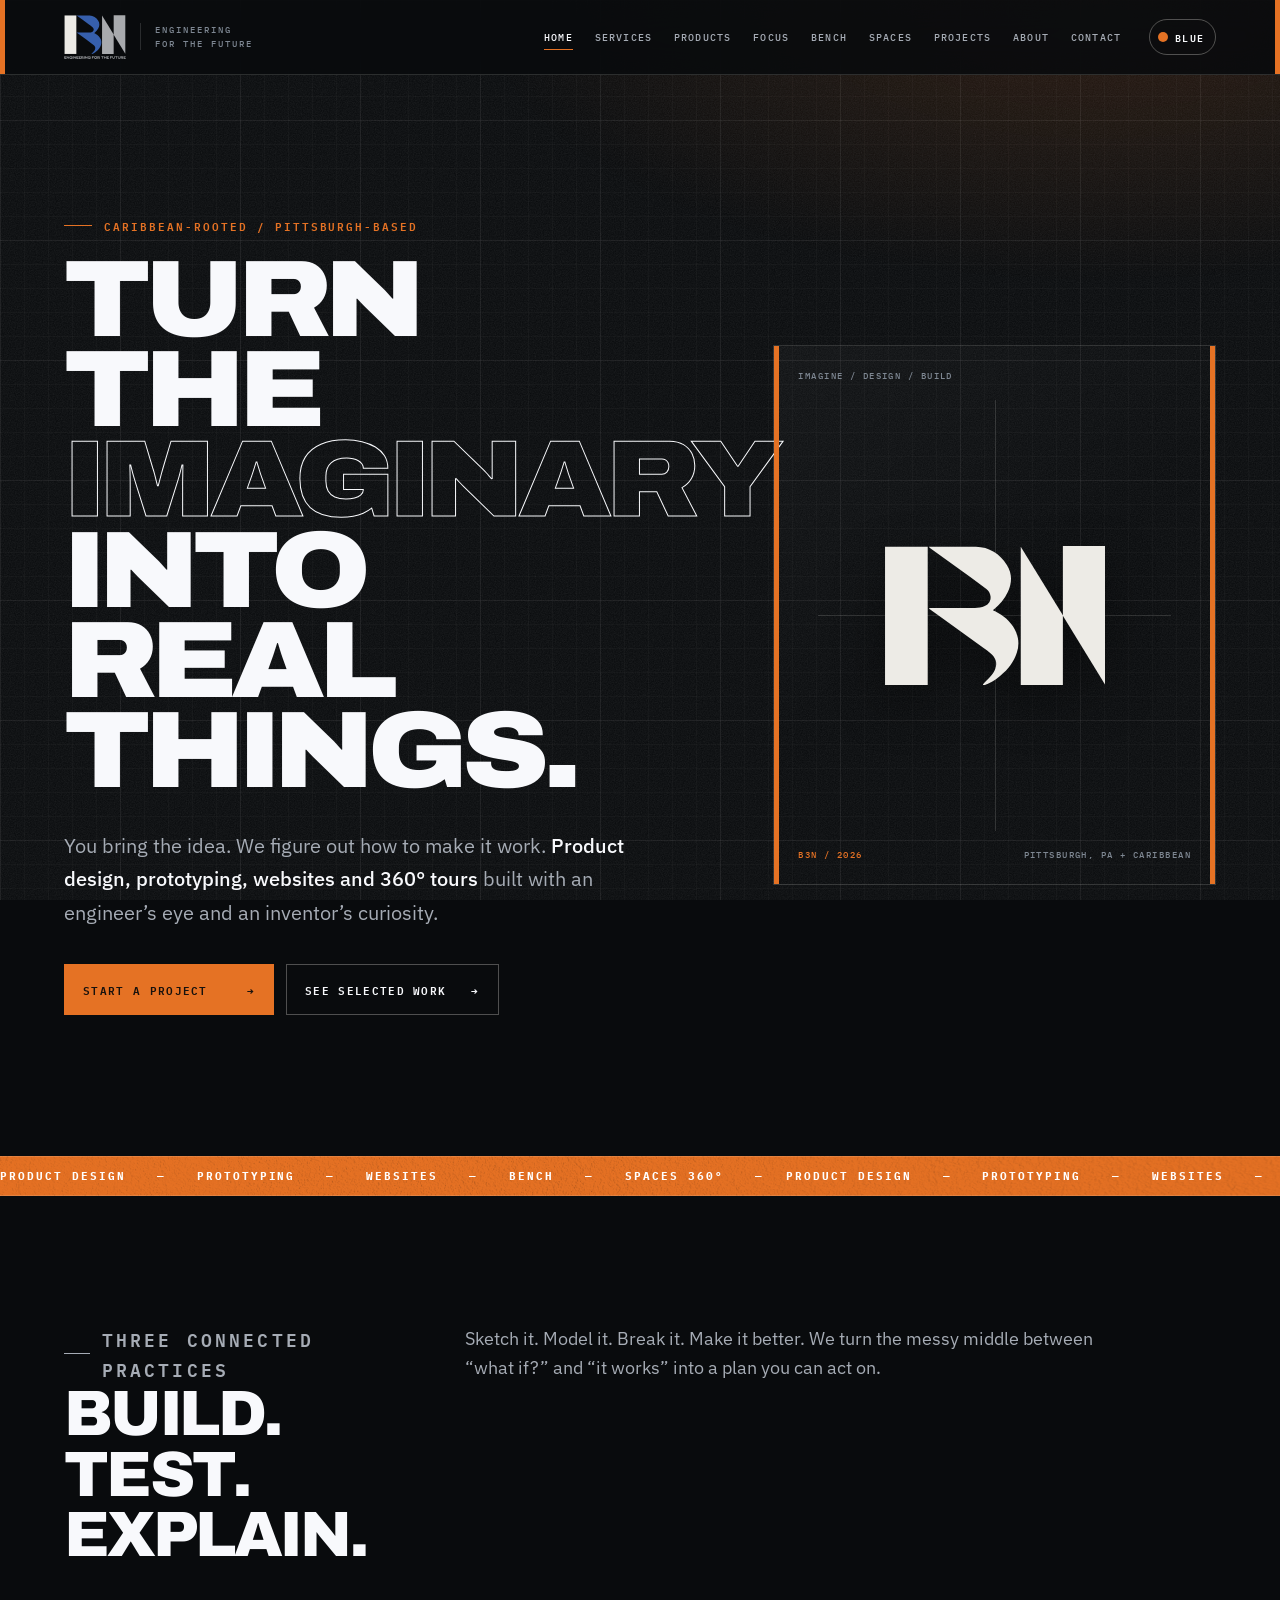
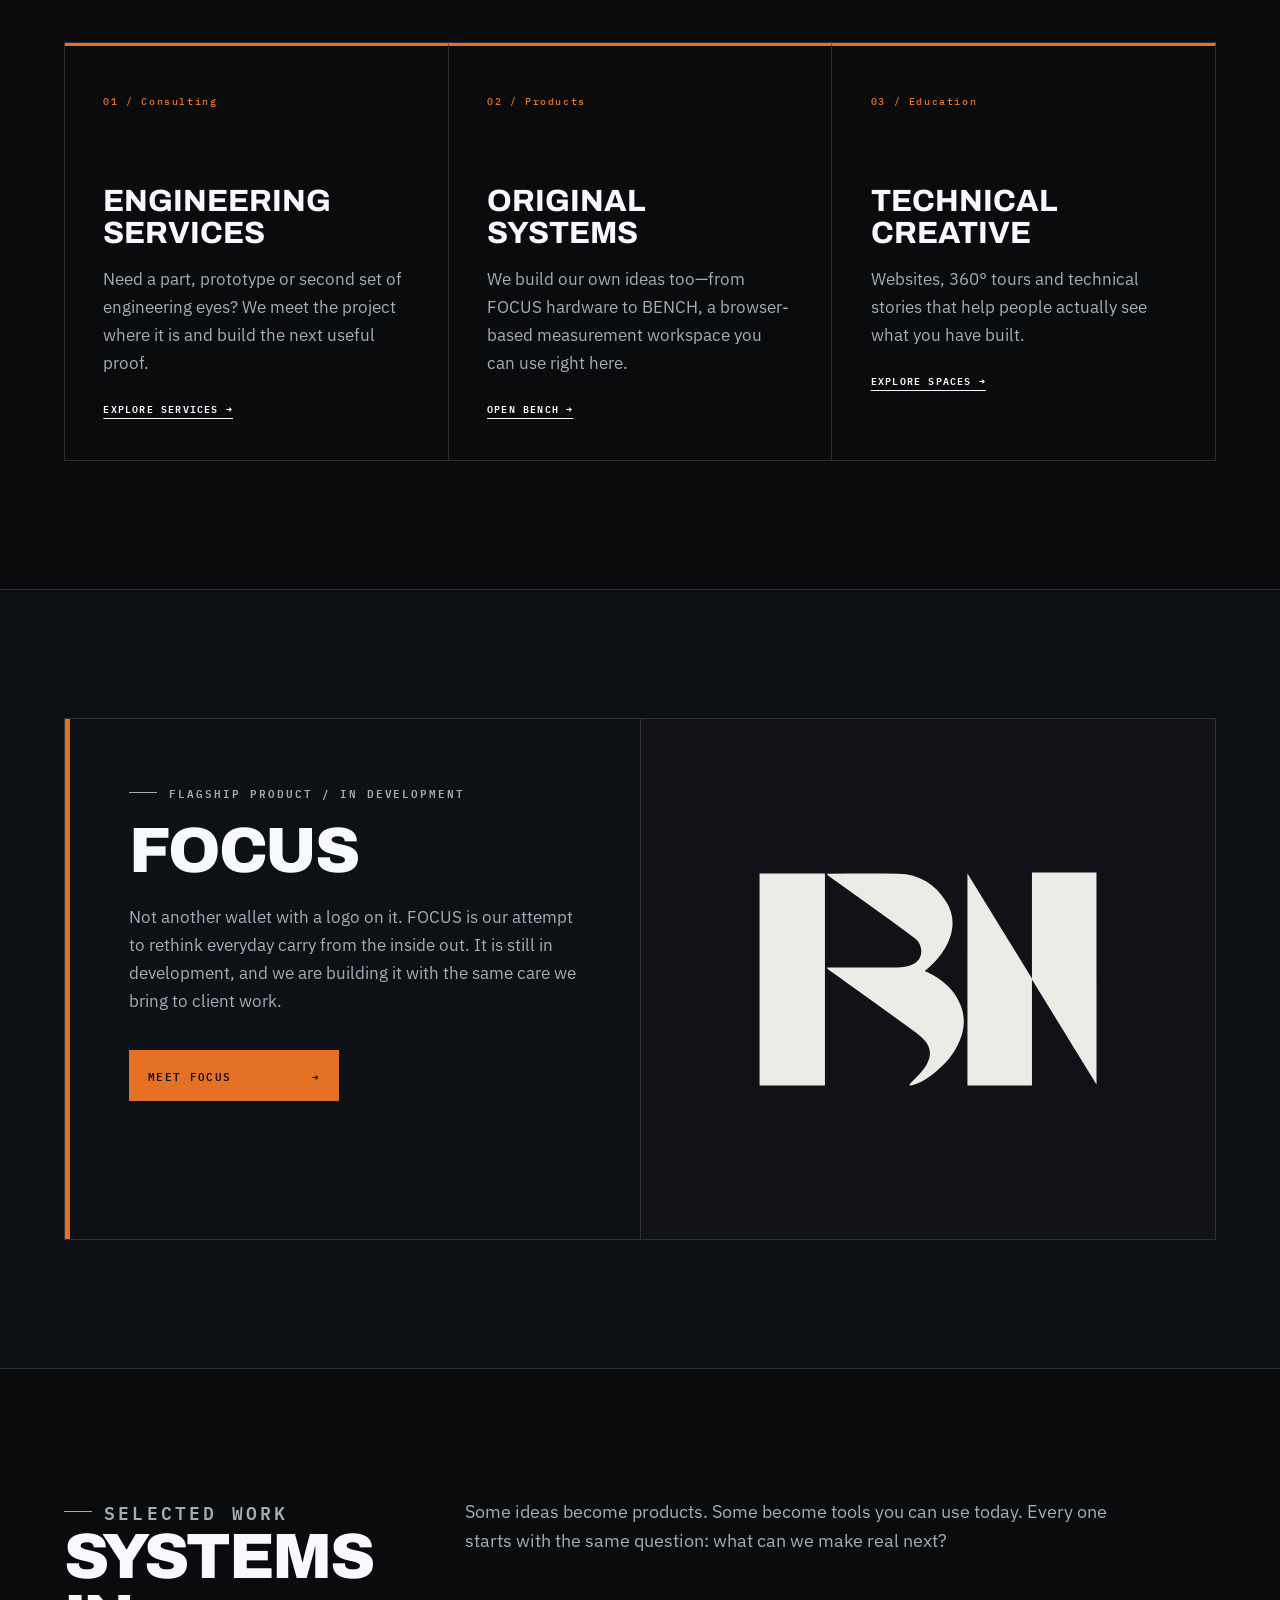
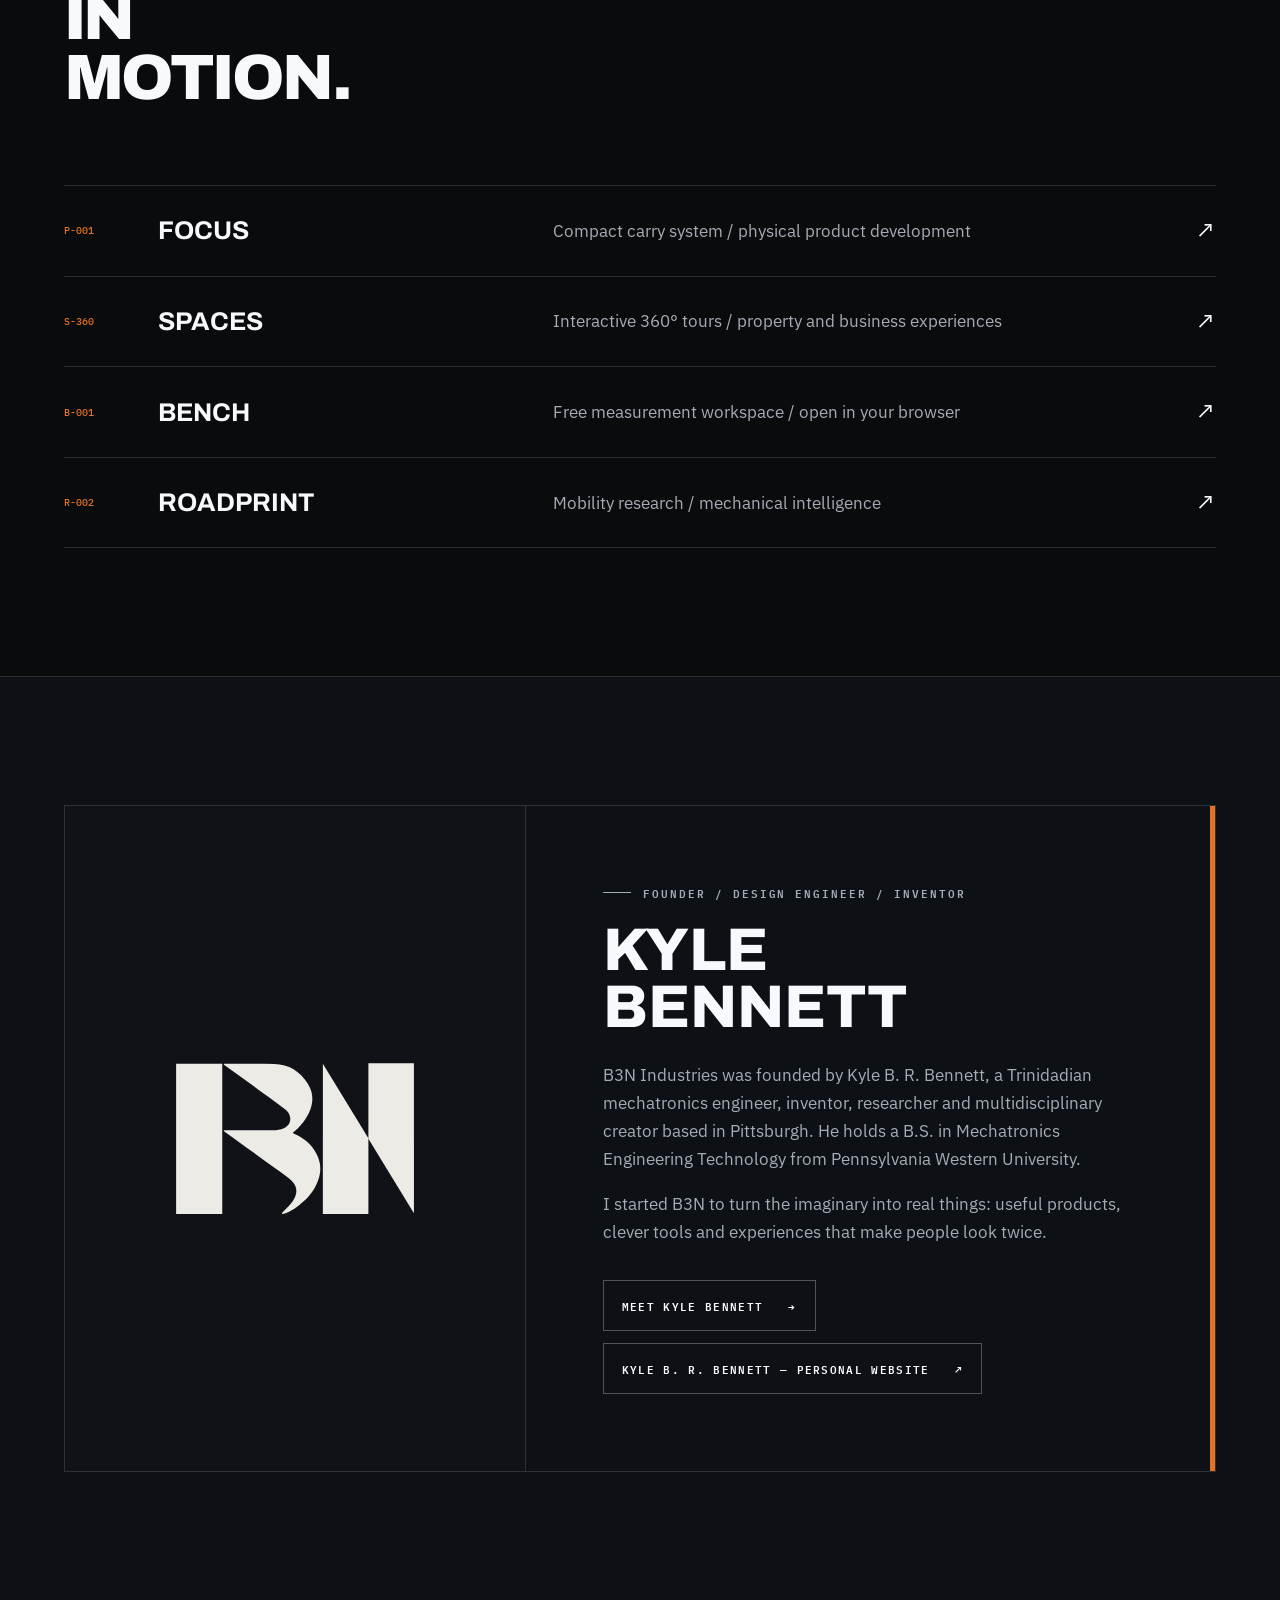
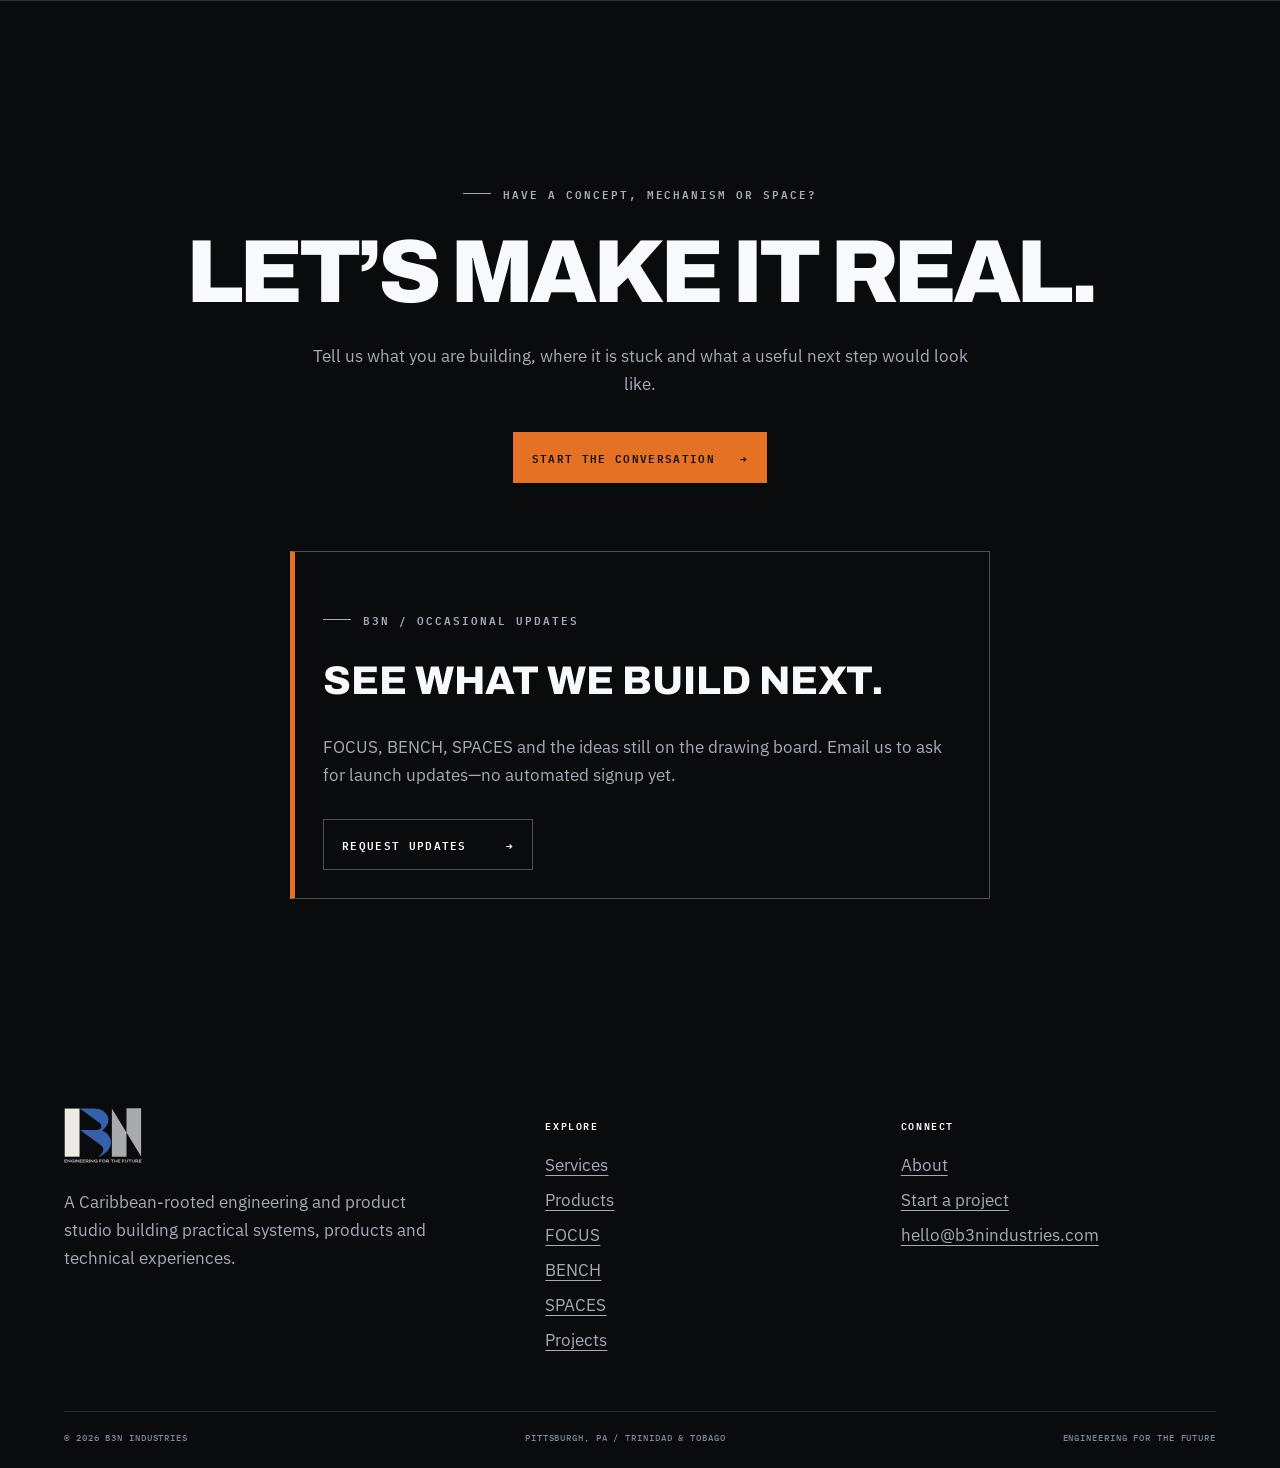
<file: index.html>
<!doctype html>
<html lang="en">
  <head>
    <meta charset="utf-8" />
    <meta name="viewport" content="width=device-width,initial-scale=1" />
    <title>B3N Industries | Product Design, Prototyping &amp; 360° Tours</title>
    <meta
      name="description"
      content="B3N Industries turns bold ideas into real things. Product design, prototyping, websites and SPACES 360° tours from a Caribbean-rooted engineering studio."
    />
    <meta name="robots" content="index,follow,max-image-preview:large" />
    <link rel="canonical" href="https://b3nindustries.com/" />
    <meta property="og:type" content="website" />
    <meta property="og:site_name" content="B3N Industries" />
    <meta
      property="og:title"
      content="B3N Industries | Turn the Imaginary Into Real Things"
    />
    <meta
      property="og:description"
      content="Product design, prototyping, websites and 360° tours. Bring us the idea—we'll help make it real."
    />
    <meta property="og:url" content="https://b3nindustries.com/" />
    <meta
      property="og:image"
      content="https://b3nindustries.com/images/b3n-card-og.png"
    />
    <meta name="twitter:card" content="summary_large_image" />
    <meta
      name="twitter:title"
      content="B3N Industries | Turn the Imaginary Into Real Things"
    />
    <meta
      name="twitter:description"
      content="Product design, prototyping, websites and 360° tours. Bring us the idea—we'll help make it real."
    />
    <meta
      name="twitter:image"
      content="https://b3nindustries.com/images/b3n-card-og.png"
    />
    <meta name="theme-color" content="#090b0d" />
    <link
      rel="icon"
      href="images/brand/b3n-mark-bone.svg"
      type="image/svg+xml"
    />
    <link rel="preconnect" href="https://fonts.googleapis.com" />
    <link rel="preconnect" href="https://fonts.gstatic.com" crossorigin />
    <link
      href="https://fonts.googleapis.com/css2?family=Archivo:wdth,wght@100..125,400..900&amp;family=IBM+Plex+Mono:wght@400;500;600&amp;family=IBM+Plex+Sans:wght@300;400;500;600&amp;display=swap"
      rel="stylesheet"
    />
    <link rel="stylesheet" href="stylesheet.css" />
    <script>
      try {
        document.documentElement.classList.add("js");
        if (localStorage.getItem("b3n-theme") === "blue")
          document.documentElement.setAttribute("data-theme", "blue");
      } catch (e) {}
    </script>
    <script src="script.js" defer></script>
    <script type="application/ld+json">
      {
        "@context": "https://schema.org",
        "@graph": [
          {
            "@type": "Organization",
            "@id": "https://b3nindustries.com/#organization",
            "name": "B3N Industries",
            "url": "https://b3nindustries.com/",
            "logo": "https://b3nindustries.com/images/brand/b3n-logo-onink.svg",
            "description": "A Caribbean-rooted engineering and product development studio working across consulting, products and technical education.",
            "founder": {
              "@id": "https://b3nindustries.com/about.html#kyle-bennett"
            },
            "areaServed": ["United States", "Trinidad and Tobago"]
          },
          {
            "@type": "Person",
            "@id": "https://b3nindustries.com/about.html#kyle-bennett",
            "name": "Kyle B. R. Bennett",
            "url": "https://kylebrbennett.com",
            "sameAs": ["https://kylebrbennett.com"],
            "jobTitle": "Founder, Design Engineer and Inventor",
            "url": "https://kylebrbennett.com/",
            "sameAs": ["https://kylebrbennett.com/"],
            "worksFor": { "@id": "https://b3nindustries.com/#organization" }
          },
          {
            "@type": "WebSite",
            "@id": "https://b3nindustries.com/#website",
            "url": "https://b3nindustries.com/",
            "name": "B3N Industries",
            "publisher": { "@id": "https://b3nindustries.com/#organization" }
          }
        ]
      }
    </script>
  </head>
  <body>
    <a class="skip-link" href="#main-content">Skip to main content</a>
    <nav class="site-nav" aria-label="Main navigation">
      <div class="shell nav-inner">
        <a class="brand" href="index.html" aria-label="B3N Industries home"
          ><img
            src="images/brand/b3n-logo-onink.svg"
            alt="B3N Industries"
          /><span>Engineering<br />for the future</span></a
        ><button
          class="menu-toggle"
          type="button"
          data-menu-toggle
          aria-controls="primary-menu"
          aria-expanded="false"
        >
          Menu
        </button>
        <div class="nav-links" id="primary-menu" data-nav-links>
          <a href="index.html" aria-current="page">Home</a
          ><a href="services.html">Services</a
          ><a href="products.html">Products</a><a href="focus.html">FOCUS</a
          ><a href="bench.html">BENCH</a><a href="spaces.html">SPACES</a
          ><a href="projects.html">Projects</a><a href="about.html">About</a
          ><a href="contact.html">Contact</a>
        </div>
        <button
          class="theme-toggle"
          type="button"
          data-theme-toggle
          aria-label="Switch to blue theme"
        >
          <span class="theme-toggle__dot" aria-hidden="true"></span>
          <span class="t-blue">Blue</span><span class="t-signal">Orange</span>
        </button>
      </div>
    </nav>
    <main id="main-content" tabindex="-1">
      <header class="shell hero">
        <div class="hero-copy">
          <p class="eyebrow">Caribbean-rooted / Pittsburgh-based</p>
          <h1 class="display-title">
            Turn the<br /><span class="outline">imaginary</span><br />into real
            things.
          </h1>
          <p>
            You bring the idea. We figure out how to make it work.
            <strong
              >Product design, prototyping, websites and 360° tours</strong
            >
            built with an engineer’s eye and an inventor’s curiosity.
          </p>
          <div class="actions">
            <a class="btn btn-solid" href="contact.html"
              >Start a project <span aria-hidden="true">→</span></a
            ><a class="btn" href="projects.html"
              >See selected work <span aria-hidden="true">→</span></a
            >
          </div>
        </div>
        <div
          class="hero-visual"
          role="img"
          aria-label="B3N Industries engineering identity"
        >
          <span class="orbit-label a">Imagine / Design / Build</span
          ><span class="orbit-label b">Pittsburgh, PA + Caribbean</span
          ><span class="orbit-label c">B3N / 2026</span>
          <div class="mark-assembly">
            <img src="images/brand/b3n-mark-bone.svg" alt="" />
          </div>
        </div>
      </header>
      <div class="signal" aria-hidden="true">
        <div class="signal-track">
          <span
            >Product design <i>—</i> Prototyping <i>—</i> Websites
            <i>—</i> BENCH <i>—</i> SPACES 360° <i>—</i></span
          ><span
            >Product design <i>—</i> Prototyping <i>—</i> Websites
            <i>—</i> BENCH <i>—</i> SPACES 360° <i>—</i></span
          >
        </div>
      </div>
      <section class="section">
        <div class="shell">
          <div class="section-head">
            <div>
              <p class="eyebrow">Three connected practices</p>
              <h2>Build. Test.<br />Explain.</h2>
            </div>
            <p>
              Sketch it. Model it. Break it. Make it better. We turn the messy
              middle between “what if?” and “it works” into a plan you can act
              on.
            </p>
          </div>
          <div class="cards">
            <article class="card">
              <span class="num">01 / Consulting</span>
              <h3>Engineering services</h3>
              <p>
                Need a part, prototype or second set of engineering eyes? We
                meet the project where it is and build the next useful proof.
              </p>
              <a href="services.html">Explore services →</a>
            </article>
            <article class="card">
              <span class="num">02 / Products</span>
              <h3>Original systems</h3>
              <p>
                We build our own ideas too—from FOCUS hardware to BENCH, a
                browser-based measurement workspace you can use right here.
              </p>
              <a href="bench.html">Open BENCH →</a>
            </article>
            <article class="card">
              <span class="num">03 / Education</span>
              <h3>Technical creative</h3>
              <p>
                Websites, 360° tours and technical stories that help people
                actually see what you have built.
              </p>
              <a href="spaces.html">Explore SPACES →</a>
            </article>
          </div>
        </div>
      </section>
      <section class="section">
        <div class="shell feature">
          <div class="feature-copy">
            <p class="eyebrow">Flagship product / In development</p>
            <h2>FOCUS</h2>
            <p>
              Not another wallet with a logo on it. FOCUS is our attempt to
              rethink everyday carry from the inside out. It is still in
              development, and we are building it with the same care we bring to
              client work.
            </p>
            <div class="actions">
              <a class="btn btn-solid" href="focus.html"
                >Meet FOCUS <span aria-hidden="true">→</span></a
              >
            </div>
          </div>
          <div class="feature-media">
            <img
              src="images/brand/b3n-mark-bone.svg"
              alt="B3N mark representing the FOCUS product development program"
            />
          </div>
        </div>
      </section>
      <section class="section">
        <div class="shell">
          <div class="section-head">
            <div>
              <p class="eyebrow">Selected work</p>
              <h2>Systems in<br />motion.</h2>
            </div>
            <p>
              Some ideas become products. Some become tools you can use today.
              Every one starts with the same question: what can we make real
              next?
            </p>
          </div>
          <div class="project-list">
            <a class="project-row" href="focus.html"
              ><span class="id">P-001</span>
              <h3>FOCUS</h3>
              <p>Compact carry system / physical product development</p>
              <span class="arrow" aria-hidden="true">↗</span></a
            ><a class="project-row" href="spaces.html"
              ><span class="id">S-360</span>
              <h3>SPACES</h3>
              <p>Interactive 360° tours / property and business experiences</p>
              <span class="arrow" aria-hidden="true">↗</span></a
            ><a class="project-row" href="bench.html"
              ><span class="id">B-001</span>
              <h3>BENCH</h3>
              <p>Free measurement workspace / open in your browser</p>
              <span class="arrow" aria-hidden="true">↗</span></a
            ><a class="project-row" href="projects.html#roadprint"
              ><span class="id">R-002</span>
              <h3>Roadprint</h3>
              <p>Mobility research / mechanical intelligence</p>
              <span class="arrow" aria-hidden="true">↗</span></a
            >
          </div>
        </div>
      </section>
      <section class="section">
        <div class="shell founder">
          <div class="founder-mark">
            <img src="images/brand/b3n-mark-bone.svg" alt="" />
          </div>
          <div class="founder-copy">
            <p class="eyebrow">Founder / Design Engineer / Inventor</p>
            <h2>Kyle<br />Bennett</h2>
            <p>
              B3N Industries was founded by Kyle B. R. Bennett, a Trinidadian
              mechatronics engineer, inventor, researcher and multidisciplinary
              creator based in Pittsburgh. He holds a B.S. in Mechatronics
              Engineering Technology from Pennsylvania Western University.
            </p>
            <p>
              I started B3N to turn the imaginary into real things: useful
              products, clever tools and experiences that make people look
              twice.
            </p>
            <div class="actions">
              <a class="btn" href="about.html#founder"
                >Meet Kyle Bennett <span aria-hidden="true">→</span></a
              ><a class="btn" href="https://kylebrbennett.com/"
                >Kyle B. R. Bennett — personal website <span aria-hidden="true">↗</span></a
              >
            </div>
          </div>
        </div>
      </section>
      <section class="shell cta">
        <p class="eyebrow eyebrow-center">
          Have a concept, mechanism or space?
        </p>
        <h2>Let’s make it real.</h2>
        <p>
          Tell us what you are building, where it is stuck and what a useful
          next step would look like.
        </p>
        <div class="actions">
          <a class="btn btn-solid" href="contact.html"
            >Start the conversation <span aria-hidden="true">→</span></a
          >
        </div>
        <div class="updates-callout">
          <p class="eyebrow">B3N / occasional updates</p>
          <h3>See what we build next.</h3>
          <p>FOCUS, BENCH, SPACES and the ideas still on the drawing board. Email us to ask for launch updates—no automated signup yet.</p>
          <a class="btn" href="mailto:hello@b3nindustries.com?subject=B3N%20updates%20request&amp;body=Hi%20B3N%2C%20please%20let%20me%20know%20when%20you%20have%20updates.%0A">Request updates <span aria-hidden="true">→</span></a>
        </div>
      </section>
    </main>
    <footer>
      <div class="footer-grid">
        <div class="footer-brand">
          <img src="images/brand/b3n-logo-onink.svg" alt="B3N Industries" />
          <p>
            A Caribbean-rooted engineering and product studio building practical
            systems, products and technical experiences.
          </p>
        </div>
        <div>
          <h2>Explore</h2>
          <ul>
            <li><a href="services.html">Services</a></li>
            <li><a href="products.html">Products</a></li>
            <li><a href="focus.html">FOCUS</a></li>
            <li><a href="bench.html">BENCH</a></li>
            <li><a href="spaces.html">SPACES</a></li>
            <li><a href="projects.html">Projects</a></li>
          </ul>
        </div>
        <div>
          <h2>Connect</h2>
          <ul>
            <li><a href="about.html">About</a></li>
            <li><a href="contact.html">Start a project</a></li>
            <li>
              <a href="mailto:hello@b3nindustries.com"
                >hello@b3nindustries.com</a
              >
            </li>
          </ul>
        </div>
      </div>
      <div class="footer-base">
        <span>© 2026 B3N Industries</span
        ><span>Pittsburgh, PA / Trinidad &amp; Tobago</span
        ><span>Engineering for the future</span>
      </div>
    </footer>
  </body>
</html>
</file>
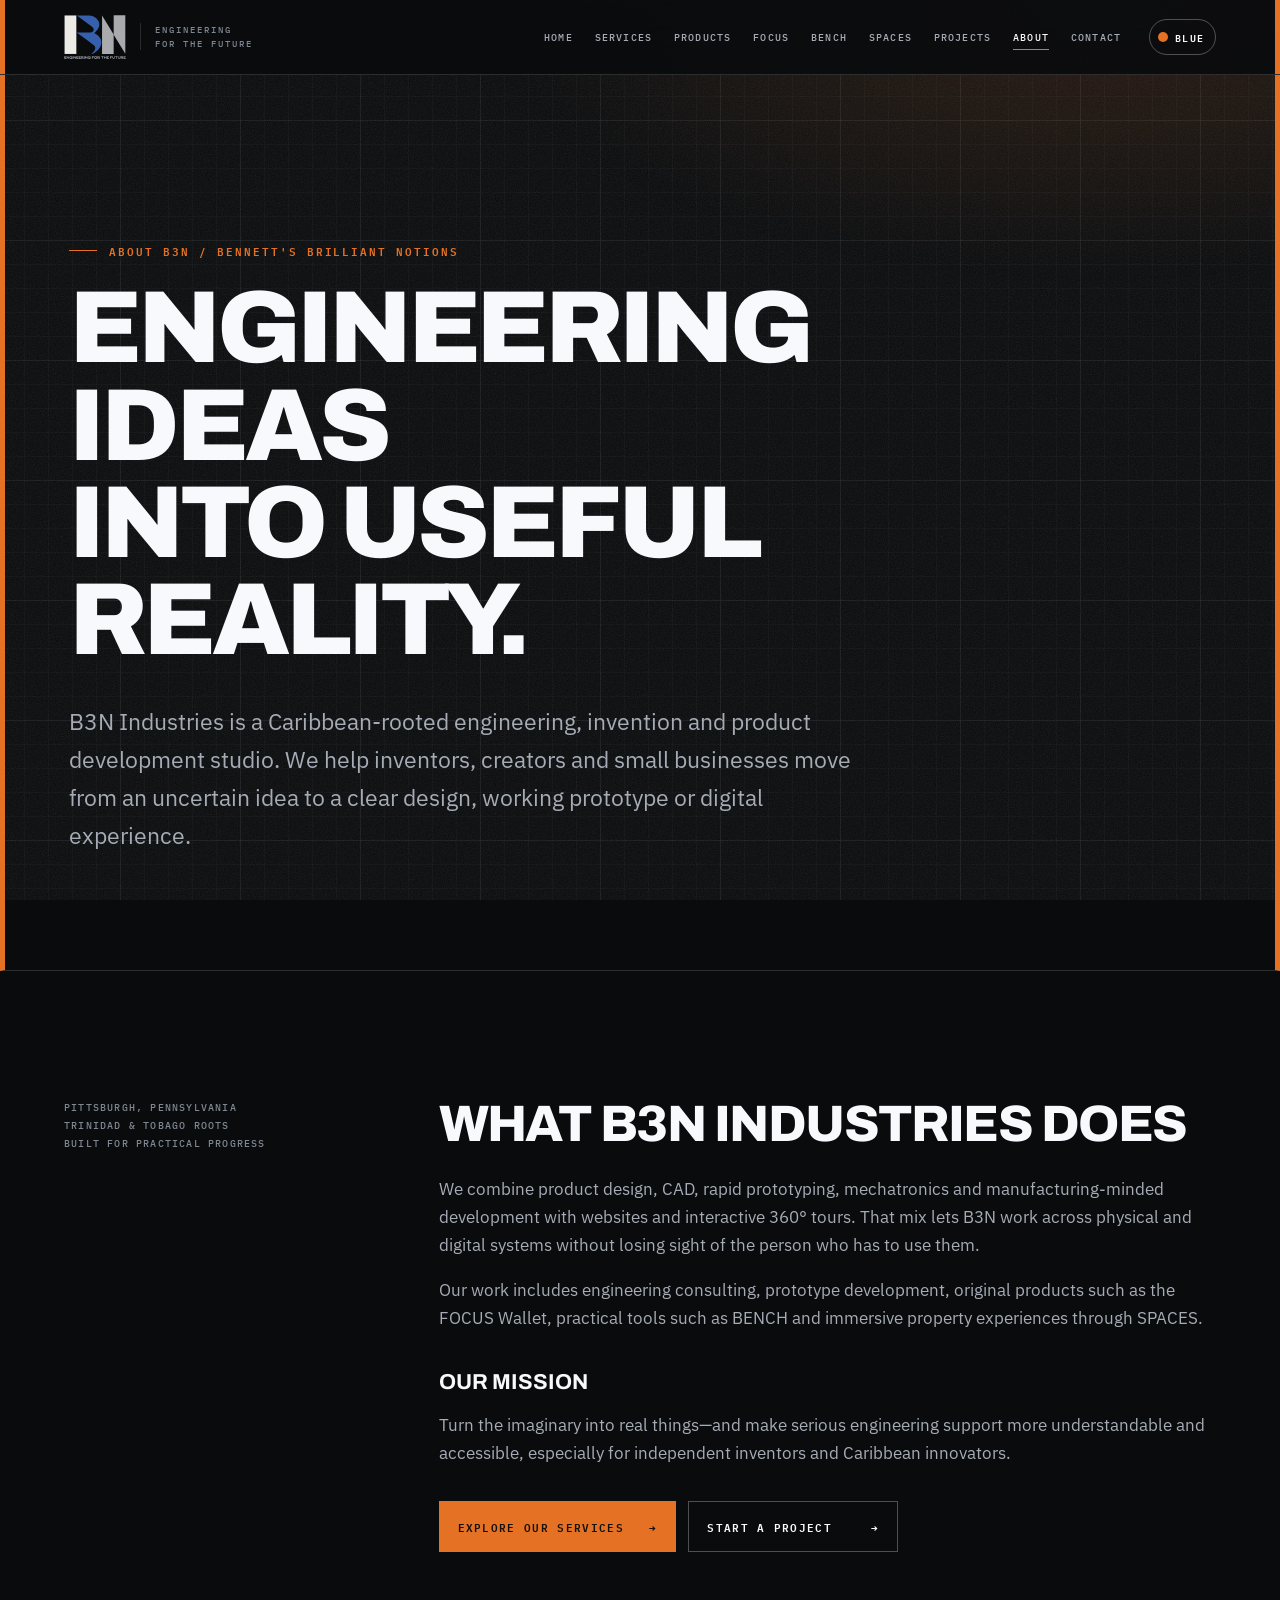
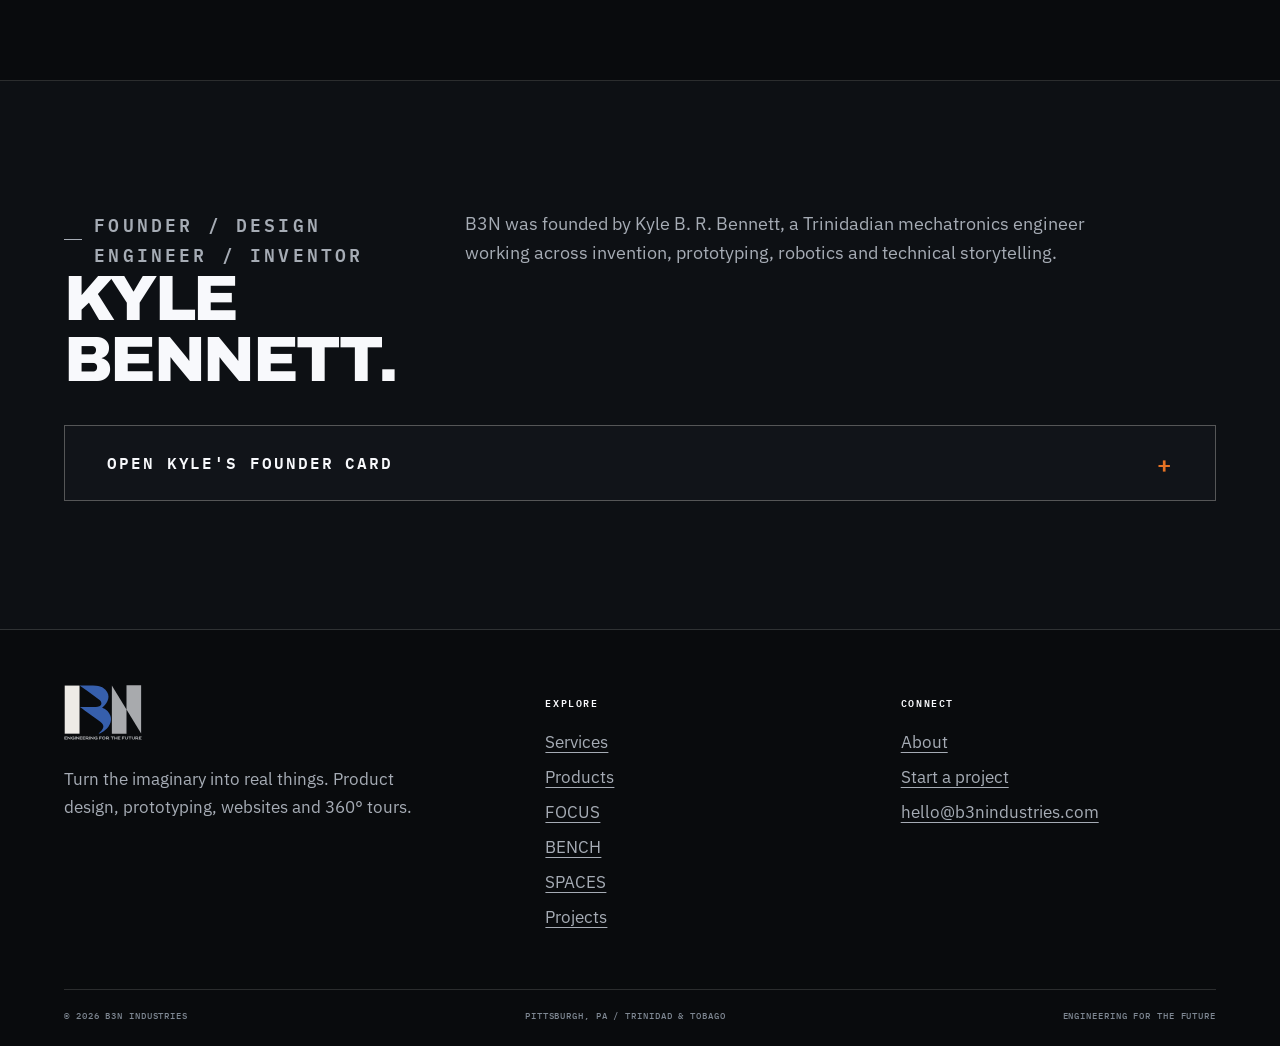
<file: about.html>
<!doctype html>
<html lang="en">
  <head>
    <meta charset="utf-8" />
    <meta name="viewport" content="width=device-width,initial-scale=1" />
    <title>About B3N Industries | Engineering Studio &amp; Kyle Bennett</title>
    <meta
      name="description"
      content="B3N Industries is a Caribbean-rooted engineering and product development studio founded by mechatronics engineer and inventor Kyle B. R. Bennett. Explore our mission, capabilities and founder."
    />
    <meta name="robots" content="index,follow,max-image-preview:large" />
    <link rel="canonical" href="https://b3nindustries.com/about.html" />
    <meta property="og:type" content="website" />
    <meta property="og:site_name" content="B3N Industries" />
    <meta
      property="og:title"
      content="About B3N Industries | Engineering for the Future"
    />
    <meta
      property="og:description"
      content="A Caribbean-rooted engineering studio turning ideas into products, prototypes and digital experiences."
    />
    <meta property="og:url" content="https://b3nindustries.com/about.html" />
    <meta
      property="og:image"
      content="https://b3nindustries.com/images/b3n-card-og.png"
    />
    <meta name="twitter:card" content="summary_large_image" />
    <meta name="theme-color" content="#090b0d" />
    <link
      rel="icon"
      href="images/brand/b3n-mark-bone.svg"
      type="image/svg+xml"
    />
    <link rel="preconnect" href="https://fonts.googleapis.com" />
    <link rel="preconnect" href="https://fonts.gstatic.com" crossorigin />
    <link
      href="https://fonts.googleapis.com/css2?family=Archivo:wdth,wght@100..125,400..900&amp;family=IBM+Plex+Mono:wght@400;500;600&amp;family=IBM+Plex+Sans:wght@300;400;500;600&amp;display=swap"
      rel="stylesheet"
    />
    <link rel="stylesheet" href="stylesheet.css" />
    <script>
      try {
        document.documentElement.classList.add("js");
        if (localStorage.getItem("b3n-theme") === "blue")
          document.documentElement.setAttribute("data-theme", "blue");
      } catch (e) {}
    </script>
    <script src="script.js" defer></script>
    <script type="application/ld+json">
      {
        "@context": "https://schema.org",
        "@graph": [
          {
            "@type": "AboutPage",
            "@id": "https://b3nindustries.com/about.html#about",
            "url": "https://b3nindustries.com/about.html",
            "name": "About B3N Industries",
            "description": "Company profile for B3N Industries, a Caribbean-rooted engineering and product development studio serving inventors, creators and businesses.",
            "mainEntity": { "@id": "https://b3nindustries.com/#organization" }
          },
          {
            "@type": "Organization",
            "@id": "https://b3nindustries.com/#organization",
            "name": "B3N Industries",
            "url": "https://b3nindustries.com/",
            "logo": "https://b3nindustries.com/images/brand/b3n-logo-onink.svg",
            "description": "A Caribbean-rooted engineering, product design and prototyping studio working across physical products, websites and interactive 360-degree experiences.",
            "founder": {
              "@id": "https://b3nindustries.com/about.html#kyle-bennett"
            },
            "areaServed": ["United States", "Trinidad and Tobago"]
          },
          {
            "@type": "Person",
            "@id": "https://b3nindustries.com/about.html#kyle-bennett",
            "name": "Kyle B. R. Bennett",
            "alternateName": "Kyle Bennett",
            "url": "https://kylebrbennett.com",
            "sameAs": ["https://kylebrbennett.com"],
            "jobTitle": "Founder, Design Engineer and Inventor",
            "description": "Trinidadian mechatronics engineer, inventor and founder of B3N Industries, based in Pittsburgh, Pennsylvania.",
            "worksFor": { "@id": "https://b3nindustries.com/#organization" },
            "email": "kyle.b.r.bennett@gmail.com",
            "telephone": "+1-475-313-6591"
          }
        ]
      }
    </script>
  </head>
  <body>
    <a class="skip-link" href="#main-content">Skip to main content</a>
    <nav class="site-nav" aria-label="Main navigation">
      <div class="shell nav-inner">
        <a class="brand" href="index.html" aria-label="B3N Industries home"
          ><img
            src="images/brand/b3n-logo-onink.svg"
            alt="B3N Industries"
          /><span>Engineering<br />for the future</span></a
        ><button
          class="menu-toggle"
          type="button"
          data-menu-toggle
          aria-controls="primary-menu"
          aria-expanded="false"
        >
          Menu
        </button>
        <div class="nav-links" id="primary-menu" data-nav-links>
          <a href="index.html">Home</a><a href="services.html">Services</a
          ><a href="products.html">Products</a><a href="focus.html">FOCUS</a
          ><a href="bench.html">BENCH</a><a href="spaces.html">SPACES</a
          ><a href="projects.html">Projects</a
          ><a href="about.html" aria-current="page">About</a
          ><a href="contact.html">Contact</a>
        </div>
        <button
          class="theme-toggle"
          type="button"
          data-theme-toggle
          aria-label="Switch to blue theme"
        >
          <span class="theme-toggle__dot" aria-hidden="true"></span>
          <span class="t-blue">Blue</span><span class="t-signal">Orange</span>
        </button>
      </div>
    </nav>
    <main id="main-content" tabindex="-1">
      <header class="page-hero">
        <div class="shell">
          <p class="eyebrow">About B3N / Bennett's Brilliant Notions</p>
          <h1>Engineering ideas<br />into useful reality.</h1>
          <p class="lede">
            B3N Industries is a Caribbean-rooted engineering, invention and
            product development studio. We help inventors, creators and small
            businesses move from an uncertain idea to a clear design, working
            prototype or digital experience.
          </p>
        </div>
      </header>

      <section class="section">
        <div class="shell content-grid">
          <div class="side-note">
            Pittsburgh, Pennsylvania<br />Trinidad &amp; Tobago roots<br />Built
            for practical progress
          </div>
          <div class="prose">
            <h2>What B3N Industries does</h2>
            <p>
              We combine product design, CAD, rapid prototyping, mechatronics
              and manufacturing-minded development with websites and interactive
              360° tours. That mix lets B3N work across physical and digital
              systems without losing sight of the person who has to use them.
            </p>
            <p>
              Our work includes engineering consulting, prototype development,
              original products such as the FOCUS Wallet, practical tools such
              as BENCH and immersive property experiences through SPACES.
            </p>
            <h3>Our mission</h3>
            <p>
              Turn the imaginary into real things—and make serious engineering
              support more understandable and accessible, especially for
              independent inventors and Caribbean innovators.
            </p>
            <div class="actions">
              <a class="btn btn-solid" href="services.html"
                >Explore our services <span aria-hidden="true">→</span></a
              ><a class="btn" href="contact.html"
                >Start a project <span aria-hidden="true">→</span></a
              >
            </div>
          </div>
        </div>
      </section>

      <section class="section founder-section" id="founder">
        <div class="shell">
          <div class="section-head">
            <div>
              <p class="eyebrow">Founder / Design Engineer / Inventor</p>
              <h2>Kyle<br />Bennett.</h2>
            </div>
            <p>
              B3N was founded by Kyle B. R. Bennett, a Trinidadian mechatronics
              engineer working across invention, prototyping, robotics and
              technical storytelling.
            </p>
          </div>

          <details class="founder-disclosure">
            <summary>
              <span>Open Kyle's founder card</span>
              <span aria-hidden="true">+</span>
            </summary>
            <div class="founder-card-wrap" id="kyle-bennett">
              <div
                class="business-card business-card-front"
                aria-label="B3N Industries business card front"
              >
                <img
                  src="images/brand/b3n-mark-bone.svg"
                  alt="B3N Industries geometric BN logo"
                />
                <p>B3N Industries</p>
                <span>Engineering for the future</span>
              </div>
              <article
                class="business-card business-card-back"
                aria-labelledby="founder-name"
              >
                <div class="business-card-identity">
                  <div>
                    <h2 id="founder-name">Kyle Bennett</h2>
                    <p class="founder-full-name">Kyle B. R. Bennett</p>
                    <p class="founder-role">
                      Founder <span aria-hidden="true">|</span> Design Engineer
                      <span aria-hidden="true">|</span> Inventor
                    </p>
                    <div class="business-card-rule" aria-hidden="true"></div>
                    <address>
                      <a href="mailto:kyle.b.r.bennett@gmail.com"
                        >kyle.b.r.bennett@gmail.com</a
                      ><a href="tel:+14753136591">(475) 313-6591</a
                      ><a href="index.html">b3nindustries.com</a>
                    </address>
                  </div>
                  <img
                    src="images/brand/b3n-logo-black.svg"
                    alt="B3N Industries logo"
                  />
                </div>
                <div class="business-card-services">
                  <h3>B3N Industries</h3>
                  <p>
                    Product Design <span aria-hidden="true">•</span> Prototyping
                    <span aria-hidden="true">•</span> Websites &amp; 360° Tours
                  </p>
                </div>
              </article>
              <div class="actions founder-actions">
                <a
                  class="btn btn-solid"
                  href="https://kylebrbennett.com"
                  rel="me"
                  >Visit Kyle's personal website
                  <span aria-hidden="true">↗</span></a
                >
              </div>
            </div>
          </details>
        </div>
      </section>
    </main>
    <footer>
      <div class="footer-grid">
        <div class="footer-brand">
          <img src="images/brand/b3n-logo-onink.svg" alt="B3N Industries" />
          <p>
            Turn the imaginary into real things. Product design, prototyping,
            websites and 360° tours.
          </p>
        </div>
        <div>
          <h2>Explore</h2>
          <ul>
            <li><a href="services.html">Services</a></li>
            <li><a href="products.html">Products</a></li>
            <li><a href="focus.html">FOCUS</a></li>
            <li><a href="bench.html">BENCH</a></li>
            <li><a href="spaces.html">SPACES</a></li>
            <li><a href="projects.html">Projects</a></li>
          </ul>
        </div>
        <div>
          <h2>Connect</h2>
          <ul>
            <li><a href="about.html">About</a></li>
            <li><a href="contact.html">Start a project</a></li>
            <li>
              <a href="mailto:hello@b3nindustries.com"
                >hello@b3nindustries.com</a
              >
            </li>
          </ul>
        </div>
      </div>
      <div class="footer-base">
        <span>© 2026 B3N Industries</span
        ><span>Pittsburgh, PA / Trinidad &amp; Tobago</span
        ><span>Engineering for the future</span>
      </div>
    </footer>
  </body>
</html>
</file>
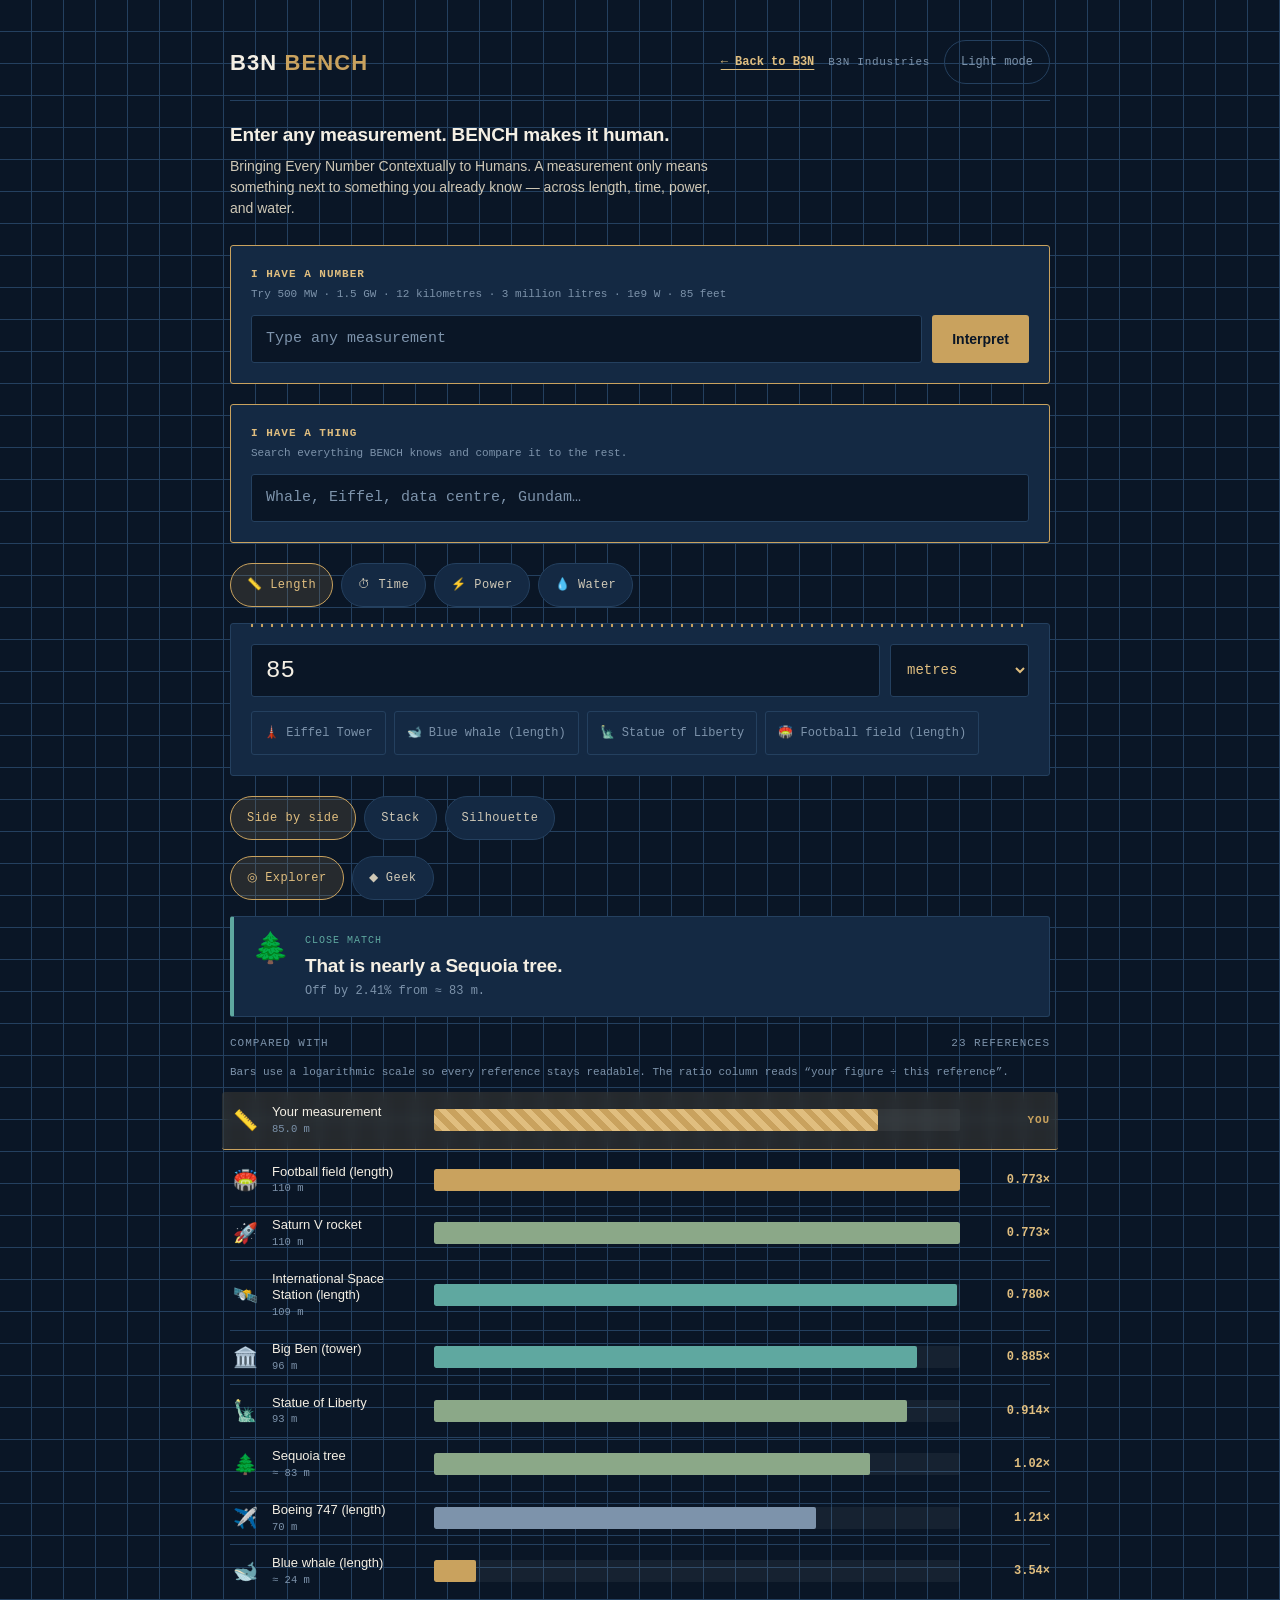
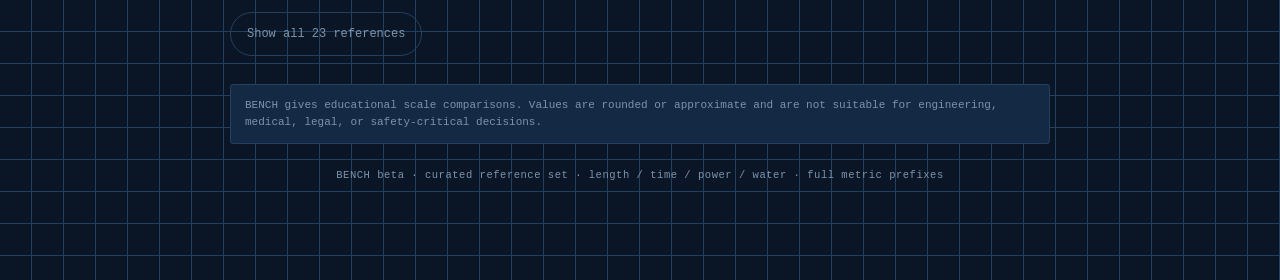
<file: bench.html>
<!DOCTYPE html>
<html lang="en" data-theme="dark">
<head>
<meta charset="UTF-8">
<meta name="viewport" content="width=device-width, initial-scale=1">
<meta name="description" content="BENCH turns any measurement into something you already know — across length, time, power, and water.">
<meta name="theme-color" content="#0a1626" media="(prefers-color-scheme: dark)">
<meta name="theme-color" content="#f7f3ea" media="(prefers-color-scheme: light)">
<meta name="apple-mobile-web-app-capable" content="yes">
<meta name="apple-mobile-web-app-title" content="BENCH">
<title>BENCH — make any measurement human</title>



<!-- Applies the saved theme before first paint, so light-mode users never see a navy flash. -->
<script>
/* Runs before first paint: applies the saved theme so light-mode users never
   see a flash of the dark background. Kept tiny and dependency-free. */
(function () {
  try {
    var saved = JSON.parse(localStorage.getItem('bench:v2') || '{}');
    if (saved.theme === 'light' || saved.theme === 'dark') {
      document.documentElement.dataset.theme = saved.theme;
      return;
    }
  } catch (e) { /* ignore */ }
  if (window.matchMedia && window.matchMedia('(prefers-color-scheme: light)').matches) {
    document.documentElement.dataset.theme = 'light';
  }
})();

</script>
<style>
/* BENCH — blueprint identity.
   Fonts are system stacks: no third-party requests, works offline, no
   privacy question, and no flash of unstyled text. */

:root {
  --font-display: ui-sans-serif, "Segoe UI", Roboto, "Helvetica Neue", Arial, sans-serif;
  --font-body: ui-sans-serif, "Segoe UI", Roboto, "Helvetica Neue", Arial, sans-serif;
  --font-mono: ui-monospace, SFMono-Regular, "SF Mono", Menlo, Consolas, "Liberation Mono", monospace;

  --surface: #0a1626;
  --panel: #142943;
  --rule: #24405f;
  --accent: #c9a25e;
  --accent-bright: #e0be7f;
  --accent-soft: rgba(201, 162, 94, 0.14);
  --ink: #f4efe4;
  --ink-dim: #cfc8b6;
  --muted: #7d93ab;
  --teal: #5fa8a0;
  --rust: #c0674a;
  --track: rgba(255, 255, 255, 0.05);
}

:root[data-theme="light"] {
  --surface: #f7f3ea;
  --panel: #ffffff;
  --rule: #ddd4bd;
  --accent: #a67c2e;
  --accent-bright: #7d5717;
  --accent-soft: rgba(166, 124, 46, 0.12);
  --ink: #1c1a16;
  --ink-dim: #4a453b;
  --muted: #5a6b7d;
  --teal: #2f7a72;
  --rust: #a34d33;
  --track: rgba(0, 0, 0, 0.07);
}

* { box-sizing: border-box; }

html { color-scheme: dark; }
:root[data-theme="light"] { color-scheme: light; }

body {
  margin: 0;
  padding: 40px 24px 96px;
  min-height: 100vh;
  background-color: var(--surface);
  background-image:
    linear-gradient(var(--rule) 1px, transparent 1px),
    linear-gradient(90deg, var(--rule) 1px, transparent 1px);
  background-size: 32px 32px;
  background-position: -1px -1px;
  color: var(--ink);
  font-family: var(--font-body);
  font-size: 15px;
  line-height: 1.5;
  -webkit-text-size-adjust: 100%;
}

.wrap { max-width: 820px; margin: 0 auto; }

h1, h2, p, ul, ol { margin: 0; }
ul { list-style: none; padding: 0; }

/* ------------------------------------------------------------- header -- */

.masthead {
  display: flex; align-items: center; justify-content: space-between;
  gap: 12px; flex-wrap: wrap;
  padding-bottom: 16px; margin-bottom: 20px;
  border-bottom: 1px solid var(--rule);
}
.logo {
  font-family: var(--font-display); font-weight: 700; font-size: 22px;
  letter-spacing: 0.05em; margin: 0;
}
.logo span { color: var(--accent); }
.masthead-right { display: flex; align-items: center; gap: 14px; }
.home-link { color: var(--accent-bright); font: 600 12px var(--font-mono); text-decoration: underline; text-underline-offset: 4px; }
.home-link:focus-visible { outline: 2px solid var(--accent-bright); outline-offset: 4px; }
.org { font-family: var(--font-mono); font-size: 11px; color: var(--muted); letter-spacing: 0.06em; }

.lede {
  font-family: var(--font-display); font-size: 19px; font-weight: 600;
  letter-spacing: -0.01em; margin-bottom: 6px;
}
.sub { font-size: 14px; color: var(--ink-dim); margin-bottom: 26px; max-width: 62ch; }

/* -------------------------------------------------------------- panels -- */

.panel {
  background: var(--panel);
  border: 1px solid var(--rule);
  border-radius: 3px;
  padding: 20px;
  margin-bottom: 20px;
}
.panel--accent { border-color: var(--accent); }

.panel-label {
  font-family: var(--font-mono); font-size: 11px; letter-spacing: 0.09em;
  text-transform: uppercase; color: var(--accent-bright); margin-bottom: 4px;
}
.panel-hint { font-family: var(--font-mono); font-size: 11px; color: var(--muted); margin-bottom: 12px; }

.field-row { display: flex; gap: 10px; align-items: stretch; }
.field-row input[type="text"],
.field-row input[type="number"],
.field-row input[type="search"] {
  flex: 1; min-width: 0;
  background: var(--surface); color: var(--ink);
  border: 1px solid var(--rule); border-radius: 3px;
  font-family: var(--font-mono); font-size: 15px;
  padding: 12px 14px; min-height: 48px;
}
input::placeholder { color: var(--muted); }

.primary-btn {
  background: var(--accent); color: #0a1626; border: none; border-radius: 3px;
  font-family: var(--font-display); font-weight: 600; font-size: 14px;
  padding: 0 20px; min-height: 48px; cursor: pointer; white-space: nowrap;
}
.primary-btn:hover { background: var(--accent-bright); }

.ghost-btn {
  background: transparent; border: 1px solid var(--rule); color: var(--muted);
  font-family: var(--font-mono); font-size: 12px;
  padding: 10px 16px; min-height: 44px; border-radius: 22px; cursor: pointer;
}
.ghost-btn:hover { border-color: var(--accent); color: var(--accent-bright); }

.row-actions { display: flex; flex-wrap: wrap; gap: 8px; margin-top: 14px; }

/* ------------------------------------------------------------ controls -- */

.control-group { display: flex; flex-wrap: wrap; gap: 8px; margin-bottom: 16px; }
.control-group[hidden] { display: none; }

.chip {
  font-family: var(--font-mono); font-size: 12px; letter-spacing: 0.04em;
  background: var(--panel); border: 1px solid var(--rule); color: var(--ink-dim);
  padding: 10px 16px; min-height: 44px; border-radius: 22px; cursor: pointer;
}
.chip.is-active { border-color: var(--accent); color: var(--accent-bright); background: var(--accent-soft); }
.chip--geek.is-active { border-color: var(--rust); color: var(--rust); background: rgba(192, 103, 74, 0.12); }

.group-label {
  font-family: var(--font-mono); font-size: 10px; letter-spacing: 0.1em;
  text-transform: uppercase; color: var(--muted);
  width: 100%; margin-bottom: -2px;
}

.value-panel { position: relative; }
.value-panel::before {
  content: ''; position: absolute; inset: 0 20px auto 20px; height: 3px;
  background: repeating-linear-gradient(90deg, var(--accent) 0 2px, transparent 2px 10px);
}
.value-panel input[type="number"] { font-size: 24px; }
select.unit {
  background: var(--surface); color: var(--accent-bright);
  border: 1px solid var(--rule); border-radius: 3px;
  font-family: var(--font-mono); font-size: 14px;
  padding: 0 12px; min-height: 48px; max-width: 190px; cursor: pointer;
}

.presets { display: flex; flex-wrap: wrap; gap: 8px; margin-top: 14px; }
.preset {
  font-family: var(--font-mono); font-size: 12px;
  background: transparent; border: 1px solid var(--rule); color: var(--muted);
  padding: 10px 12px; min-height: 44px; border-radius: 3px; cursor: pointer;
}
.preset:hover { border-color: var(--accent); color: var(--accent-bright); }

/* -------------------------------------------------------------- search -- */

.search-results { border: 1px solid var(--rule); border-radius: 3px; margin-top: 12px; overflow: hidden; }
.search-results li + li { border-top: 1px solid var(--rule); }
.search-result {
  display: flex; align-items: center; gap: 12px; width: 100%;
  background: transparent; border: none; cursor: pointer;
  padding: 12px 14px; min-height: 56px; text-align: left; color: inherit;
}
.search-result:hover { background: var(--accent-soft); }
.search-icon { font-size: 20px; }
.search-text { flex: 1; display: flex; flex-direction: column; }
.search-name { font-size: 14px; font-weight: 500; }
.search-meta { font-family: var(--font-mono); font-size: 11px; color: var(--muted); }
.search-go { font-family: var(--font-mono); font-size: 11px; color: var(--accent-bright); }
.search-hint { font-family: var(--font-mono); font-size: 12px; color: var(--muted); margin-top: 10px; }

/* --------------------------------------------------------- direct match -- */

.match {
  display: flex; gap: 16px; align-items: flex-start;
  border: 1px solid var(--accent); border-left-width: 4px; border-radius: 3px;
  background: var(--accent-soft);
  padding: 16px 18px; margin-bottom: 18px;
}
.match--near { border-color: var(--rule); border-left-color: var(--teal); background: var(--panel); }
.match-icon { font-size: 30px; line-height: 1; }
.match-eyebrow {
  font-family: var(--font-mono); font-size: 10px; letter-spacing: 0.1em;
  text-transform: uppercase; color: var(--accent-bright); margin-bottom: 4px;
}
.match--near .match-eyebrow { color: var(--teal); }
.match-headline { font-family: var(--font-display); font-size: 19px; font-weight: 600; letter-spacing: -0.01em; }
.match-detail { font-family: var(--font-mono); font-size: 12px; color: var(--muted); margin-top: 2px; }

/* ------------------------------------------------------------- results -- */

.results-head {
  display: flex; justify-content: space-between; align-items: baseline; gap: 10px;
  font-family: var(--font-mono); font-size: 11px; letter-spacing: 0.09em;
  text-transform: uppercase; color: var(--muted); margin-bottom: 12px;
}
.axis-note { font-family: var(--font-mono); font-size: 11px; color: var(--muted); margin-bottom: 12px; }
.empty { font-family: var(--font-mono); font-size: 13px; color: var(--muted); padding: 24px 0; }
.warn {
  font-family: var(--font-mono); font-size: 11.5px; color: var(--rust); line-height: 1.5;
  border: 1px solid var(--rule); border-left: 3px solid var(--rust); border-radius: 3px;
  background: var(--panel); padding: 10px 14px; margin-bottom: 12px;
}

.bar-row {
  display: grid;
  grid-template-areas: "icon name track ratio";
  grid-template-columns: 30px 150px 1fr 78px;
  align-items: center; gap: 12px;
  padding: 10px 0; border-bottom: 1px solid var(--rule);
}
.bar-row:last-child { border-bottom: none; }
.bar-row--you {
  background: var(--accent-soft);
  border-bottom: 1px solid var(--accent);
  padding: 12px 8px; margin: 0 -8px 4px;
  border-radius: 3px;
  position: sticky; top: 0; z-index: 2;
  backdrop-filter: blur(6px);
}
.bar-icon { grid-area: icon; font-size: 20px; text-align: center; }
.bar-name { grid-area: name; font-size: 13px; font-weight: 500; line-height: 1.3; }
.bar-name small { display: block; font-family: var(--font-mono); font-size: 10.5px; color: var(--muted); font-weight: 400; margin-top: 2px; }
.bar-track { grid-area: track; background: var(--track); border-radius: 2px; height: 22px; overflow: hidden; }
.bar-fill { display: block; height: 100%; border-radius: 2px; transition: width .45s cubic-bezier(.2,.8,.2,1); }
.bar-fill--you { background: repeating-linear-gradient(45deg, var(--accent) 0 6px, var(--accent-bright) 6px 12px); }
.bar-ratio { grid-area: ratio; font-family: var(--font-mono); font-size: 12px; text-align: right; color: var(--accent-bright); font-weight: 700; }
.bar-ratio--you { color: var(--accent); letter-spacing: 0.08em; text-transform: uppercase; font-size: 11px; }

.you-pin {
  display: flex; justify-content: space-between; align-items: baseline; gap: 10px;
  border: 1px solid var(--accent); border-left-width: 4px; border-radius: 3px;
  background: var(--accent-soft); padding: 12px 14px; margin-bottom: 14px;
}
.you-pin-label { font-family: var(--font-mono); font-size: 10px; letter-spacing: 0.1em; text-transform: uppercase; color: var(--accent-bright); }
.you-pin-value { font-family: var(--font-mono); font-size: 16px; font-weight: 700; }

.stack-row { padding: 14px 0; border-bottom: 1px solid var(--rule); }
.stack-row:last-child { border-bottom: none; }
.stack-head { display: flex; justify-content: space-between; align-items: baseline; gap: 8px; flex-wrap: wrap; }
.stack-name { font-size: 13px; font-weight: 600; }
.stack-name small { font-family: var(--font-mono); font-size: 10.5px; color: var(--muted); font-weight: 400; }
.stack-count { font-family: var(--font-mono); font-size: 15px; font-weight: 700; color: var(--accent-bright); }
.stack-icons { font-size: 15px; line-height: 1.6; letter-spacing: 1px; word-break: break-word; margin-top: 8px; }
.icon-partial { opacity: 0.35; clip-path: inset(0 55% 0 0); display: inline-block; }

.sil-scroll { overflow-x: auto; padding-top: 8px; }
.sil-scroll svg { font-family: var(--font-body); }

.qualifier { font-size: 11.5px; font-style: italic; color: var(--muted); margin-top: 4px; line-height: 1.4; }

.src { display: inline-block; }
.src summary { cursor: pointer; color: var(--accent-bright); list-style: none; }
.src summary::-webkit-details-marker { display: none; }
.src-body { display: block; font-family: var(--font-mono); font-size: 10.5px; color: var(--muted); padding-top: 3px; }

/* --------------------------------------------------------- interpreter -- */

.answer { border-left: 3px solid var(--accent); background: var(--surface); border-radius: 3px; padding: 14px 16px; margin-top: 14px; }
.answer-eyebrow { font-family: var(--font-mono); font-size: 10px; letter-spacing: 0.1em; text-transform: uppercase; color: var(--accent-bright); margin-bottom: 6px; }
.answer-text { font-size: 16px; line-height: 1.45; }
.answer-visual {
  margin-top: 12px;
  padding-top: 12px;
  border-top: 1px solid var(--rule);
}
.answer-visual .axis-note { margin-bottom: 6px; }
.answer-visual .warn { margin-bottom: 8px; }
.sil-scroll--compact { padding-top: 0; }
.sil-scroll--compact svg { max-width: 100%; height: auto; }

.interp-label { font-family: var(--font-mono); font-size: 10px; letter-spacing: 0.1em; text-transform: uppercase; color: var(--muted); margin: 16px 0 6px; }
.interp-list li { font-size: 13.5px; color: var(--ink-dim); padding: 7px 0; border-bottom: 1px solid var(--rule); }
.interp-list li:last-child { border-bottom: none; }
.interp-list small { font-family: var(--font-mono); font-size: 11px; color: var(--muted); }
.interp-caveat, .interp-sources { font-size: 12.5px; color: var(--muted); line-height: 1.5; }
.interp-sources { font-family: var(--font-mono); font-size: 11px; margin-top: 8px; }
.interp-assumption { font-size: 12.5px; color: var(--ink-dim); margin-top: 10px; }
.interp-assumption b { color: var(--accent-bright); }
.interp-error { font-family: var(--font-mono); font-size: 12.5px; color: var(--rust); margin-top: 12px; line-height: 1.5; }
.interp-hint { font-family: var(--font-mono); font-size: 12.5px; color: var(--muted); margin-top: 12px; }
.action-msg { font-family: var(--font-mono); font-size: 11.5px; color: var(--accent-bright); margin-top: 8px; min-height: 1em; }

/* ------------------------------------------------------------- footer --- */

.disclaimer {
  font-family: var(--font-mono); font-size: 11px; color: var(--muted); line-height: 1.55;
  background: var(--panel); border: 1px solid var(--rule); border-radius: 3px;
  padding: 12px 14px; margin-top: 28px;
}
.colophon { font-family: var(--font-mono); font-size: 10.5px; color: var(--muted); text-align: center; margin-top: 24px; letter-spacing: 0.05em; }

.visually-hidden {
  position: absolute; width: 1px; height: 1px; overflow: hidden;
  clip: rect(0 0 0 0); clip-path: inset(50%); white-space: nowrap;
}

:where(button, input, select, summary, a):focus-visible {
  outline: 2px solid var(--accent-bright);
  outline-offset: 3px;
}

@media (prefers-reduced-motion: reduce) {
  * { animation-duration: 0.01ms !important; transition-duration: 0.01ms !important; scroll-behavior: auto !important; }
}

@media (max-width: 640px) {
  body { padding: 24px 14px 72px; }
  .masthead { align-items: flex-start; gap: 12px; }
  .masthead-right { flex-wrap: wrap; justify-content: flex-end; gap: 8px; }
  .field-row { flex-direction: column; }
  select.unit { max-width: none; }
  .bar-row {
    grid-template-areas:
      "icon name  ratio"
      "icon track track";
    grid-template-columns: 30px 1fr 68px;
    row-gap: 8px;
  }
  .bar-row--you { position: static; }
  .match { flex-direction: column; gap: 10px; }
  .chip { flex: 1 1 auto; text-align: center; }
}

</style>
</head>
<body>
<div class="wrap">

  <header class="masthead">
    <h1 class="logo">B3N <span>BENCH</span></h1>
    <div class="masthead-right">
      <a class="home-link" href="index.html">← Back to B3N</a>
      <span class="org">B3N Industries</span>
      <button class="ghost-btn" id="themeToggle" type="button">Light mode</button>
    </div>
  </header>

  <p class="lede">Enter any measurement. BENCH makes it human.</p>
  <p class="sub">Bringing Every Number Contextually to Humans. A measurement only means something next to
    something you already know — across length, time, power, and water.</p>

  <!-- Interpreter -->
  <section class="panel panel--accent" aria-labelledby="interpHeading">
    <h2 class="panel-label" id="interpHeading">I have a number</h2>
    <p class="panel-hint">Try 500 MW · 1.5 GW · 12 kilometres · 3 million litres · 1e9 W · 85 feet</p>
    <div class="field-row">
      <input id="interpreterInput" type="text" inputmode="text" autocomplete="off"
             placeholder="Type any measurement" aria-label="Measurement to interpret">
      <button class="primary-btn" id="interpretBtn" type="button">Interpret</button>
    </div>
    <div id="interpreterOut"></div>
  </section>

  <!-- Reference search: the reverse entry path. "How big is a Gundam?" is the
       same question as "what is 18 m?", and both feed the same engine. -->
  <section class="panel panel--accent" aria-labelledby="searchHeading">
    <h2 class="panel-label" id="searchHeading">I have a thing</h2>
    <p class="panel-hint">Search everything BENCH knows and compare it to the rest.</p>
    <div class="field-row">
      <input id="searchInput" type="search" autocomplete="off"
             placeholder="Whale, Eiffel, data centre, Gundam…" aria-label="Search references">
    </div>
    <div id="searchOut" aria-live="polite"></div>
  </section>

  <!-- Dimension -->
  <div class="control-group" role="group" aria-label="Dimension">
    <button class="chip" type="button" data-dimension-btn="length" aria-pressed="false">📏 Length</button>
    <button class="chip" type="button" data-dimension-btn="time" aria-pressed="false">⏱ Time</button>
    <button class="chip" type="button" data-dimension-btn="power" aria-pressed="false">⚡ Power</button>
    <button class="chip" type="button" data-dimension-btn="water" aria-pressed="false">💧 Water</button>
  </div>

  <!-- Water basis: volumes and flows are never ranked against each other -->
  <div class="control-group" id="basisGroup" role="group" aria-label="Water measurement type" hidden>
    <span class="group-label">Measuring</span>
    <button class="chip" type="button" data-basis-btn="volume" aria-pressed="false">A fixed volume</button>
    <button class="chip" type="button" data-basis-btn="flow" aria-pressed="false">An amount per day</button>
  </div>

  <!-- Value -->
  <section class="panel value-panel" aria-label="Your measurement">
    <div class="field-row">
      <input id="valueInput" type="number" inputmode="decimal" min="0" step="any"
             placeholder="85" aria-label="Measurement value">
      <select class="unit" id="unitSelect" aria-label="Unit"></select>
    </div>
    <div class="presets" id="presets"></div>
  </section>

  <!-- Mode -->
  <div class="control-group" role="group" aria-label="Comparison view">
    <button class="chip" type="button" data-mode-btn="bars" aria-pressed="false">Side by side</button>
    <button class="chip" type="button" data-mode-btn="stack" aria-pressed="false">Stack</button>
    <button class="chip" type="button" data-mode-btn="silhouette" aria-pressed="false">Silhouette</button>
  </div>

  <!-- Category -->
  <div class="control-group" role="group" aria-label="Reference set">
    <button class="chip" type="button" data-category-btn="explorer" aria-pressed="false">◎ Explorer</button>
    <button class="chip chip--geek" type="button" data-category-btn="geek" aria-pressed="false">◆ Geek</button>
  </div>

  <div id="matchSlot"></div>

  <div class="results-head">
    <span id="modeTitle">Compared with</span>
    <span id="poolCount"></span>
  </div>

  <!-- The live region carries a one-line answer, not the whole table. -->
  <p class="visually-hidden" id="summary" role="status" aria-live="polite"></p>
  <div id="results"></div>

  <p class="disclaimer">BENCH gives educational scale comparisons. Values are rounded or approximate and are not
    suitable for engineering, medical, legal, or safety-critical decisions.</p>

  <p class="colophon">BENCH beta · curated reference set · length / time / power / water · full metric prefixes</p>
</div>

<script>
(function () {
"use strict";
/* ---- src/lib/escape.js ---- */
/**
 * Escape a value for interpolation into innerHTML.
 * The reference data is static today, but the moment any of it comes from a
 * CMS, a URL parameter or user submissions, unescaped interpolation is an XSS
 * hole. Every dynamic string in the render path goes through here.
 */
function esc(value) {
  return String(value ?? '')
    .replace(/&/g, '&amp;')
    .replace(/</g, '&lt;')
    .replace(/>/g, '&gt;')
    .replace(/"/g, '&quot;')
    .replace(/'/g, '&#39;');
}

/** Escape for use inside an SVG/HTML attribute value. */
function escAttr(value) {
  return esc(value);
}

/* ---- src/lib/units.js ---- */
/** Unit definitions, conversion factors, and unit-name resolution. */

const UNIT_OPTIONS = {
  length: [
    ['nm', 'nanometres'], ['µm', 'micrometres'], ['mm', 'millimetres'], ['cm', 'centimetres'],
    ['dm', 'decimetres'], ['m', 'metres'], ['dam', 'decametres'], ['hm', 'hectometres'],
    ['km', 'kilometres'], ['in', 'inches'], ['ft', 'feet'], ['yd', 'yards'], ['mi', 'miles'],
  ],
  time: [
    ['ns', 'nanoseconds'], ['µs', 'microseconds'], ['ms', 'milliseconds'], ['sec', 'seconds'],
    ['min', 'minutes'], ['hr', 'hours'], ['day', 'days'], ['wk', 'weeks'], ['yr', 'years'],
  ],
  power: [
    ['nW', 'nanowatts'], ['µW', 'microwatts'], ['mW', 'milliwatts'], ['cW', 'centiwatts'],
    ['dW', 'deciwatts'], ['W', 'watts'], ['daW', 'decawatts'], ['hW', 'hectowatts'],
    ['kW', 'kilowatts'], ['MW', 'megawatts'], ['GW', 'gigawatts'], ['TW', 'terawatts'],
    ['PW', 'petawatts'], ['hp', 'horsepower'],
  ],
  water: [
    ['nL', 'nanolitres'], ['µL', 'microlitres'], ['mL', 'millilitres'], ['cL', 'centilitres'],
    ['dL', 'decilitres'], ['L', 'litres'], ['daL', 'decalitres'], ['hL', 'hectolitres'],
    ['kL', 'kilolitres'], ['ML', 'megalitres'], ['GL', 'gigalitres'], ['TL', 'teralitres'],
    ['gal', 'US gallons'], ['m3', 'cubic metres'],
  ],
};

const UNIT_MULT = {
  // length -> metres
  nm: 1e-9, 'µm': 1e-6, mm: 1e-3, cm: 1e-2, dm: 1e-1, m: 1, dam: 1e1, hm: 1e2, km: 1e3,
  in: 0.0254, ft: 0.3048, yd: 0.9144, mi: 1609.344,
  // time -> seconds
  ns: 1e-9, 'µs': 1e-6, ms: 1e-3, sec: 1, min: 60, hr: 3600, day: 86400, wk: 604800, yr: 31536000,
  // power -> watts
  nW: 1e-9, 'µW': 1e-6, mW: 1e-3, cW: 1e-2, dW: 1e-1, W: 1, daW: 1e1, hW: 1e2,
  kW: 1e3, MW: 1e6, GW: 1e9, TW: 1e12, PW: 1e15, hp: 745.7,
  // water -> litres
  nL: 1e-9, 'µL': 1e-6, mL: 1e-3, cL: 1e-2, dL: 1e-1, L: 1, daL: 1e1, hL: 1e2,
  kL: 1e3, ML: 1e6, GL: 1e9, TL: 1e12, gal: 3.785411784, m3: 1000,
};

const DEFAULT_UNIT = { length: 'm', time: 'hr', power: 'MW', water: 'L' };
const BASE_UNIT = { length: 'm', time: 'sec', power: 'W', water: 'L' };

/** unit key -> dimension */
const DIMENSION_OF_UNIT = {};
for (const dim of Object.keys(UNIT_OPTIONS)) {
  for (const [key] of UNIT_OPTIONS[dim]) DIMENSION_OF_UNIT[key] = dim;
}

/**
 * Spelled-out and lowercase unit names.
 * Case-sensitive symbols are resolved first; this table is the fallback, so
 * anything ambiguous here must also appear in AMBIGUOUS_UNITS below.
 */
const UNIT_WORDS = {
  nanometer: 'nm', nanometers: 'nm', nanometre: 'nm', nanometres: 'nm',
  micrometer: 'µm', micrometers: 'µm', micron: 'µm', microns: 'µm', um: 'µm',
  millimeter: 'mm', millimeters: 'mm', millimetre: 'mm', millimetres: 'mm',
  centimeter: 'cm', centimeters: 'cm', centimetre: 'cm', centimetres: 'cm',
  meter: 'm', meters: 'm', metre: 'm', metres: 'm',
  kilometer: 'km', kilometers: 'km', kilometre: 'km', kilometres: 'km', klick: 'km', klicks: 'km',
  inch: 'in', inches: 'in', foot: 'ft', feet: 'ft', yard: 'yd', yards: 'yd', mile: 'mi', miles: 'mi',

  nanosecond: 'ns', nanoseconds: 'ns', microsecond: 'µs', microseconds: 'µs', us: 'µs',
  millisecond: 'ms', milliseconds: 'ms', second: 'sec', seconds: 'sec', secs: 'sec', s: 'sec',
  minute: 'min', minutes: 'min', mins: 'min', hour: 'hr', hours: 'hr', hrs: 'hr', h: 'hr',
  day: 'day', days: 'day', week: 'wk', weeks: 'wk', year: 'yr', years: 'yr', yrs: 'yr',

  nanowatt: 'nW', nanowatts: 'nW', microwatt: 'µW', microwatts: 'µW', uw: 'µW',
  milliwatt: 'mW', milliwatts: 'mW', watt: 'W', watts: 'W',
  kilowatt: 'kW', kilowatts: 'kW', megawatt: 'MW', megawatts: 'MW',
  gigawatt: 'GW', gigawatts: 'GW', terawatt: 'TW', terawatts: 'TW', petawatt: 'PW', petawatts: 'PW',
  horsepower: 'hp',

  nanoliter: 'nL', nanoliters: 'nL', microliter: 'µL', microliters: 'µL', ul: 'µL',
  milliliter: 'mL', milliliters: 'mL', millilitre: 'mL', millilitres: 'mL',
  liter: 'L', liters: 'L', litre: 'L', litres: 'L',
  kiloliter: 'kL', kiloliters: 'kL', megaliter: 'ML', megaliters: 'ML',
  gigaliter: 'GL', gigaliters: 'GL', teraliter: 'TL', teraliters: 'TL',
  gallon: 'gal', gallons: 'gal', 'm^3': 'm3', m3: 'm3', cbm: 'm3',
};

/**
 * Lowercase inputs whose meaning is genuinely ambiguous. We pick the most
 * common reading but tell the user what we assumed and what else it could be.
 * A 10^9 misreading of "mw" is the difference between a nightlight and a city.
 */
const AMBIGUOUS_UNITS = {
  mw: { pick: 'MW', alternatives: ['mW'] },
  kw: { pick: 'kW', alternatives: [] },
  gw: { pick: 'GW', alternatives: [] },
  tw: { pick: 'TW', alternatives: [] },
  w: { pick: 'W', alternatives: [] },
  ml: { pick: 'mL', alternatives: ['ML'] },
  l: { pick: 'L', alternatives: [] },
  kl: { pick: 'kL', alternatives: [] },
  gl: { pick: 'GL', alternatives: [] },
  m: { pick: 'm', alternatives: [] },
  km: { pick: 'km', alternatives: [] },
  min: { pick: 'min', alternatives: [] },
};

/** Convert a value in `unit` to that dimension's base unit. */
function toBase(value, unit) {
  const mult = UNIT_MULT[unit];
  if (mult === undefined) return NaN;
  return value * mult;
}

/** Convert a base-unit value into `unit`. */
function fromBase(value, unit) {
  const mult = UNIT_MULT[unit];
  if (mult === undefined) return NaN;
  return value / mult;
}

/**
 * Resolve a raw unit token.
 * Returns { unitKey, confidence, assumed, alternatives } or null.
 */
function resolveUnit(raw) {
  if (!raw) return null;
  const token = raw.replace(/μ/g, 'µ').trim();

  // Exact symbol match wins: "mW" is unambiguously milliwatts.
  if (Object.prototype.hasOwnProperty.call(UNIT_MULT, token)) {
    return { unitKey: token, confidence: 'high', assumed: false, alternatives: [] };
  }

  const lower = token.toLowerCase();

  if (Object.prototype.hasOwnProperty.call(AMBIGUOUS_UNITS, lower)) {
    const { pick, alternatives } = AMBIGUOUS_UNITS[lower];
    // Only flag as assumed when the casing was actually wrong AND it matters.
    const assumed = token !== pick && alternatives.length > 0;
    return {
      unitKey: pick,
      confidence: assumed ? 'medium' : 'high',
      assumed,
      alternatives,
    };
  }

  if (Object.prototype.hasOwnProperty.call(UNIT_WORDS, lower)) {
    return { unitKey: UNIT_WORDS[lower], confidence: 'high', assumed: false, alternatives: [] };
  }

  return null;
}

function unitLabel(unitKey) {
  const dim = DIMENSION_OF_UNIT[unitKey];
  if (!dim) return unitKey;
  const found = UNIT_OPTIONS[dim].find(([k]) => k === unitKey);
  return found ? found[1] : unitKey;
}

/* ---- src/lib/format.js ---- */
/** Human-readable formatting for numbers and magnitudes. */

function formatNum(n) {
  if (!Number.isFinite(n)) return '—';
  const abs = Math.abs(n);
  if (abs === 0) return '0';
  if (abs >= 1e15 || abs < 1e-4) return n.toExponential(2);
  if (abs >= 1000) return n.toLocaleString('en-US', { maximumFractionDigits: 0 });
  if (abs >= 100) return n.toFixed(0);
  if (abs >= 10) return n.toFixed(1);
  return n.toFixed(2);
}

/**
 * Drop padding zeros: "3.20 m" reads like a specification, "3.2 m" reads like a
 * representative figure. Applied to ratios and reference values, never to the
 * user's own input, where their precision is the point.
 */
function trimTrailingZeros(text) {
  return String(text).replace(/(\d)\.(\d*?)0+(?=\D|$)/g, (_, head, tail) => (tail ? `${head}.${tail}` : head));
}

/** formatNum without decimal padding. */
function formatCount(n) {
  return trimTrailingZeros(formatNum(n));
}

function formatLength(m) {
  if (!Number.isFinite(m)) return '—';
  if (m < 1e-6) return `${formatNum(m * 1e9)} nm`;
  if (m < 1e-3) return `${formatNum(m * 1e6)} µm`;
  if (m < 1) return `${formatNum(m * 100)} cm`;
  if (m < 1000) return `${formatNum(m)} m`;
  return `${formatNum(m / 1000)} km`;
}

function formatDuration(sec) {
  if (!Number.isFinite(sec)) return '—';
  const YEAR = 31536000;
  if (sec < 1e-6) return `${formatNum(sec * 1e9)} ns`;
  if (sec < 1e-3) return `${formatNum(sec * 1e6)} µs`;
  if (sec < 1) return `${formatNum(sec * 1e3)} ms`;
  if (sec < 60) return `${formatNum(sec)} sec`;
  if (sec < 3600) return `${formatNum(sec / 60)} min`;
  if (sec < 86400) return `${formatNum(sec / 3600)} hr`;
  if (sec < YEAR) return `${formatNum(sec / 86400)} days`;
  if (sec < YEAR * 1e3) return `${formatNum(sec / YEAR)} yr`;
  if (sec < YEAR * 1e6) return `${formatNum(sec / (YEAR * 1e3))} thousand yr`;
  if (sec < YEAR * 1e9) return `${formatNum(sec / (YEAR * 1e6))} million yr`;
  return `${formatNum(sec / (YEAR * 1e9))} billion yr`;
}

function formatPower(w) {
  if (!Number.isFinite(w)) return '—';
  if (w < 1e-3) return `${formatNum(w * 1e6)} µW`;
  if (w < 1) return `${formatNum(w * 1e3)} mW`;
  if (w < 1e3) return `${formatNum(w)} W`;
  if (w < 1e6) return `${formatNum(w / 1e3)} kW`;
  if (w < 1e9) return `${formatNum(w / 1e6)} MW`;
  if (w < 1e12) return `${formatNum(w / 1e9)} GW`;
  if (w < 1e15) return `${formatNum(w / 1e12)} TW`;
  return `${w.toExponential(2)} W`;
}

function formatVolume(l) {
  if (!Number.isFinite(l)) return '—';
  if (l < 1e-3) return `${formatNum(l * 1e6)} µL`;
  if (l < 1) return `${formatNum(l * 1e3)} mL`;
  if (l < 1e3) return `${formatNum(l)} L`;
  if (l < 1e6) return `${formatNum(l / 1e3)} thousand L`;
  if (l < 1e9) return `${formatNum(l / 1e6)} million L`;
  if (l < 1e12) return `${formatNum(l / 1e9)} billion L`;
  if (l < 1e15) return `${formatNum(l / 1e12)} trillion L`;
  return `${l.toExponential(2)} L`;
}

const FORMATTERS = {
  length: formatLength,
  time: formatDuration,
  power: formatPower,
  water: formatVolume,
};

/**
 * Format a base-unit magnitude for a dimension.
 * `suffix` appends a flow basis, e.g. " per day", for water flow comparisons.
 */
function formatMagnitude(dimension, value, suffix = '') {
  const fn = FORMATTERS[dimension] || formatNum;
  return fn(value) + suffix;
}

/**
 * Ratio phrasing, always framed as the user's value relative to the reference.
 * Never produces "one-1.29th of", which is not English.
 */
function formatRatio(ratio) {
  if (!Number.isFinite(ratio) || ratio <= 0) return '—';
  if (ratio >= 1000 || ratio < 0.001) return `${ratio.toExponential(1)}×`;
  if (ratio >= 10) return `${formatNum(ratio)}×`;
  if (ratio >= 1) return `${ratio.toFixed(2)}×`;
  return `${ratio.toFixed(ratio < 0.01 ? 4 : 3)}×`;
}

/**
 * Round to significant figures and drop trailing zeros.
 * Reference values get 3 significant figures: "3.2 m" is an honest
 * representative elephant, "3.20 m" reads like an engineering specification.
 */
function toSignificant(n, digits = 3) {
  if (!Number.isFinite(n) || n === 0) return n;
  return Number(n.toPrecision(digits));
}

/**
 * Format a reference's magnitude, marking values that genuinely vary.
 * The "≈" is doing real work: it says the number is representative, not measured.
 */
function formatReference(dimension, ref, suffix = '') {
  const text = trimTrailingZeros(formatMagnitude(dimension, toSignificant(ref.h), suffix));
  return ref.approximate ? `≈ ${text}` : text;
}

/**
 * How a dimension talks about itself. Keeps comparisons grammatical without
 * needing a language model: "5× the power of", not "5×".
 */
const RELATION = {
  length: { equal: 'the same size as', scale: 'the size of' },
  time: { equal: 'exactly as long as', scale: 'the length of' },
  power: { equal: 'the same power as', scale: 'the power of' },
  waterVolume: { equal: 'the same volume as', scale: 'the volume of' },
  waterFlow: { equal: 'the same daily water use as', scale: 'the daily water use of' },
};

function relationFor(dimension, waterBasis = 'volume') {
  if (dimension === 'water') return waterBasis === 'flow' ? RELATION.waterFlow : RELATION.waterVolume;
  return RELATION[dimension] || { equal: 'the same as', scale: '' };
}

/**
 * A complete comparative clause, ready to drop after "is".
 *   comparisonPhrase(5, ref, 'power')
 *     -> "about 5× the power of a typical hyperscale data centre"
 * Uses the reference's `phrase` field, which carries its article.
 */
function comparisonPhrase(ratio, ref, dimension, waterBasis = 'volume') {
  const name = ref.phrase || ref.name;
  const { equal, scale } = relationFor(dimension, waterBasis);
  const withScale = scale ? `${scale} ${name}` : name;

  if (!Number.isFinite(ratio) || ratio <= 0) return `not meaningfully comparable with ${name}`;
  if (ratio >= 0.98 && ratio <= 1.02) return `almost exactly ${equal} ${name}`;
  if (ratio > 1.02) return `about ${formatCount(ratio)}× ${withScale}`;
  if (ratio >= 0.1) return `about ${Math.round(ratio * 100)}% of ${withScale}`;
  return `about 1/${formatCount(Math.round(1 / ratio))} of ${withScale}`;
}

/* ---- src/data/references.js ---- */
/**
 * BENCH reference database.
 *
 * Required fields
 *   id        stable slug: colours, presets, and share links key off this
 *   name      display name, shown in charts and lists
 *   phrase    the same thing as it appears mid-sentence, with its article
 *             ("the Eiffel Tower", "an average human", "Mount Everest").
 *             Explicit rather than derived: English articles do not follow a
 *             rule that survives proper nouns.
 *   h         magnitude in the dimension's base unit (m / sec / W / L)
 *   icon      display glyph
 *   shape     silhouette primitive
 *
 * Optional fields
 *   aliases     extra search terms people actually type ("plane", "jumbo jet")
 *   quality     1-5, how intuitive this reference is; nudges ranking
 *   approximate true when the real value varies enough that a precise figure
 *               would overclaim. Renders as "≈ 1.7 m".
 *   qualifier   caveat shown wherever the reference appears
 *   source      structured citation, see SOURCES below
 *   basis       WATER ONLY. 'volume' for a fixed amount, or { perSeconds: n }
 *               for a flow. Volumes and flows are never ranked together.
 */

const V = 'volume';
const PER_DAY = { perSeconds: 86400 };
const PER_YEAR = { perSeconds: 31536000 };
const PER_SEC = { perSeconds: 1 };

/** Structured so a source sheet can be rendered later without touching the data. */
const SOURCES = {
  crsDataCentres: {
    title: 'Data Centers and Electricity Demand',
    publisher: 'Congressional Research Service',
    year: 2026,
    url: 'https://www.congress.gov/crs-product/R48646',
    accessed: '2026-08-14',
  },
  iaeiDataCentres: {
    title: 'Powering the Data Center Boom',
    publisher: 'IAEI Magazine',
    year: 2026,
    accessed: '2026-08-14',
  },
  hanwhaRacks: {
    title: 'Rack Density in AI Data Centers',
    publisher: 'Hanwha Data Centers, citing McKinsey',
    year: 2026,
    accessed: '2026-08-14',
  },
  eesiWater: {
    title: 'Data Centers and Water Consumption',
    publisher: 'Environmental and Energy Study Institute',
    year: 2026,
    accessed: '2026-08-14',
  },
  natureForwardWater: {
    title: 'Data Centers and Regional Water Use',
    publisher: 'Nature Forward',
    year: 2026,
    accessed: '2026-08-14',
  },
  lincolnLandUse: {
    title: 'Land and Power: Data Center Siting',
    publisher: 'Lincoln Institute of Land Policy',
    year: 2026,
    accessed: '2026-08-14',
  },
};

const REFERENCES = {
  length: {
    explorer: [
      { id: 'human', name: 'Average human', phrase: 'an average human', h: 1.7, icon: '🧍', shape: 'human', quality: 5, approximate: true, aliases: ['person', 'people', 'man', 'woman', 'body', 'adult'] },
      { id: 'container', name: 'Shipping container', phrase: 'a shipping container', h: 2.6, icon: '📦', shape: 'block', aliases: ['freight', 'cargo', 'box'] },
      { id: 'hoop', name: 'Basketball hoop', phrase: 'a basketball hoop', h: 3.05, icon: '🏀', shape: 'pole', aliases: ['net', 'rim', 'court', 'sport'] },
      { id: 'elephant', name: 'African elephant', phrase: 'an African elephant', h: 3.2, icon: '🐘', shape: 'quad', approximate: true, aliases: ['animal', 'mammal'] },
      { id: 'doubledecker', name: 'London double-decker bus', phrase: 'a London double-decker bus', h: 4.4, icon: '🚍', shape: 'block', approximate: true, aliases: ['bus', 'routemaster', 'vehicle'] },
      { id: 'giraffe', name: 'Giraffe', phrase: 'a giraffe', h: 5.5, icon: '🦒', shape: 'quad', approximate: true, aliases: ['animal', 'tall'] },
      { id: 'schoolbus', name: 'School bus', phrase: 'a school bus', h: 12, icon: '🚌', shape: 'block', approximate: true, aliases: ['bus', 'vehicle'] },
      { id: 'trex', name: 'T. rex (length)', phrase: 'a T. rex', h: 12, icon: '🦖', shape: 'biped', approximate: true, aliases: ['dinosaur', 'tyrannosaurus', 'rex'] },
      { id: 'utilitypole', name: 'Utility pole', phrase: 'a utility pole', h: 12, icon: '🪵', shape: 'pole', approximate: true, aliases: ['telephone pole', 'power line', 'post'] },
      { id: 'bluewhale', name: 'Blue whale (length)', phrase: 'a blue whale', h: 24, icon: '🐋', shape: 'ship', quality: 4, approximate: true, aliases: ['whale', 'animal', 'ocean', 'sea'] },
      { id: 'b747', name: 'Boeing 747 (length)', phrase: 'a Boeing 747', h: 70, icon: '✈️', shape: 'aircraft', aliases: ['plane', 'airplane', 'aeroplane', 'aircraft', 'jumbo jet', 'jet', 'flight'] },
      { id: 'sequoia', name: 'Sequoia tree', phrase: 'a sequoia tree', h: 83, icon: '🌲', shape: 'tree', approximate: true, aliases: ['tree', 'redwood', 'forest'] },
      { id: 'liberty', name: 'Statue of Liberty', phrase: 'the Statue of Liberty', h: 93, icon: '🗽', shape: 'human', quality: 4, aliases: ['statue', 'new york', 'landmark', 'monument'] },
      { id: 'bigben', name: 'Big Ben (tower)', phrase: 'Big Ben', h: 96, icon: '🏛️', shape: 'lattice', aliases: ['tower', 'clock', 'london', 'landmark', 'westminster'] },
      { id: 'iss', name: 'International Space Station (length)', phrase: 'the International Space Station', h: 109, icon: '🛰️', shape: 'lattice', aliases: ['iss', 'space station', 'satellite', 'space', 'orbit'] },
      { id: 'saturnv', name: 'Saturn V rocket', phrase: 'a Saturn V rocket', h: 110, icon: '🚀', shape: 'rocket', aliases: ['rocket', 'apollo', 'nasa', 'space', 'launch'] },
      { id: 'football', name: 'Football field (length)', phrase: 'a football field', h: 110, icon: '🏟️', shape: 'block', quality: 4, aliases: ['field', 'pitch', 'stadium', 'soccer', 'sport'] },
      { id: 'goldengate', name: 'Golden Gate Bridge (towers)', phrase: 'the Golden Gate Bridge towers', h: 227, icon: '🌉', shape: 'lattice', aliases: ['bridge', 'tower', 'san francisco', 'landmark'] },
      { id: 'titanic', name: 'Titanic (length)', phrase: 'the Titanic', h: 269, icon: '🚢', shape: 'ship', aliases: ['ship', 'boat', 'ocean liner', 'vessel'] },
      { id: 'eiffel', name: 'Eiffel Tower', phrase: 'the Eiffel Tower', h: 330, icon: '🗼', shape: 'lattice', quality: 5, aliases: ['tower', 'paris', 'france', 'landmark', 'monument'] },
      { id: 'empirestate', name: 'Empire State Building', phrase: 'the Empire State Building', h: 381, icon: '🏙️', shape: 'block', quality: 4, aliases: ['skyscraper', 'building', 'new york', 'tower', 'landmark'] },
      { id: 'burj', name: 'Burj Khalifa', phrase: 'the Burj Khalifa', h: 828, icon: '🏗️', shape: 'block', quality: 4, aliases: ['skyscraper', 'building', 'dubai', 'tower', 'tallest'] },
      { id: 'everest', name: 'Mount Everest', phrase: 'Mount Everest', h: 8849, icon: '🏔️', shape: 'mountain', quality: 5, aliases: ['mountain', 'peak', 'himalaya', 'tallest'] },
    ],
    geek: [
      { id: 'hulk', name: 'Hulk (comics average)', phrase: 'the Hulk', h: 2.4, icon: '💪', shape: 'human', approximate: true, aliases: ['marvel', 'superhero', 'comic'] },
      { id: 'optimus', name: 'Optimus Prime (film)', phrase: 'Optimus Prime', h: 10, icon: '🚛', shape: 'robot', approximate: true, aliases: ['transformer', 'robot', 'mech'] },
      { id: 'libertyprime', name: 'Liberty Prime', phrase: 'Liberty Prime', h: 12, icon: '🗿', shape: 'robot', approximate: true, aliases: ['fallout', 'robot', 'mech', 'game'] },
      { id: 'irongiant', name: 'Iron Giant', phrase: 'the Iron Giant', h: 15, icon: '🤖', shape: 'robot', approximate: true, aliases: ['robot', 'mech', 'film'] },
      { id: 'attacktitan', name: 'Attack Titan', phrase: 'the Attack Titan', h: 15, icon: '👣', shape: 'biped', aliases: ['aot', 'anime', 'titan', 'eren'] },
      { id: 'gundam', name: 'RX-78-2 Gundam', phrase: 'a Gundam', h: 18, icon: '🦾', shape: 'robot', aliases: ['gundam', 'mecha', 'mech', 'robot', 'anime'] },
      { id: 'eva01', name: 'Evangelion Unit-01', phrase: 'Evangelion Unit-01', h: 40, icon: '🤖', shape: 'robot', approximate: true, aliases: ['eva', 'evangelion', 'mecha', 'mech', 'anime'] },
      { id: 'godzillaminus', name: 'Godzilla (Minus One)', phrase: 'Godzilla in Minus One', h: 50, icon: '🦕', shape: 'biped', aliases: ['godzilla', 'kaiju', 'monster', 'film'] },
      { id: 'colossaltitan', name: 'Colossal Titan', phrase: 'the Colossal Titan', h: 60, icon: '🧱', shape: 'biped', aliases: ['aot', 'anime', 'titan'] },
      { id: 'voltron', name: 'Voltron (combined)', phrase: 'Voltron', h: 60, icon: '🦁', shape: 'robot', approximate: true, aliases: ['mecha', 'mech', 'robot', 'anime'] },
      { id: 'jaeger', name: 'Pacific Rim Jaeger (average)', phrase: 'a Jaeger', h: 80, icon: '🛡️', shape: 'robot', approximate: true, aliases: ['pacific rim', 'mecha', 'mech', 'robot'] },
      { id: 'kaiju', name: 'Kaiju (Pacific Rim, average)', phrase: 'a Pacific Rim kaiju', h: 100, icon: '👹', shape: 'biped', approximate: true, aliases: ['kaiju', 'monster', 'pacific rim'] },
      { id: 'kong', name: 'King Kong (2021)', phrase: 'King Kong', h: 102, icon: '🦍', shape: 'biped', aliases: ['kong', 'ape', 'gorilla', 'monster', 'film'] },
      { id: 'godzilla2014', name: 'Godzilla (2014 film)', phrase: 'Godzilla in the 2014 film', h: 106, icon: '🦖', shape: 'biped', aliases: ['godzilla', 'kaiju', 'monster', 'film'] },
      { id: 'stardestroyer', name: 'Star Destroyer (length)', phrase: 'a Star Destroyer', h: 1600, icon: '🛸', shape: 'wedge', approximate: true, aliases: ['star wars', 'spaceship', 'ship', 'imperial'] },
      {
        id: 'deathstar', name: 'Death Star (diameter)', phrase: 'the Death Star', h: 160000, icon: '🌑', shape: 'sphere',
        approximate: true, aliases: ['star wars', 'space station', 'moon'],
        qualifier: 'Fictional order-of-magnitude figure, not an engineering spec.',
      },
    ],
  },

  time: {
    explorer: [
      { id: 'blink', name: 'Blink of an eye', phrase: 'a blink of an eye', h: 0.1, icon: '👁️', shape: 'pole', approximate: true, aliases: ['blink', 'instant', 'moment'] },
      { id: 'heartbeat', name: 'Human heartbeat', phrase: 'a human heartbeat', h: 0.8, icon: '💓', shape: 'pole', quality: 4, approximate: true, aliases: ['heart', 'pulse', 'beat'] },
      { id: 'sneeze', name: 'A sneeze', phrase: 'a sneeze', h: 1, icon: '🤧', shape: 'pole', approximate: true, aliases: ['sneeze', 'moment'] },
      { id: 'sprint', name: '100 m sprint (Olympic)', phrase: 'an Olympic 100 m sprint', h: 9.6, icon: '🏃', shape: 'pole', aliases: ['race', 'run', 'olympics', 'sport'] },
      { id: 'popcorn', name: 'Microwaving popcorn', phrase: 'microwaving popcorn', h: 180, icon: '🍿', shape: 'block', approximate: true, aliases: ['popcorn', 'microwave', 'cooking'] },
      { id: 'eclipse', name: 'Total solar eclipse (totality)', phrase: 'the totality of a solar eclipse', h: 240, icon: '🌑', shape: 'pole', approximate: true, aliases: ['eclipse', 'sun', 'astronomy'] },
      { id: 'movie', name: 'Average movie', phrase: 'an average movie', h: 7200, icon: '🎬', shape: 'block', quality: 5, approximate: true, aliases: ['film', 'movie', 'cinema'] },
      { id: 'marathon', name: 'Marathon (average finish)', phrase: 'an average marathon finish', h: 15300, icon: '🏅', shape: 'block', approximate: true, aliases: ['run', 'race', 'running', 'sport'] },
      { id: 'schoolday', name: 'School day', phrase: 'a school day', h: 21600, icon: '🏫', shape: 'block', approximate: true, aliases: ['school', 'class', 'education'] },
      { id: 'sleep', name: "A night's sleep", phrase: "a night's sleep", h: 28800, icon: '😴', shape: 'human', quality: 4, approximate: true, aliases: ['sleep', 'night', 'rest'] },
      { id: 'day', name: 'One full day', phrase: 'a full day', h: 86400, icon: '☀️', shape: 'block', quality: 5, aliases: ['day', '24 hours'] },
      { id: 'workweek', name: 'Work week', phrase: 'a work week', h: 604800, icon: '💼', shape: 'block', aliases: ['week', 'work', 'job'] },
      { id: 'pregnancy', name: 'Human pregnancy', phrase: 'a human pregnancy', h: 23328000, icon: '🤰', shape: 'human', quality: 4, approximate: true, aliases: ['pregnancy', 'baby', 'birth', 'gestation'] },
      { id: 'year', name: "Earth's orbit (1 year)", phrase: "Earth's orbit around the Sun", h: 31536000, icon: '🌎', shape: 'block', quality: 5, aliases: ['year', 'orbit', 'earth', 'sun'] },
      { id: 'lifetime', name: 'Human lifetime (average)', phrase: 'an average human lifetime', h: 2522880000, icon: '🧓', shape: 'human', quality: 5, approximate: true, aliases: ['life', 'lifespan', 'lifetime', 'age'] },
      { id: 'redwood', name: 'Redwood tree lifespan', phrase: 'a redwood tree lifespan', h: 94608000000, icon: '🌲', shape: 'tree', approximate: true, aliases: ['tree', 'redwood', 'sequoia', 'forest'] },
      { id: 'pyramid', name: "Great Pyramid's age", phrase: 'the age of the Great Pyramid', h: 141912000000, icon: '🔺', shape: 'mountain', approximate: true, aliases: ['pyramid', 'egypt', 'ancient', 'history'] },
      { id: 'sapiens', name: 'Homo sapiens so far', phrase: 'the existence of Homo sapiens so far', h: 9461000000000, icon: '🧬', shape: 'mountain', approximate: true, aliases: ['human', 'evolution', 'species', 'prehistory'] },
      { id: 'dinos', name: 'Since the dinosaur extinction', phrase: 'the time since the dinosaurs died out', h: 2082000000000000, icon: '🦕', shape: 'mountain', approximate: true, aliases: ['dinosaur', 'extinction', 'cretaceous'] },
      { id: 'earthage', name: 'Age of Earth', phrase: 'the age of the Earth', h: 141912000000000000, icon: '🌍', shape: 'sphere', quality: 4, approximate: true, aliases: ['earth', 'planet', 'geology'] },
      { id: 'universeage', name: 'Age of the universe', phrase: 'the age of the universe', h: 435348000000000000, icon: '🌌', shape: 'sphere', quality: 5, approximate: true, aliases: ['universe', 'cosmos', 'big bang', 'space'] },
    ],
    geek: [
      { id: 'respawn', name: 'Video game respawn timer', phrase: 'a video game respawn timer', h: 10, icon: '🎮', shape: 'pole', approximate: true, aliases: ['game', 'gaming', 'respawn'] },
      { id: 'lotr', name: 'LOTR trilogy (extended cut)', phrase: 'the extended Lord of the Rings trilogy', h: 41040, icon: '💍', shape: 'block', aliases: ['lord of the rings', 'tolkien', 'film', 'movie'] },
      { id: 'groundhog', name: 'Groundhog Day loop', phrase: 'one Groundhog Day loop', h: 86400, icon: '🔁', shape: 'block', aliases: ['groundhog', 'time loop', 'film'] },
      { id: 'regeneration', name: "A Doctor's tenure (average)", phrase: "an average Doctor's tenure", h: 94608000, icon: '📺', shape: 'human', approximate: true, aliases: ['doctor who', 'tardis', 'tv'] },
      {
        id: 'miller', name: "One hour on Miller's planet", phrase: "one hour on Miller's planet", h: 220752000, icon: '🪐', shape: 'sphere',
        aliases: ['interstellar', 'time dilation', 'relativity', 'film'],
        qualifier: 'Time dilation as depicted in Interstellar: one hour there is about seven years on Earth.',
      },
      { id: 'thirdage', name: "Middle-earth's Third Age", phrase: "Middle-earth's Third Age", h: 95306184000, icon: '🗝️', shape: 'tree', aliases: ['tolkien', 'lord of the rings', 'fantasy'] },
    ],
  },

  power: {
    explorer: [
      { id: 'led', name: 'LED light bulb', phrase: 'an LED light bulb', h: 10, icon: '💡', shape: 'pole', quality: 5, approximate: true, aliases: ['bulb', 'lamp', 'light', 'lighting'] },
      { id: 'laptop', name: 'Laptop charger', phrase: 'a laptop charger', h: 65, icon: '💻', shape: 'pole', quality: 4, approximate: true, aliases: ['laptop', 'computer', 'charger', 'usb'] },
      { id: 'microwave', name: 'Microwave oven', phrase: 'a microwave oven', h: 1100, icon: '🍽️', shape: 'block', quality: 4, approximate: true, aliases: ['microwave', 'kitchen', 'appliance'] },
      { id: 'hairdryer', name: 'Hair dryer', phrase: 'a hair dryer', h: 1800, icon: '💨', shape: 'pole', approximate: true, aliases: ['hairdryer', 'appliance', 'bathroom'] },
      {
        id: 'home', name: 'Average home (peak draw)', phrase: 'an average home at peak draw', h: 3000, icon: '🏠', shape: 'block', quality: 5,
        approximate: true, aliases: ['house', 'home', 'household', 'domestic'],
        qualifier: 'Peak demand, not typical continuous usage.',
      },
      {
        id: 'evcharger', name: 'EV fast charger', phrase: 'an EV fast charger', h: 150000, icon: '🔌', shape: 'block',
        approximate: true, aliases: ['ev', 'electric car', 'charger', 'tesla', 'vehicle'],
        qualifier: 'Peak charging rate, not continuous draw.',
      },
      {
        id: 'gpurack', name: 'AI GPU server rack (dense)', phrase: 'a dense AI GPU server rack', h: 50000, icon: '🖥️', shape: 'block',
        approximate: true, aliases: ['gpu', 'server', 'rack', 'ai', 'nvidia', 'compute'],
        source: SOURCES.hanwhaRacks,
      },
      { id: 'windturbine', name: 'Small wind turbine', phrase: 'a small wind turbine', h: 100000, icon: '🌬️', shape: 'lattice', approximate: true, aliases: ['wind', 'turbine', 'renewable', 'energy'] },
      {
        id: 'edgedc', name: 'Edge data centre', phrase: 'an edge data centre', h: 1000000, icon: '🗄️', shape: 'block',
        approximate: true, aliases: ['data center', 'data centre', 'edge', 'server'],
        source: SOURCES.iaeiDataCentres,
        qualifier: 'Edge facilities range from roughly 50 kW to 2 MW.',
      },
      { id: 'solarfarm', name: 'Mid-size solar farm', phrase: 'a mid-size solar farm', h: 20000000, icon: '☀️', shape: 'block', approximate: true, aliases: ['solar', 'renewable', 'energy', 'panel'] },
      {
        id: 'hyperscale', name: 'Typical hyperscale data centre', phrase: 'a typical hyperscale data centre', h: 100000000, icon: '🏢', shape: 'block', quality: 5,
        approximate: true, aliases: ['data center', 'data centre', 'hyperscale', 'cloud', 'ai', 'server'],
        source: SOURCES.crsDataCentres,
      },
      {
        id: 'largesthyperscale', name: 'Largest hyperscale facilities today', phrase: 'the largest hyperscale facilities operating today', h: 650000000, icon: '🌐', shape: 'sphere',
        approximate: true, aliases: ['data center', 'data centre', 'hyperscale', 'largest'],
        source: SOURCES.iaeiDataCentres,
      },
      { id: 'nuclear', name: 'Nuclear power plant (1 reactor)', phrase: 'a single nuclear reactor', h: 1000000000, icon: '☢️', shape: 'block', quality: 5, approximate: true, aliases: ['nuclear', 'reactor', 'power plant', 'fission'] },
      { id: 'hoover', name: 'Hoover Dam (max output)', phrase: 'the Hoover Dam at maximum output', h: 2080000000, icon: '🌊', shape: 'mountain', quality: 4, aliases: ['dam', 'hydro', 'hydroelectric', 'nevada'] },
      {
        id: 'hyperion', name: 'Meta Hyperion campus (in development)', phrase: "Meta's Hyperion campus", h: 5000000000, icon: '🏗️', shape: 'block',
        approximate: true, aliases: ['meta', 'facebook', 'data center', 'data centre', 'louisiana'],
        source: SOURCES.lincolnLandUse,
        qualifier: 'Planned build-out figure, not current draw.',
      },
      { id: 'nyc', name: 'New York City (average demand)', phrase: 'New York City', h: 6000000000, icon: '🏙️', shape: 'block', quality: 4, approximate: true, aliases: ['city', 'nyc', 'new york', 'urban', 'grid'] },
      { id: 'threegorges', name: 'Three Gorges Dam', phrase: 'the Three Gorges Dam', h: 22500000000, icon: '🏞️', shape: 'mountain', aliases: ['dam', 'hydro', 'china', 'largest'] },
      { id: 'usgrid', name: 'Total US generating capacity', phrase: 'the entire US generating capacity', h: 1200000000000, icon: '🇺🇸', shape: 'sphere', approximate: true, aliases: ['usa', 'america', 'grid', 'country', 'national'] },
      { id: 'worldgrid', name: 'Total world generating capacity', phrase: 'the entire world generating capacity', h: 9000000000000, icon: '🌍', shape: 'sphere', quality: 4, approximate: true, aliases: ['world', 'global', 'grid', 'planet'] },
    ],
    geek: [
      { id: 'supercomputer', name: 'Top supercomputer (draw)', phrase: 'a top supercomputer', h: 21000000, icon: '🖥️', shape: 'block', approximate: true, aliases: ['supercomputer', 'hpc', 'compute', 'exascale'] },
      {
        id: 'lightning', name: 'Lightning bolt (peak)', phrase: 'a lightning bolt at peak', h: 1000000000, icon: '⚡', shape: 'pole',
        approximate: true, aliases: ['lightning', 'storm', 'thunder', 'weather'],
        qualifier: 'Peak instantaneous power lasting a fraction of a second, not sustained output.',
      },
      { id: 'bitcoin', name: 'Global Bitcoin network', phrase: 'the global Bitcoin network', h: 15000000000, icon: '🪙', shape: 'block', approximate: true, aliases: ['bitcoin', 'crypto', 'mining', 'blockchain'] },
      {
        id: 'superlaser', name: 'Death Star superlaser', phrase: 'the Death Star superlaser', h: 2.4e32, icon: '🌌', shape: 'sphere',
        approximate: true, aliases: ['star wars', 'laser', 'death star'],
        qualifier: 'Fictional order-of-magnitude estimate from pop-science discussion, not an official figure.',
      },
    ],
  },

  water: {
    explorer: [
      { id: 'sip', name: 'A sip of water', phrase: 'a sip of water', h: 0.03, icon: '🥤', shape: 'pole', basis: V, approximate: true, aliases: ['sip', 'drink', 'mouthful'] },
      { id: 'glass', name: 'A glass of water', phrase: 'a glass of water', h: 0.25, icon: '🥛', shape: 'pole', basis: V, quality: 5, approximate: true, aliases: ['glass', 'cup', 'drink'] },
      { id: 'flush', name: 'Toilet flush', phrase: 'a toilet flush', h: 6, icon: '🚽', shape: 'pole', basis: V, quality: 4, approximate: true, aliases: ['toilet', 'flush', 'bathroom'] },
      { id: 'washer', name: 'Washing machine load', phrase: 'a washing machine load', h: 50, icon: '🧺', shape: 'block', basis: V, approximate: true, aliases: ['laundry', 'washing machine', 'appliance'] },
      { id: 'shower', name: '5-minute shower', phrase: 'a five-minute shower', h: 65, icon: '🚿', shape: 'block', basis: V, quality: 5, approximate: true, aliases: ['shower', 'bathroom', 'washing'] },
      { id: 'bathtub', name: 'Bathtub, full', phrase: 'a full bathtub', h: 150, icon: '🛁', shape: 'block', basis: V, quality: 4, approximate: true, aliases: ['bath', 'bathtub', 'tub', 'bathroom'] },
      { id: 'backyardpool', name: 'Backyard swimming pool', phrase: 'a backyard swimming pool', h: 50000, icon: '🏊', shape: 'block', basis: V, approximate: true, aliases: ['pool', 'swimming', 'garden'] },
      { id: 'olympicpool', name: 'Olympic swimming pool', phrase: 'an Olympic swimming pool', h: 2500000, icon: '🏊‍♂️', shape: 'block', basis: V, quality: 5, aliases: ['pool', 'swimming', 'olympics', 'sport'] },
      {
        id: 'hurricane', name: 'Hurricane rainfall over a city', phrase: 'the rainfall a hurricane drops on a city', h: 34000000000000, icon: '🌀', shape: 'mountain',
        basis: V, approximate: true, aliases: ['hurricane', 'storm', 'rain', 'weather', 'flood'],
        qualifier: 'Approximate total rainfall from a single storm event.',
      },
      { id: 'baikal', name: 'Lake Baikal', phrase: 'Lake Baikal', h: 23600000000000000, icon: '🏞️', shape: 'sphere', basis: V, approximate: true, aliases: ['lake', 'baikal', 'russia', 'freshwater'] },
      { id: 'oceans', name: 'All oceans on Earth', phrase: 'every ocean on Earth', h: 1.386e21, icon: '🌊', shape: 'sphere', basis: V, quality: 4, approximate: true, aliases: ['ocean', 'sea', 'earth', 'global'] },

      {
        id: 'persondaily', name: "One person's water use", phrase: "one person's daily water use", h: 300, icon: '🧍', shape: 'human',
        basis: PER_DAY, quality: 5, approximate: true, aliases: ['person', 'household', 'domestic', 'daily'],
      },
      {
        id: 'dcdaily', name: 'Mid-size data centre', phrase: 'a mid-size data centre', h: 1514164, icon: '🖥️', shape: 'block',
        basis: PER_DAY, approximate: true, aliases: ['data center', 'data centre', 'server', 'cooling'],
        source: SOURCES.eesiWater,
        qualifier: 'Reported figures span roughly 300,000 to 500,000 gallons a day.',
      },
      {
        id: 'hyperscaledaily', name: 'Hyperscale data centre (high end)', phrase: 'a hyperscale data centre at the high end', h: 18927050, icon: '🏢', shape: 'block',
        basis: PER_DAY, approximate: true, aliases: ['data center', 'data centre', 'hyperscale', 'cooling', 'ai'],
        source: SOURCES.natureForwardWater,
        qualifier: 'The top of the reported range, around 5 million gallons a day.',
      },
      { id: 'towndaily', name: 'Small town', phrase: 'a small town', h: 40000000, icon: '🏘️', shape: 'mountain', basis: PER_DAY, approximate: true, aliases: ['town', 'municipal', 'community', 'reservoir'] },
      {
        id: 'novahub', name: 'Northern Virginia data centre hub', phrase: 'the Northern Virginia data centre hub', h: 7570820000, icon: '🏙️', shape: 'mountain',
        basis: PER_YEAR, approximate: true, aliases: ['virginia', 'data center', 'data centre', 'ashburn', 'cluster'],
        source: SOURCES.natureForwardWater,
        qualifier: 'Based on 2023 figures of roughly 2 billion gallons a year.',
      },
      { id: 'coloradoriver', name: 'Colorado River', phrase: 'the Colorado River', h: 18500000000000, icon: '🏜️', shape: 'mountain', basis: PER_YEAR, approximate: true, aliases: ['river', 'colorado', 'flow', 'drought'] },
      { id: 'worldwater', name: 'World fresh water use', phrase: 'the whole world', h: 12000000000000, icon: '🌍', shape: 'sphere', basis: PER_DAY, quality: 4, approximate: true, aliases: ['world', 'global', 'freshwater', 'planet'] },
    ],
    geek: [
      { id: 'amazonriver', name: 'Amazon River', phrase: 'the Amazon River', h: 209000000, icon: '🌊', shape: 'mountain', basis: PER_SEC, approximate: true, aliases: ['river', 'amazon', 'brazil', 'flow'] },
      { id: 'niagara', name: 'Niagara Falls', phrase: 'Niagara Falls', h: 2400000, icon: '💦', shape: 'mountain', basis: PER_SEC, approximate: true, aliases: ['waterfall', 'niagara', 'falls', 'flow'] },
    ],
  },
};

const DIMENSIONS = ['length', 'time', 'power', 'water'];

const DIMENSION_META = {
  length: { label: 'Length', icon: '📏', baseUnit: 'm', youLabel: 'Your measurement' },
  time: { label: 'Time', icon: '⏱', baseUnit: 'sec', youLabel: 'Your duration' },
  power: { label: 'Power', icon: '⚡', baseUnit: 'W', youLabel: 'Your power figure' },
  water: { label: 'Water', icon: '💧', baseUnit: 'L', youLabel: 'Your water figure' },
};

/** Flat index of every reference, for search and validation. */
const ALL_REFERENCES = DIMENSIONS.flatMap((dim) =>
  ['explorer', 'geek'].flatMap((cat) =>
    REFERENCES[dim][cat].map((ref) => ({ ...ref, dimension: dim, category: cat }))
  )
);

/**
 * Dataset sanity check. The test suite runs it, and main.js runs it again in
 * development, so a bad edit surfaces the moment the page loads rather than
 * when a chart renders nonsense.
 * Returns an array of problem strings; empty means healthy.
 */
function validateReferences(refs = ALL_REFERENCES) {
  const problems = [];
  const ids = new Set();

  for (const ref of refs) {
    const label = ref.id || ref.name || '(unnamed)';
    if (!ref.id) problems.push(`Missing id: ${ref.name || '(unnamed)'}`);
    else if (ids.has(ref.id)) problems.push(`Duplicate id: ${ref.id}`);
    ids.add(ref.id);

    if (!ref.name) problems.push(`Missing name: ${label}`);
    if (!ref.phrase) problems.push(`Missing sentence phrase: ${label}`);
    if (!ref.icon) problems.push(`Missing icon: ${label}`);
    if (!ref.shape) problems.push(`Missing shape: ${label}`);
    if (!Number.isFinite(ref.h) || ref.h <= 0) problems.push(`Bad magnitude: ${label}`);
    if (ref.quality !== undefined && (ref.quality < 1 || ref.quality > 5)) {
      problems.push(`Quality out of range: ${label}`);
    }
    if (ref.aliases && !Array.isArray(ref.aliases)) problems.push(`Aliases must be an array: ${label}`);
    if (ref.source && typeof ref.source !== 'object') problems.push(`Source must be structured: ${label}`);
    if (ref.source && (!ref.source.title || !ref.source.publisher)) {
      problems.push(`Source needs a title and publisher: ${label}`);
    }
    if (ref.dimension === 'water') {
      const validBasis = ref.basis === 'volume' || (ref.basis && ref.basis.perSeconds > 0);
      if (!validBasis) problems.push(`Water reference missing basis: ${label}`);
    }
  }

  return problems;
}

/** Render a structured source as a single citation line. */
function formatSource(source) {
  if (!source) return '';
  if (typeof source === 'string') return source;
  return [source.title, source.publisher, source.year].filter(Boolean).join(', ');
}

/* ---- src/lib/scoring.js ---- */
/** Ranking, direct-match detection, search, and comparison-pool selection. */



const DAY_SECONDS = 86400;

/**
 * The set of references a value may honestly be compared against.
 *
 * For water this matters: a swimming pool is a fixed volume and a data centre's
 * consumption is a rate. Ranking them in the same chart is a false claim, so
 * they live in separate pools. Rates are normalised to litres per day.
 */
function getPool(dimension, category, waterBasis = 'volume') {
  const primary = REFERENCES[dimension][category] || [];
  const fallback = REFERENCES[dimension].explorer || [];

  if (dimension !== 'water') {
    return primary.map((ref) => ({ ...ref }));
  }

  const wantsFlow = waterBasis === 'flow';
  const normalise = (ref) => {
    if (!wantsFlow) return { ...ref };
    return { ...ref, h: ref.h * (DAY_SECONDS / ref.basis.perSeconds), rawH: ref.h };
  };
  const matches = (ref) =>
    wantsFlow ? Boolean(ref.basis && ref.basis.perSeconds) : ref.basis === 'volume';

  let pool = primary.filter(matches).map(normalise);
  if (pool.length < 3) {
    const seen = new Set(pool.map((r) => r.id));
    pool = pool.concat(fallback.filter((r) => matches(r) && !seen.has(r.id)).map(normalise));
  }
  return pool;
}

/**
 * Ranking score. Lower is better.
 * Distance in orders of magnitude, with bonuses for ratios humans reason well
 * about and for references most people already have a feel for.
 */
function scoreComparison(value, ref) {
  if (!(value > 0) || !(ref.h > 0)) return Infinity;
  const ratio = value / ref.h;
  let score = Math.abs(Math.log10(ratio));
  if (ratio >= 0.75 && ratio <= 1.33) score -= 0.5;
  else if (ratio >= 1.8 && ratio <= 12) score -= 0.25;
  else if (ratio >= 0.08 && ratio <= 0.55) score -= 0.2;
  if (ref.quality) score -= ref.quality * 0.05;
  return score;
}

function computeUseful(value, pool, n) {
  if (!(value > 0)) return [];
  return pool
    .map((ref) => ({ ...ref, score: scoreComparison(value, ref) }))
    .sort((a, b) => a.score - b.score)
    .slice(0, n);
}

function computeNearest(value, pool, n) {
  if (!(value > 0)) return [];
  return pool
    .map((ref) => ({ ...ref, distance: Math.abs(Math.log10(value / ref.h)) }))
    .sort((a, b) => a.distance - b.distance)
    .slice(0, n);
}

const MATCH_EXACT_TOLERANCE = 0.02;
const MATCH_NEAR_TOLERANCE = 0.1;

/**
 * Find a reference that directly matches the value.
 * Returns { ref, ratio, tier } where tier is 'exact' or 'near', or null.
 *
 * Searches the whole dimension rather than only the active category, so an
 * Explorer-mode user still learns that their number is exactly a Gundam.
 */
function findDirectMatch(value, dimension, waterBasis = 'volume') {
  if (!(value > 0)) return null;

  const candidates = ['explorer', 'geek'].flatMap((cat) => getPool(dimension, cat, waterBasis));
  let best = null;

  for (const ref of candidates) {
    if (!(ref.h > 0)) continue;
    const ratio = value / ref.h;
    const offBy = Math.abs(ratio - 1);
    if (offBy > MATCH_NEAR_TOLERANCE) continue;
    // Prefer the closest; break ties toward better-known references.
    const rank = offBy - (ref.quality || 0) * 0.0005;
    if (!best || rank < best.rank) {
      best = { ref, ratio, rank, tier: offBy <= MATCH_EXACT_TOLERANCE ? 'exact' : 'near' };
    }
  }

  if (!best) return null;
  return { ref: best.ref, ratio: best.ratio, tier: best.tier };
}

/** Free-text search across every reference in every dimension. */
function searchReferences(query, limit = 8) {
  const q = query.trim().toLowerCase();
  if (q.length < 2) return [];

  const words = q.split(/\s+/).filter(Boolean);
  const scored = [];

  for (const ref of ALL_REFERENCES) {
    const name = ref.name.toLowerCase();
    const aliases = (ref.aliases || []).map((a) => a.toLowerCase());
    const haystack = [name, ref.phrase || '', ...aliases].join(' ').toLowerCase();

    let rank;
    if (name === q) rank = 0;
    else if (name.startsWith(q)) rank = 1;
    else if (name.includes(q)) rank = 2;
    else if (aliases.some((a) => a === q)) rank = 3;
    else if (aliases.some((a) => a.startsWith(q) || q.startsWith(a))) rank = 4;
    else if (words.every((word) => haystack.includes(word))) rank = 5;
    else continue;

    scored.push({ ...ref, rank });
  }

  return scored
    .sort((a, b) => a.rank - b.rank || (b.quality || 0) - (a.quality || 0) || a.name.localeCompare(b.name))
    .slice(0, limit);
}

/**
 * Bar width as a percentage, on a log scale so that references spanning
 * several orders of magnitude all stay legible.
 */
function logBarPercent(value, minValue, maxValue) {
  const safe = Math.max(value, Number.MIN_VALUE);
  const minLog = Math.log10(Math.max(minValue, Number.MIN_VALUE));
  const maxLog = Math.log10(Math.max(maxValue, Number.MIN_VALUE));
  if (!Number.isFinite(minLog) || !Number.isFinite(maxLog) || maxLog === minLog) return 100;
  const pct = 8 + ((Math.log10(safe) - minLog) / (maxLog - minLog)) * 92;
  return Math.min(Math.max(pct, 4), 100);
}

/** Deterministic colour index, so a reference keeps its colour as you type. */
function colorIndexFor(id, paletteLength) {
  let hash = 0;
  for (let i = 0; i < id.length; i += 1) {
    hash = (hash * 31 + id.charCodeAt(i)) % 100000;
  }
  return hash % paletteLength;
}

/* ---- src/lib/shapes.js ---- */
/** SVG silhouette primitives, drawn from a shared baseline. */

const SILHOUETTE_PALETTE = ['#7d93ab', '#5fa8a0', '#c0674a', '#8ba888', '#9a7bb0', '#c9a25e'];

function drawShape(type, cx, baseY, h, color) {
  const top = baseY - h;

  switch (type) {
    case 'human': {
      const bw = Math.max(h * 0.22, 4);
      const headR = Math.max(h * 0.16, 3);
      return `<rect x="${cx - bw / 2}" y="${top + headR * 1.7}" width="${bw}" height="${Math.max(h - headR * 1.7, 1)}" rx="${bw * 0.4}" fill="${color}"/>
        <circle cx="${cx}" cy="${top + headR}" r="${headR}" fill="${color}"/>`;
    }
    case 'quad': {
      const bodyH = h * 0.32;
      const bodyW = Math.min(42, h * 1.4);
      const bodyY = baseY - bodyH - h * 0.12;
      const neckH = h - bodyH - h * 0.12;
      return `<rect x="${cx - 2}" y="${top}" width="9" height="${Math.max(neckH, 1)}" rx="3" fill="${color}"/>
        <circle cx="${cx + 2}" cy="${top}" r="6" fill="${color}"/>
        <rect x="${cx - bodyW / 2}" y="${bodyY}" width="${bodyW}" height="${bodyH}" rx="${bodyH * 0.3}" fill="${color}"/>
        <rect x="${cx - bodyW / 2 + 4}" y="${bodyY + bodyH}" width="5" height="${h * 0.12}" fill="${color}"/>
        <rect x="${cx + bodyW / 2 - 9}" y="${bodyY + bodyH}" width="5" height="${h * 0.12}" fill="${color}"/>`;
    }
    case 'biped': {
      const legH = h * 0.32;
      const bodyRy = h * 0.26;
      const bodyRx = Math.min(26, h * 0.8);
      const bodyCy = baseY - legH - bodyRy;
      const headR = h * 0.13;
      return `<path d="M${cx - bodyRx + 4},${bodyCy} Q${cx - bodyRx - 16},${bodyCy - 6} ${cx - bodyRx - 30},${bodyCy + 8}" fill="none" stroke="${color}" stroke-width="${Math.max(h * 0.05, 3)}" stroke-linecap="round"/>
        <rect x="${cx - 9}" y="${baseY - legH}" width="7" height="${legH}" rx="2" fill="${color}"/>
        <rect x="${cx + 3}" y="${baseY - legH}" width="7" height="${legH}" rx="2" fill="${color}"/>
        <ellipse cx="${cx}" cy="${bodyCy}" rx="${bodyRx}" ry="${bodyRy}" fill="${color}"/>
        <circle cx="${cx + bodyRx - 4}" cy="${bodyCy - bodyRy + headR}" r="${headR}" fill="${color}"/>`;
    }
    case 'robot': {
      const legH = h * 0.3;
      const bodyH = h * 0.4;
      const bodyW = Math.min(34, h);
      const bodyY = baseY - legH - bodyH;
      const headS = h * 0.16;
      return `<rect x="${cx - 8}" y="${baseY - legH}" width="7" height="${legH}" fill="${color}"/>
        <rect x="${cx + 1}" y="${baseY - legH}" width="7" height="${legH}" fill="${color}"/>
        <rect x="${cx - bodyW / 2}" y="${bodyY}" width="${bodyW}" height="${bodyH}" rx="4" fill="${color}"/>
        <rect x="${cx - bodyW / 2 - 9}" y="${bodyY + 6}" width="7" height="${bodyH * 0.7}" fill="${color}"/>
        <rect x="${cx + bodyW / 2 + 2}" y="${bodyY + 6}" width="7" height="${bodyH * 0.7}" fill="${color}"/>
        <rect x="${cx - headS / 2}" y="${bodyY - headS}" width="${headS}" height="${headS}" rx="2" fill="${color}"/>`;
    }
    case 'block': {
      const w = 62;
      const rows = Math.max(Math.floor(h / 28), 0);
      let lines = '';
      for (let i = 1; i <= rows; i += 1) {
        lines += `<line x1="${cx - w / 2}" y1="${top + i * 28}" x2="${cx + w / 2}" y2="${top + i * 28}" stroke="var(--surface)" stroke-width="1" opacity="0.35"/>`;
      }
      return `<rect x="${cx - w / 2}" y="${top}" width="${w}" height="${h}" rx="3" fill="${color}"/>${lines}`;
    }
    case 'lattice': {
      const baseW = 34;
      const topW = 6;
      return `<polygon points="${cx - baseW / 2},${baseY} ${cx + baseW / 2},${baseY} ${cx + topW / 2},${top} ${cx - topW / 2},${top}" fill="${color}" opacity="0.9"/>
        <line x1="${cx - baseW / 2 + 4}" y1="${baseY - h * 0.3}" x2="${cx + baseW / 2 - 4}" y2="${baseY - h * 0.3}" stroke="var(--surface)" stroke-width="1" opacity="0.4"/>
        <line x1="${cx - baseW * 0.3}" y1="${baseY - h * 0.6}" x2="${cx + baseW * 0.3}" y2="${baseY - h * 0.6}" stroke="var(--surface)" stroke-width="1" opacity="0.4"/>`;
    }
    case 'rocket': {
      const bw = 18;
      const bodyH = h * 0.82;
      return `<rect x="${cx - bw / 2}" y="${baseY - bodyH}" width="${bw}" height="${bodyH}" fill="${color}"/>
        <polygon points="${cx - bw / 2},${baseY - bodyH} ${cx + bw / 2},${baseY - bodyH} ${cx},${top}" fill="${color}"/>
        <polygon points="${cx - bw / 2},${baseY} ${cx - bw / 2 - 10},${baseY} ${cx - bw / 2},${baseY - h * 0.15}" fill="${color}"/>
        <polygon points="${cx + bw / 2},${baseY} ${cx + bw / 2 + 10},${baseY} ${cx + bw / 2},${baseY - h * 0.15}" fill="${color}"/>`;
    }
    case 'mountain':
      return `<polygon points="${cx - 48},${baseY} ${cx},${top} ${cx + 48},${baseY}" fill="${color}"/>`;
    case 'tree': {
      const trunkH = h * 0.28;
      const canR = h * 0.4;
      return `<rect x="${cx - 5}" y="${baseY - trunkH}" width="10" height="${trunkH}" fill="${color}"/>
        <circle cx="${cx}" cy="${baseY - trunkH - canR + 8}" r="${canR}" fill="${color}"/>`;
    }
    case 'ship': {
      const hullH = h * 0.4;
      return `<path d="M${cx - 55},${baseY - hullH} L${cx + 55},${baseY - hullH} L${cx + 42},${baseY} L${cx - 42},${baseY} Z" fill="${color}"/>
        <rect x="${cx - 14}" y="${top}" width="28" height="${Math.max(h - hullH, 1)}" rx="2" fill="${color}"/>`;
    }
    case 'aircraft': {
      const bodyH = h * 0.3;
      const bodyY = baseY - h * 0.55;
      return `<rect x="${cx - 45}" y="${bodyY}" width="90" height="${bodyH}" rx="${bodyH / 2}" fill="${color}"/>
        <polygon points="${cx - 15},${bodyY} ${cx + 15},${bodyY} ${cx},${top}" fill="${color}"/>
        <polygon points="${cx - 5},${bodyY + bodyH} ${cx + 35},${bodyY + bodyH} ${cx + 15},${baseY}" fill="${color}" opacity="0.85"/>`;
    }
    case 'sphere': {
      const r = h / 2;
      return `<circle cx="${cx}" cy="${baseY - r}" r="${r}" fill="${color}"/>`;
    }
    case 'wedge':
      return `<polygon points="${cx - 50},${baseY - h * 0.15} ${cx + 50},${baseY - h * 0.5} ${cx - 50},${baseY - h * 0.85}" fill="${color}"/>`;
    case 'pole': {
      const ringR = Math.min(h * 0.18, 16);
      return `<rect x="${cx - 3}" y="${top}" width="6" height="${h}" fill="${color}"/>
        <circle cx="${cx}" cy="${top + ringR + 2}" r="${ringR}" fill="none" stroke="${color}" stroke-width="3"/>`;
    }
    default:
      return `<rect x="${cx - 25}" y="${top}" width="50" height="${h}" rx="4" fill="${color}"/>`;
  }
}

/* ---- src/lib/interpreter.js ---- */
/** Parses free-text measurements like "500 MW" or "3 million litres". */



/**
 * Spelled-out multipliers only.
 * Single-letter shorthand is deliberately absent: "3 m" is far more likely to
 * mean three metres than three million of something, and "3 k" / "3 b" buy
 * almost nothing while costing clarity. Every key here must also appear in the
 * parser regex below — a multiplier the regex cannot reach is dead code.
 */
const WORD_MULTIPLIERS = {
  thousand: 1e3,
  million: 1e6,
  billion: 1e9,
  trillion: 1e12,
};

const MULTIPLIER_WORDS = Object.keys(WORD_MULTIPLIERS);

const NOISE = /\s+of\s+(power|energy|water|length|distance|time|duration|height|depth)\b/gi;

function normaliseInput(text) {
  return String(text)
    .replace(/μ/g, 'µ')
    .replace(NOISE, '')
    .replace(/[\u2013\u2014]/g, '-')
    .replace(/\s+/g, ' ')
    .trim();
}

/**
 * Returns one of:
 *   { ok: true, ... }
 *   { ok: false, reason: 'empty' | 'negative' | 'zero' | 'unparsed' | 'unknown-unit', token? }
 */
function parseMeasurement(rawText) {
  const text = normaliseInput(rawText);
  if (!text) return { ok: false, reason: 'empty' };

  // number [word multiplier] unit — the unit may be glued to the number ("500MW").
  // Thousands separators must be properly grouped, so "5,,000" is rejected
  // rather than quietly read as 5000.
  const match = text.match(
    /^(-?(?:\d{1,3}(?:,\d{3})+|\d+)(?:\.\d+)?(?:[eE][+-]?\d+)?)\s*(thousand|million|billion|trillion)?\s*([a-zA-Zµ][a-zA-Zµ^0-9]*)$/i
  );
  if (!match) return { ok: false, reason: 'unparsed' };

  const entered = parseFloat(match[1].replace(/,/g, ''));
  if (!Number.isFinite(entered)) return { ok: false, reason: 'unparsed' };
  if (entered < 0) return { ok: false, reason: 'negative' };

  const wordMultiplier = match[2] ? WORD_MULTIPLIERS[match[2].toLowerCase()] : 1;
  const unitToken = match[3];
  const resolved = resolveUnit(unitToken);
  if (!resolved) return { ok: false, reason: 'unknown-unit', token: unitToken };

  const value = entered * wordMultiplier;
  if (value === 0) return { ok: false, reason: 'zero' };

  const dimension = DIMENSION_OF_UNIT[resolved.unitKey];
  const baseValue = value * UNIT_MULT[resolved.unitKey];
  if (!(baseValue > 0) || !Number.isFinite(baseValue)) return { ok: false, reason: 'unparsed' };

  return {
    ok: true,
    entered,
    wordMultiplier,
    value,
    unitKey: resolved.unitKey,
    unitName: unitLabel(resolved.unitKey),
    dimension,
    baseValue,
    confidence: resolved.confidence,
    assumed: resolved.assumed,
    alternatives: resolved.alternatives,
    readAs: `${value.toLocaleString('en-US', { maximumFractionDigits: 6 })} ${unitLabel(resolved.unitKey)}`,
  };
}

const PARSE_MESSAGES = {
  empty: 'Type a measurement to interpret, for example 500 MW or 12 km.',
  negative: 'Measurements start at zero. Try a positive number.',
  zero: 'Zero has nothing to compare against. Try any value above zero.',
  unparsed: 'That needs a number followed by a unit — try “500 MW”, “12 km”, or “3 million litres”.',
  'unknown-unit': 'That unit is not in BENCH yet. Supported: length, time, power, and water units.',
};

/* ---- src/ui/views.js ---- */
/** HTML renderers. Every dynamic string is escaped before interpolation. */







const MAX_STACK_ICONS = 40;

function colorFor(ref) {
  return SILHOUETTE_PALETTE[colorIndexFor(ref.id || ref.name, SILHOUETTE_PALETTE.length)];
}

function sourceTag(ref) {
  if (!ref.source) return '';
  const cite = formatSource(ref.source);
  const link = ref.source.url
    ? ` <a href="${esc(ref.source.url)}" target="_blank" rel="noopener noreferrer">Open</a>`
    : '';
  return ` <details class="src"><summary aria-label="Show source">ⓘ</summary><span class="src-body">Source: ${esc(cite)}${link}</span></details>`;
}

function qualifierTag(ref) {
  if (!ref.qualifier) return '';
  return `<p class="qualifier">${esc(ref.qualifier)}</p>`;
}

function flowSuffix(dimension, waterBasis) {
  return dimension === 'water' && waterBasis === 'flow' ? ' per day' : '';
}

/* ---------------------------------------------------------------- charts -- */

/**
 * Side-by-side bars. The user's own measurement is always the first row —
 * it is the thing being explained, so it never gets buried mid-list.
 */
function renderBars({ value, pool, dimension, waterBasis, showAll }) {
  const suffix = flowSuffix(dimension, waterBasis);
  const refs = showAll
    ? [...pool].sort((a, b) => b.h - a.h)
    : computeUseful(value, pool, 8).sort((a, b) => b.h - a.h);

  if (!refs.length) return emptyPool();

  const magnitudes = [value, ...refs.map((r) => r.h)];
  const maxH = Math.max(...magnitudes);
  const minH = Math.min(...magnitudes);

  const youRow = `
    <li class="bar-row bar-row--you">
      <span class="bar-icon" aria-hidden="true">${esc(DIMENSION_META[dimension].icon)}</span>
      <span class="bar-name">${esc(DIMENSION_META[dimension].youLabel)}
        <small>${esc(formatMagnitude(dimension, value, suffix))}</small>
      </span>
      <span class="bar-track"><span class="bar-fill bar-fill--you" style="width:${logBarPercent(value, minH, maxH)}%"></span></span>
      <span class="bar-ratio bar-ratio--you">you</span>
    </li>`;

  const rows = refs
    .map((ref) => {
      const pct = logBarPercent(ref.h, minH, maxH);
      const ratio = value / ref.h;
      return `
      <li class="bar-row">
        <span class="bar-icon" aria-hidden="true">${esc(ref.icon)}</span>
        <span class="bar-name">${esc(ref.name)}${sourceTag(ref)}
          <small>${esc(formatReference(dimension, ref, suffix))}</small>
          ${qualifierTag(ref)}
        </span>
        <span class="bar-track"><span class="bar-fill" style="width:${pct}%;background:${colorFor(ref)}"></span></span>
        <span class="bar-ratio" title="Your figure divided by this reference">${esc(formatRatio(ratio))}</span>
      </li>`;
    })
    .join('');

  const toggle =
    pool.length > 8
      ? `<button class="ghost-btn" id="toggleAll" type="button">${showAll ? 'Show the 8 closest' : `Show all ${pool.length} references`}</button>`
      : '';

  return `
    <p class="axis-note">Bars use a logarithmic scale so every reference stays readable. The ratio column reads “your figure ÷ this reference”.</p>
    <ul class="bar-list">${youRow}${rows}</ul>
    <div class="row-actions">${toggle}</div>`;
}

/** Stack mode: how many of each reference it takes to reach the user's figure. */
function renderStack({ value, pool, dimension, waterBasis }) {
  const suffix = flowSuffix(dimension, waterBasis);
  const refs = computeUseful(value, pool, 6);
  if (!refs.length) return emptyPool();

  const header = `
    <div class="you-pin">
      <span class="you-pin-label">Your figure</span>
      <span class="you-pin-value">${esc(formatMagnitude(dimension, value, suffix))}</span>
    </div>`;

  const rows = refs
    .map((ref) => {
      const count = value / ref.h;
      // Explicit rather than "about 25% of one": the object name sits in a
      // separate column, so the count must stand on its own.
      const headline =
        count >= 1
          ? `${formatCount(count)} of these`
          : `${count >= 0.01 ? `${Math.round(count * 100)}% of one` : `1/${formatCount(Math.round(1 / count))} of one`}`;
      const whole = Math.floor(Math.min(count, MAX_STACK_ICONS));
      const remainder = count - Math.floor(count);
      let icons = ref.icon.repeat(Math.max(whole, 0));
      if (remainder > 0.05 && whole < MAX_STACK_ICONS) {
        icons += `<span class="icon-partial" title="Partial">${esc(ref.icon)}</span>`;
      }
      if (count > MAX_STACK_ICONS) icons += ' …';
      if (!icons) icons = `<span class="icon-partial">${esc(ref.icon)}</span>`;

      return `
      <li class="stack-row">
        <div class="stack-head">
          <span class="stack-name">${esc(ref.icon)} ${esc(ref.name)}${sourceTag(ref)}
            <small>${esc(formatReference(dimension, ref, suffix))}</small></span>
          <span class="stack-count">${esc(headline)}</span>
        </div>
        ${qualifierTag(ref)}
        <p class="stack-icons" aria-hidden="true">${icons}</p>
      </li>`;
    })
    .join('');

  return header + `<ul class="stack-list">${rows}</ul>`;
}

/**
 * Silhouette mode: true-to-scale drawing, ordered by size.
 * `compact` renders a smaller, fewer-item version for the answer card, where it
 * has to sit inside a panel rather than own the full width of the page.
 */
function renderSilhouette({ value, pool, dimension, waterBasis, limit = 5, compact = false }) {
  const suffix = flowSuffix(dimension, waterBasis);
  const nearest = computeNearest(value, pool, limit);
  if (!nearest.length) return emptyPool();

  const you = { id: '__you__', name: DIMENSION_META[dimension].youLabel, h: value, isYou: true, shape: 'human' };
  const all = [you, ...nearest].sort((a, b) => a.h - b.h);
  const maxH = Math.max(...all.map((o) => o.h));
  const minH = Math.min(...all.map((o) => o.h));
  const spread = maxH / Math.max(minH, Number.MIN_VALUE);

  const drawH = compact ? 150 : 300;
  const slot = compact ? 92 : 118;
  const width = slot * all.length + 40;
  const baseY = drawH + 16;
  const svgH = baseY + (compact ? 46 : 56);

  let shapes = '';
  let labels = '';
  all.forEach((o, i) => {
    const cx = 40 + slot * i + slot / 2;
    const hPx = Math.max((o.h / maxH) * drawH, 5);
    const color = o.isYou ? 'var(--accent-bright)' : colorFor(o);
    shapes += drawShape(o.shape, cx, baseY, hPx, color);
    if (o.isYou) {
      shapes += `<line x1="${cx}" y1="${baseY - hPx - 10}" x2="${cx}" y2="${baseY}" stroke="var(--accent-bright)" stroke-width="1" stroke-dasharray="3,3" opacity="0.55"/>`;
    }
    const label = o.isYou ? 'Yours' : truncate(o.name, compact ? 16 : 28);
    labels += `<text x="${cx}" y="${baseY + (compact ? 18 : 22)}" text-anchor="middle" fill="${o.isYou ? 'var(--accent-bright)' : 'var(--ink)'}" font-size="${compact ? 11 : 12}" font-weight="${o.isYou ? 600 : 500}">${esc(label)}</text>
      <text x="${cx}" y="${baseY + (compact ? 32 : 38)}" text-anchor="middle" fill="var(--muted)" font-size="10">${esc(o.isYou ? formatMagnitude(dimension, o.h, suffix) : formatReference(dimension, o, suffix))}</text>`;
  });

  const summary = all
    .map((o) => `${o.isYou ? 'your figure' : o.name} at ${o.isYou ? formatMagnitude(dimension, o.h, suffix) : formatReference(dimension, o, suffix)}`)
    .join(', ');

  const warning =
    spread > 1000
      ? `<p class="warn">These span more than three orders of magnitude, so at true scale the smallest are nearly invisible. Shown honestly anyway — side-by-side or stack will read more clearly at this range.</p>`
      : '';

  const caption = compact
    ? `<p class="axis-note">To scale, smallest to largest. Yours is highlighted.</p>`
    : `<p class="axis-note">The ${nearest.length} closest references, drawn to a shared scale and ordered smallest to largest.</p>`;

  return `
    ${warning}
    ${caption}
    <div class="sil-scroll${compact ? ' sil-scroll--compact' : ''}">
      <svg width="${width}" height="${svgH}" viewBox="0 0 ${width} ${svgH}" role="img" aria-label="Scale comparison: ${esc(summary)}">
        <title>Scale comparison, smallest to largest</title>
        <line x1="20" y1="${baseY}" x2="${width - 20}" y2="${baseY}" stroke="var(--rule)" stroke-width="1"/>
        ${shapes}
        ${labels}
      </svg>
    </div>`;
}

/** Keep long reference names from colliding in the compact drawing. */
function truncate(text, max) {
  return text.length <= max ? text : `${text.slice(0, max - 1).trimEnd()}…`;
}

function emptyPool() {
  return `<p class="empty">No references in this set yet. Try another category.</p>`;
}

/* ------------------------------------------------------- direct match --- */

/**
 * The signature moment: when a number lands on a reference almost exactly,
 * say so plainly and get out of the way.
 */
function renderDirectMatch(match, dimension, waterBasis) {
  if (!match) return '';
  const suffix = flowSuffix(dimension, waterBasis);
  const { ref, ratio, tier } = match;
  const offBy = Math.abs(ratio - 1) * 100;
  const headline =
    tier === 'exact'
      ? `That is a ${ref.name}.`
      : `That is nearly a ${ref.name}.`;
  const detail =
    tier === 'exact'
      ? `Within ${offBy < 0.5 ? 'half a percent' : `${formatNum(offBy)}%`} of ${formatReference(dimension, ref, suffix)}.`
      : `Off by ${formatNum(offBy)}% from ${formatReference(dimension, ref, suffix)}.`;

  return `
    <aside class="match match--${tier}" aria-label="Direct match found">
      <span class="match-icon" aria-hidden="true">${esc(ref.icon)}</span>
      <div>
        <p class="match-eyebrow">${tier === 'exact' ? 'Direct match' : 'Close match'}</p>
        <p class="match-headline">${esc(headline)}</p>
        <p class="match-detail">${esc(detail)}</p>
        ${qualifierTag(ref)}
      </div>
    </aside>`;
}

/* ------------------------------------------------------------ search ---- */

function renderSearchResults(results, query) {
  if (!query.trim()) return '';
  if (query.trim().length < 2) {
    return `<p class="search-hint">Keep typing — two characters minimum.</p>`;
  }
  if (!results.length) {
    return `<p class="search-hint">Nothing in the reference set matches “${esc(query)}”. Try a shorter word, or browse a dimension below.</p>`;
  }

  const items = results
    .map((ref) => {
      const suffix = ref.basis && ref.basis.perSeconds ? ' per day' : '';
      const shown = ref.basis && ref.basis.perSeconds ? ref.h * (86400 / ref.basis.perSeconds) : ref.h;
      return `
      <li>
        <button class="search-result" type="button" data-ref-id="${esc(ref.id)}" data-dimension="${esc(ref.dimension)}" data-category="${esc(ref.category)}">
          <span class="search-icon" aria-hidden="true">${esc(ref.icon)}</span>
          <span class="search-text">
            <span class="search-name">${esc(ref.name)}</span>
            <span class="search-meta">${esc(formatReference(ref.dimension, { ...ref, h: shown }, suffix))} · ${esc(DIMENSION_META[ref.dimension].label)}</span>
          </span>
          <span class="search-go" aria-hidden="true">Use</span>
        </button>
      </li>`;
    })
    .join('');

  return `<ul class="search-results">${items}</ul>`;
}

/* ---- src/main.js ---- */
/** BENCH — application shell. */









/* --------------------------------------------------------------- state -- */

const PRESET_IDS = {
  length: { explorer: ['eiffel', 'bluewhale', 'liberty', 'football'], geek: ['godzillaminus', 'gundam', 'attacktitan', 'deathstar'] },
  time: { explorer: ['lifetime', 'movie', 'universeage', 'marathon'], geek: ['lotr', 'miller', 'groundhog', 'thirdage'] },
  power: { explorer: ['hyperscale', 'nuclear', 'hoover', 'evcharger'], geek: ['lightning', 'bitcoin', 'supercomputer', 'superlaser'] },
  water: { explorer: ['olympicpool', 'shower', 'bathtub', 'backyardpool'], geek: ['amazonriver', 'niagara'] },
};

const STARTING_VALUE = { length: 85, time: 2, power: 150, water: 300 };

const state = {
  dimension: 'length',
  category: 'explorer',
  mode: 'bars',
  waterBasis: 'volume',
  unit: 'm',
  value: 85,
  showAll: false,
  theme: 'dark',
};

const els = {};
function $(id) {
  if (!els[id]) els[id] = document.getElementById(id);
  return els[id];
}

/* ------------------------------------------------------------- helpers -- */

function baseValue() {
  const v = toBase(Number(state.value), state.unit);
  return Number.isFinite(v) && v > 0 ? v : 0;
}

function currentPool() {
  return getPool(state.dimension, state.category, state.waterBasis);
}

function debounce(fn, ms) {
  let t;
  return (...args) => {
    clearTimeout(t);
    t = setTimeout(() => fn(...args), ms);
  };
}

function capitalise(text) {
  return text.charAt(0).toUpperCase() + text.slice(1);
}

/** True on a local dev host. Kept free of build-tool globals so the
 *  single-file bundle, which is a classic script, still parses. */
function isDevHost() {
  if (typeof location === 'undefined') return false;
  return ['localhost', '127.0.0.1', '::1', ''].includes(location.hostname);
}

function findReference(id) {
  return ALL_REFERENCES.find((r) => r.id === id) || null;
}

/* --------------------------------------------------------- persistence -- */

function saveSettings() {
  try {
    localStorage.setItem(
      'bench:v2',
      JSON.stringify({
        theme: state.theme,
        dimension: state.dimension,
        category: state.category,
        mode: state.mode,
        waterBasis: state.waterBasis,
      })
    );
  } catch {
    /* storage unavailable — defaults stand */
  }
}

function loadSettings() {
  try {
    const raw = localStorage.getItem('bench:v2');
    if (!raw) return;
    const saved = JSON.parse(raw);
    if (saved.theme === 'light' || saved.theme === 'dark') state.theme = saved.theme;
    if (DIMENSIONS.includes(saved.dimension)) state.dimension = saved.dimension;
    if (saved.category === 'explorer' || saved.category === 'geek') state.category = saved.category;
    if (['bars', 'stack', 'silhouette'].includes(saved.mode)) state.mode = saved.mode;
    if (saved.waterBasis === 'volume' || saved.waterBasis === 'flow') state.waterBasis = saved.waterBasis;
  } catch {
    /* corrupt payload — defaults stand */
  }
}

function buildShareUrl() {
  const params = new URLSearchParams({
    v: String(state.value),
    u: state.unit,
    d: state.dimension,
    c: state.category,
    m: state.mode,
  });
  if (state.dimension === 'water') params.set('b', state.waterBasis);
  return `${location.origin}${location.pathname}?${params.toString()}`;
}

function readUrlParams() {
  try {
    const p = new URLSearchParams(location.search);
    const unit = p.get('u');
    const value = Number(p.get('v'));
    const dim = p.get('d');
    if (!unit || !DIMENSION_OF_UNIT[unit] || !Number.isFinite(value) || value <= 0) return false;
    if (dim && DIMENSION_OF_UNIT[unit] !== dim) return false;

    state.dimension = DIMENSION_OF_UNIT[unit];
    state.unit = unit;
    state.value = value;
    if (p.get('c') === 'geek' || p.get('c') === 'explorer') state.category = p.get('c');
    if (['bars', 'stack', 'silhouette'].includes(p.get('m'))) state.mode = p.get('m');
    if (p.get('b') === 'flow' || p.get('b') === 'volume') state.waterBasis = p.get('b');
    return true;
  } catch {
    return false;
  }
}

/* ------------------------------------------------------------- controls -- */

function syncControls() {
  document.querySelectorAll('[data-dimension-btn]').forEach((btn) => {
    const on = btn.dataset.dimensionBtn === state.dimension;
    btn.classList.toggle('is-active', on);
    btn.setAttribute('aria-pressed', String(on));
  });
  document.querySelectorAll('[data-mode-btn]').forEach((btn) => {
    const on = btn.dataset.modeBtn === state.mode;
    btn.classList.toggle('is-active', on);
    btn.setAttribute('aria-pressed', String(on));
  });
  document.querySelectorAll('[data-category-btn]').forEach((btn) => {
    const on = btn.dataset.categoryBtn === state.category;
    btn.classList.toggle('is-active', on);
    btn.setAttribute('aria-pressed', String(on));
  });
  document.querySelectorAll('[data-basis-btn]').forEach((btn) => {
    const on = btn.dataset.basisBtn === state.waterBasis;
    btn.classList.toggle('is-active', on);
    btn.setAttribute('aria-pressed', String(on));
  });

  $('basisGroup').hidden = state.dimension !== 'water';
  $('valueInput').value = String(state.value);
  renderUnitOptions();
  renderPresets();
}

/**
 * In water-flow mode the value is an amount per day, so the unit control has to
 * say so. "18.1 trillion L" and "18.1 trillion L / day" are different claims.
 */
function displayUnitLabel(label) {
  return state.dimension === 'water' && state.waterBasis === 'flow' ? `${label} / day` : label;
}

/** Pick the unit that renders a base value as a readable number. */
function bestUnitFor(dimension, baseVal) {
  const options = UNIT_OPTIONS[dimension].filter(([key]) => Number.isFinite(UNIT_MULT[key]));
  let best = BASE_UNIT[dimension];
  let bestMult = UNIT_MULT[best];
  for (const [key] of options) {
    const mult = UNIT_MULT[key];
    const scaled = baseVal / mult;
    if (scaled >= 1 && scaled < 1000 && mult >= bestMult) {
      best = key;
      bestMult = mult;
    }
  }
  if (baseVal / UNIT_MULT[best] >= 1000) {
    for (const [key] of options) {
      if (UNIT_MULT[key] > bestMult && baseVal / UNIT_MULT[key] >= 1) {
        best = key;
        bestMult = UNIT_MULT[key];
      }
    }
  }
  return best;
}

function renderUnitOptions() {
  const select = $('unitSelect');
  select.innerHTML = UNIT_OPTIONS[state.dimension]
    .map(([key, label]) => `<option value="${esc(key)}">${esc(displayUnitLabel(label))}</option>`)
    .join('');
  select.value = state.unit;
  if (!select.value) {
    state.unit = DEFAULT_UNIT[state.dimension];
    select.value = state.unit;
  }
}

function renderPresets() {
  const ids = PRESET_IDS[state.dimension][state.category] || [];
  const refs = ids.map(findReference).filter(Boolean);
  $('presets').innerHTML = refs
    .map((ref) => `<button class="preset" type="button" data-preset="${esc(ref.id)}">${esc(ref.icon)} ${esc(ref.name)}</button>`)
    .join('');
}

/** Load a reference's magnitude into the input. */
function applyReference(ref) {
  state.dimension = ref.dimension || state.dimension;
  if (ref.category) state.category = ref.category;
  if (state.dimension === 'water') {
    state.waterBasis = ref.basis && ref.basis.perSeconds ? 'flow' : 'volume';
  }
  const magnitude = ref.basis && ref.basis.perSeconds ? ref.h * (86400 / ref.basis.perSeconds) : ref.h;
  state.unit = bestUnitFor(state.dimension, magnitude);
  state.value = Number(fromBase(magnitude, state.unit).toPrecision(6));
  state.showAll = false;
  syncControls();
  render();
  saveSettings();
}

/* -------------------------------------------------------------- render -- */

function render() {
  const value = baseValue();
  const { dimension, waterBasis } = state;
  const pool = currentPool();

  $('poolCount').textContent = `${pool.length} reference${pool.length === 1 ? '' : 's'}`;
  $('modeTitle').textContent =
    state.mode === 'bars' ? 'Compared with' : state.mode === 'stack' ? 'Stacked to reach' : 'Drawn to scale';

  if (!value) {
    $('matchSlot').innerHTML = '';
    $('results').innerHTML = `<p class="empty">Enter a measurement above and BENCH will find what it matches.</p>`;
    $('summary').textContent = 'No measurement entered yet.';
    return;
  }

  const match = findDirectMatch(value, dimension, waterBasis);
  $('matchSlot').innerHTML = renderDirectMatch(match, dimension, waterBasis);

  const args = { value, pool, dimension, waterBasis, showAll: state.showAll };
  $('results').innerHTML =
    state.mode === 'bars' ? renderBars(args)
      : state.mode === 'stack' ? renderStack(args)
        : renderSilhouette(args);

  const toggle = document.getElementById('toggleAll');
  if (toggle) {
    toggle.addEventListener('click', () => {
      state.showAll = !state.showAll;
      render();
    });
  }

  // Short spoken summary, so screen readers get the answer rather than the whole table.
  const top = computeUseful(value, pool, 1)[0];
  const suffix = dimension === 'water' && waterBasis === 'flow' ? ' per day' : '';
  $('summary').textContent = top
    ? `${formatMagnitude(dimension, value, suffix)} is ${comparisonPhrase(value / top.h, top, dimension, waterBasis)}.`
    : `${formatMagnitude(dimension, value, suffix)} entered.`;
}

/* --------------------------------------------------------- interpreter -- */

function runInterpreter() {
  const out = $('interpreterOut');
  const parsed = parseMeasurement($('interpreterInput').value);

  if (!parsed.ok) {
    const tone = parsed.reason === 'empty' ? 'hint' : 'error';
    const message =
      parsed.reason === 'unknown-unit'
        ? `BENCH does not know the unit “${esc(parsed.token)}” yet. It covers length, time, power, and water.`
        : esc(PARSE_MESSAGES[parsed.reason]);
    out.innerHTML = `<p class="interp-${tone}">${message}</p>`;
    return;
  }

  state.dimension = parsed.dimension;
  state.unit = parsed.unitKey;
  state.value = parsed.value;
  state.showAll = false;
  if (parsed.dimension === 'water') state.waterBasis = 'volume';

  const value = parsed.baseValue;
  const pool = getPool(state.dimension, state.category, state.waterBasis);
  const ranked = computeUseful(value, pool, 4);
  const match = findDirectMatch(value, state.dimension, state.waterBasis);
  const suffix = state.dimension === 'water' && state.waterBasis === 'flow' ? ' per day' : '';

  const leadRef = match ? match.ref : ranked[0];
  const lead = leadRef
    ? `${formatMagnitude(state.dimension, value, suffix)} is ${comparisonPhrase(value / leadRef.h, leadRef, state.dimension, state.waterBasis)}.`
    : `${formatMagnitude(state.dimension, value, suffix)}.`;

  const others = ranked
    .filter((ref) => !leadRef || ref.id !== leadRef.id)
    .map((ref) => `<li>${esc(capitalise(comparisonPhrase(value / ref.h, ref, state.dimension, state.waterBasis)))}</li>`)
    .join('');

  const assumption = parsed.assumed
    ? `<p class="interp-assumption">Read as <b>${esc(parsed.readAs)}</b>. If you meant ${parsed.alternatives.map((a) => esc(unitLabel(a))).join(' or ')}, type the unit with its exact capitalisation.</p>`
    : `<p class="interp-assumption">Read as <b>${esc(parsed.readAs)}</b>.</p>`;

  const caveats = ranked.filter((r) => r.qualifier);
  const caveatText = caveats.length
    ? caveats.map((r) => `${r.name}: ${r.qualifier}`).join(' ')
    : 'Figures are rounded and change over time.';

  const sources = [...new Set(ranked.filter((r) => r.source).map((r) => formatSource(r.source)))];

  // A drawing of the answer, sized to sit inside the card. Three references is
  // enough to read the scale; the full view is a tap away below.
  const preview = renderSilhouette({
    value,
    pool,
    dimension: state.dimension,
    waterBasis: state.waterBasis,
    limit: 3,
    compact: true,
  });

  out.innerHTML = `
    <div class="answer">
      <p class="answer-eyebrow">In plain English</p>
      <p class="answer-text">${esc(lead)}</p>
      <div class="answer-visual">${preview}</div>
    </div>
    ${assumption}
    ${others ? `<p class="interp-label">Other ways to see it</p><ul class="interp-list">${others}</ul>` : ''}
    <p class="interp-label">Where this comparison stops working</p>
    <p class="interp-caveat">${esc(caveatText)} BENCH figures are educational approximations, not engineering data.</p>
    ${sources.length ? `<p class="interp-sources">Sources: ${esc(sources.join('; '))}</p>` : ''}
    <div class="row-actions">
      <button class="ghost-btn" type="button" id="copyAnswer">Copy answer</button>
      <button class="ghost-btn" type="button" id="shareAnswer">Copy link</button>
    </div>
    <p class="action-msg" id="actionMsg" role="status"></p>`;

  syncControls();
  render();
  saveSettings();

  document.getElementById('copyAnswer').addEventListener('click', async () => {
    await copyText(lead, 'Answer copied.');
  });
  document.getElementById('shareAnswer').addEventListener('click', async () => {
    const url = buildShareUrl();
    if (navigator.share) {
      try {
        await navigator.share({ title: 'BENCH', text: lead, url });
        return;
      } catch {
        /* user dismissed — fall through to copy */
      }
    }
    await copyText(url, 'Link copied.');
  });
}

async function copyText(text, successMessage) {
  const msg = document.getElementById('actionMsg');
  try {
    await navigator.clipboard.writeText(text);
    if (msg) msg.textContent = successMessage;
  } catch {
    if (msg) msg.textContent = 'Copying is blocked in this browser. Select the text to copy it manually.';
  }
}

/* -------------------------------------------------------------- search -- */

function runSearch() {
  const query = $('searchInput').value;
  const results = searchReferences(query);
  $('searchOut').innerHTML = renderSearchResults(results, query);
}

/* ------------------------------------------------------------- wiring --- */

function wire() {
  document.querySelectorAll('[data-dimension-btn]').forEach((btn) => {
    btn.addEventListener('click', () => {
      state.dimension = btn.dataset.dimensionBtn;
      state.unit = DEFAULT_UNIT[state.dimension];
      state.value = STARTING_VALUE[state.dimension];
      state.showAll = false;
      syncControls();
      render();
      saveSettings();
    });
  });

  document.querySelectorAll('[data-mode-btn]').forEach((btn) => {
    btn.addEventListener('click', () => {
      state.mode = btn.dataset.modeBtn;
      syncControls();
      render();
      saveSettings();
    });
  });

  document.querySelectorAll('[data-category-btn]').forEach((btn) => {
    btn.addEventListener('click', () => {
      state.category = btn.dataset.categoryBtn;
      state.showAll = false;
      syncControls();
      render();
      saveSettings();
    });
  });

  document.querySelectorAll('[data-basis-btn]').forEach((btn) => {
    btn.addEventListener('click', () => {
      state.waterBasis = btn.dataset.basisBtn;
      state.showAll = false;
      syncControls();
      render();
      saveSettings();
    });
  });

  const onValueChange = debounce(() => {
    state.value = Number($('valueInput').value);
    state.showAll = false;
    render();
  }, 250);
  $('valueInput').addEventListener('input', onValueChange);

  $('unitSelect').addEventListener('change', () => {
    state.unit = $('unitSelect').value;
    render();
  });

  $('presets').addEventListener('click', (event) => {
    const btn = event.target.closest('[data-preset]');
    if (!btn) return;
    const ref = findReference(btn.dataset.preset);
    if (ref) applyReference(ref);
  });

  $('interpretBtn').addEventListener('click', runInterpreter);
  $('interpreterInput').addEventListener('keydown', (event) => {
    if (event.key === 'Enter') runInterpreter();
  });

  $('searchInput').addEventListener('input', debounce(runSearch, 200));
  $('searchOut').addEventListener('click', (event) => {
    const btn = event.target.closest('[data-ref-id]');
    if (!btn) return;
    const ref = findReference(btn.dataset.refId);
    if (!ref) return;
    applyReference(ref);
    $('searchInput').value = '';
    $('searchOut').innerHTML = '';
    $('results').scrollIntoView({ behavior: 'smooth', block: 'start' });
  });

  $('themeToggle').addEventListener('click', () => {
    state.theme = state.theme === 'dark' ? 'light' : 'dark';
    applyTheme();
    saveSettings();
  });
}

function applyTheme() {
  document.documentElement.dataset.theme = state.theme;
  $('themeToggle').textContent = state.theme === 'dark' ? 'Light mode' : 'Dark mode';
  $('themeToggle').setAttribute('aria-label', `Switch to ${state.theme === 'dark' ? 'light' : 'dark'} mode`);
}

/* ---------------------------------------------------------------- init -- */

function init() {
  // Curated data is the product. A bad edit should surface on page load in
  // development, not as a nonsense chart in production.
  if (isDevHost()) {
    const problems = validateReferences();
    if (problems.length) console.error(`BENCH reference data has ${problems.length} problem(s):`, problems);
  }

  loadSettings();
  const fromUrl = readUrlParams();
  if (!fromUrl) {
    state.unit = DEFAULT_UNIT[state.dimension];
    state.value = STARTING_VALUE[state.dimension];
  }
  applyTheme();
  wire();
  syncControls();
  render();

  if ('serviceWorker' in navigator) {
    window.addEventListener('load', () => {
      navigator.serviceWorker.register('./sw.js').catch(() => {});
    });
  }
}

if (document.readyState === 'loading') {
  document.addEventListener('DOMContentLoaded', init);
} else {
  init();
}

})();
</script>
</body>
</html>
</file>
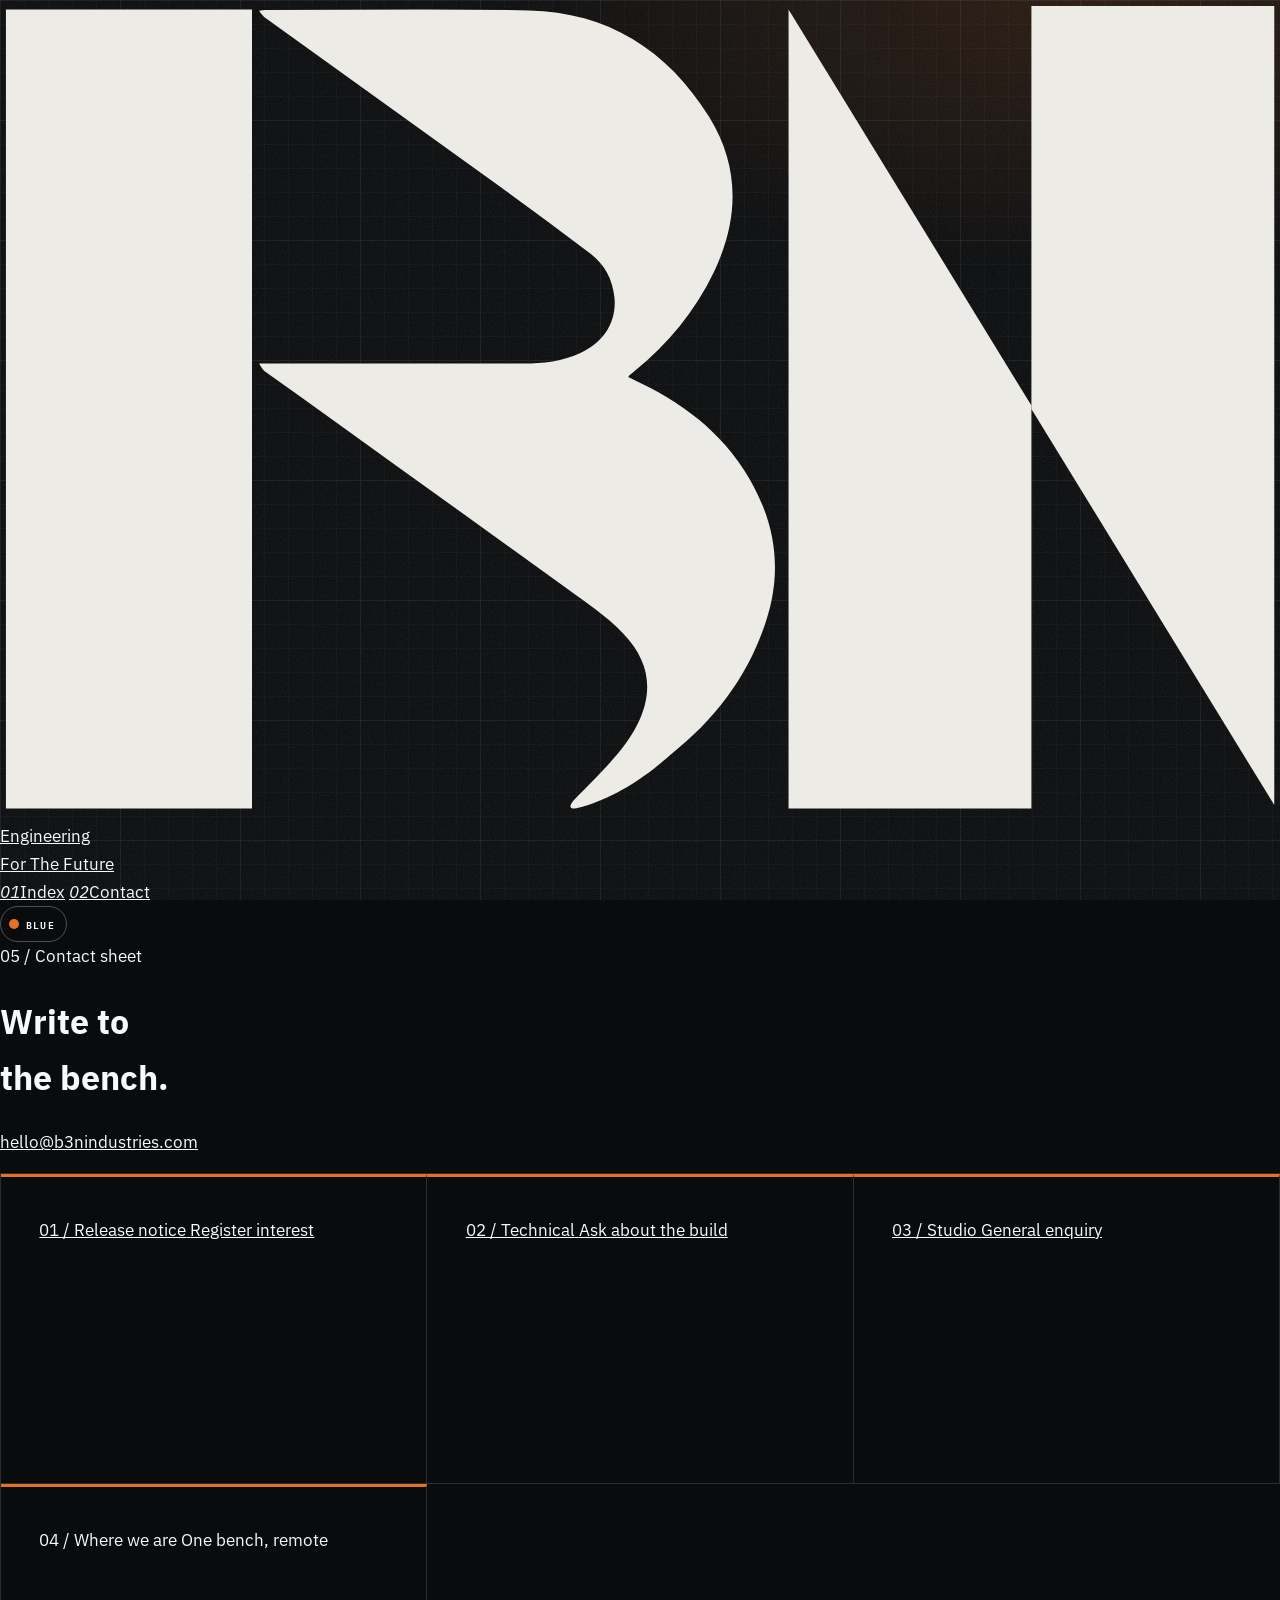
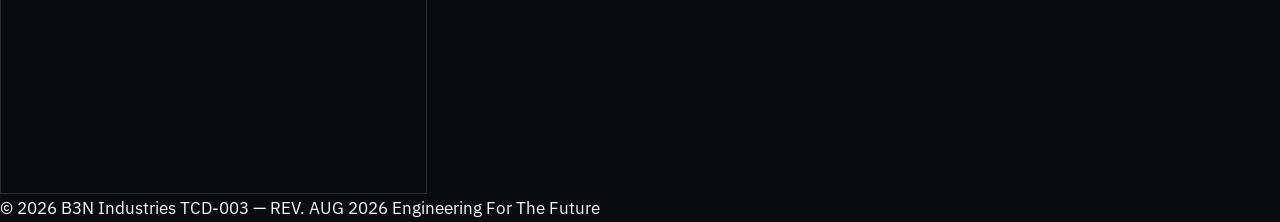
<file: contact.html>
<!DOCTYPE html>
<html lang="en">
<head>
    <meta charset="UTF-8">
    <meta name="viewport" content="width=device-width, initial-scale=1.0">
    <meta name="description" content="Contact B3N Industries — technical questions, release notice for the prototype, and studio enquiries.">
    <meta name="theme-color" content="#0b0c0e">
    <link rel="icon" href="images/brand/b3n-mark-bone.svg" type="image/svg+xml">
    <link rel="preconnect" href="https://fonts.googleapis.com">
    <link rel="preconnect" href="https://fonts.gstatic.com" crossorigin>
    <link href="https://fonts.googleapis.com/css2?family=Archivo:wdth,wght@100..125,400..900&family=IBM+Plex+Mono:wght@400;500;600&family=IBM+Plex+Sans:wght@300;400;500&display=swap" rel="stylesheet">
    <link rel="stylesheet" href="stylesheet.css">
    <script src="script.js" defer></script>
    <script>try{if(localStorage.getItem('b3n-theme')==='blue'){document.documentElement.setAttribute('data-theme','blue');}}catch(e){}</script>
    <title>Contact — B3N Industries</title>
</head>
<body class="sheet">

<div class="backdrop" aria-hidden="true"></div>
<div class="grain" aria-hidden="true"></div>


<nav class="nav">
    <a class="nav__mark" href="index.html" aria-label="B3N Industries — home">
        <img src="images/brand/b3n-mark-bone.svg" alt="B3N Industries">
        <span class="sig">Engineering<br>For The Future</span>
    </a>
    <div class="nav__links">
        <a href="index.html"><i>01</i>Index</a>
        <a href="contact.html" aria-current="page"><i>02</i>Contact</a>
        <button class="theme-toggle" type="button" data-theme-toggle aria-pressed="false" title="Switch the site palette">
            <span class="theme-toggle__dot" aria-hidden="true"></span>
            <span class="t-blue">Blue</span><span class="t-signal">Signal</span>
        </button>
    </div>
</nav>

<main class="sheet__main">
    <div class="sheet__lead">
        <span class="idx rise d1">05 / Contact sheet</span>
        <h1 class="rise d2">Write to<br><span class="ghost">the bench.</span></h1>
        <p class="rise d3">

        </p>
        <a class="sheet__mail rise d4" href="mailto:hello@b3nindustries.com">hello@b3nindustries.com</a>
        <p class="sheet__note rise d5"></p>
    </div>

    <div class="cards sheet__cards rise d4">
        <a class="card" href="mailto:hello@b3nindustries.com?subject=Register%20interest%20%E2%80%94%20the%20prototype">
            <span class="k">01 / Release notice</span>
            <span class="v">Register interest</span>
            <span class="d"></span>
        </a>
        <a class="card" href="mailto:hello@b3nindustries.com?subject=Technical%20question%20%E2%80%94%20TCD-001">
            <span class="k">02 / Technical</span>
            <span class="v">Ask about the build</span>
            <span class="d"></span>
        </a>
        <a class="card" href="mailto:hello@b3nindustries.com?subject=Studio%20enquiry">
            <span class="k">03 / Studio</span>
            <span class="v">General enquiry</span>
            <span class="d"></span>
        </a>
        <div class="card">
            <span class="k">04 / Where we are</span>
            <span class="v">One bench, remote</span>
            <span class="d"></span>
        </div>
    </div>
</main>

<div class="foot__base">
    <span>&copy; 2026 B3N Industries</span>
    <span>TCD-003 &mdash; REV. AUG 2026</span>
    <span>Engineering For The Future</span>
</div>

</body>
</html>
</file>
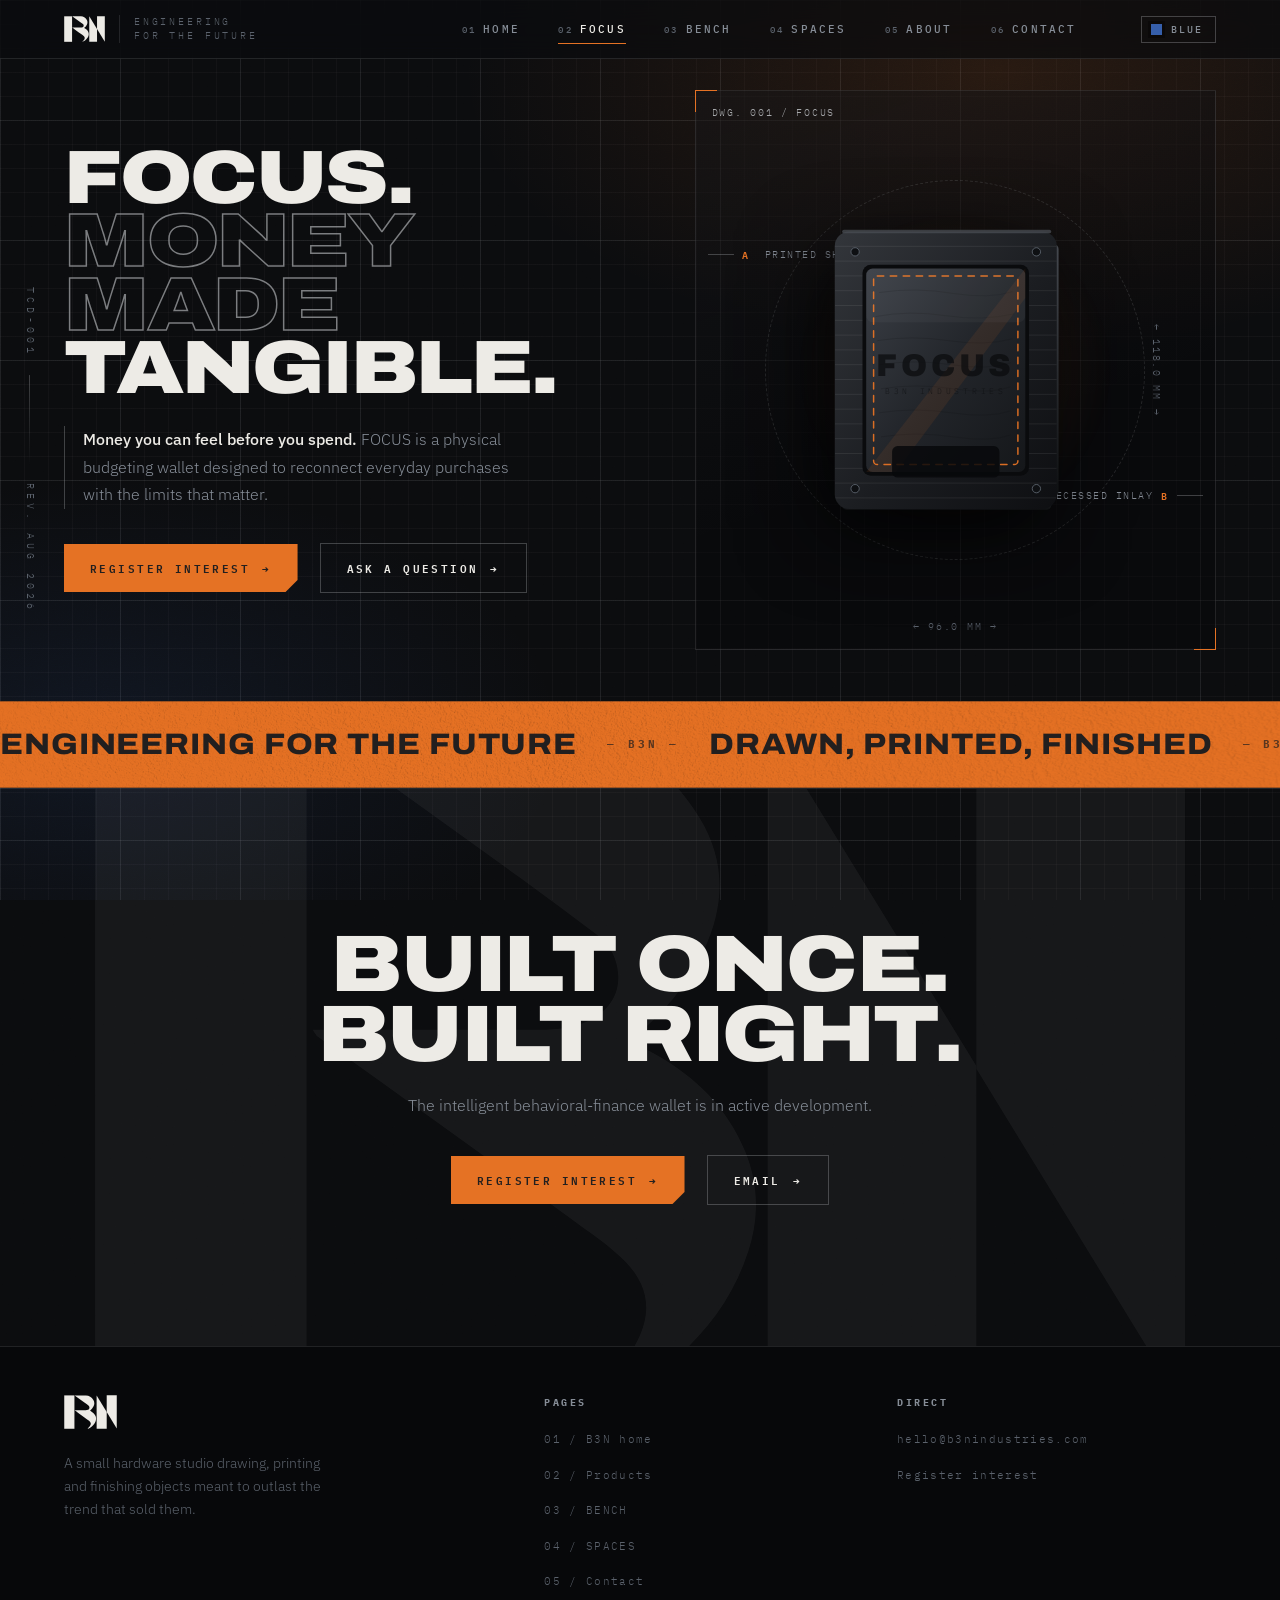
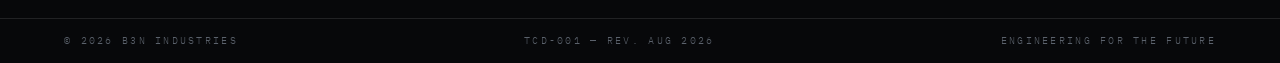
<file: focus.html>
<!doctype html>
<html lang="en">
  <head>
    <meta charset="UTF-8" />
    <meta name="viewport" content="width=device-width, initial-scale=1.0" />
    <meta
      name="description"
      content="Meet FOCUS, B3N Industries' intelligent behavioral-finance wallet: a physical budgeting tool engineered to make spending tangible before purchase."
    />
    <meta name="robots" content="index,follow,max-image-preview:large" />
    <link rel="canonical" href="https://b3nindustries.com/focus.html" />
    <meta property="og:type" content="product" />
    <meta property="og:site_name" content="B3N Industries" />
    <meta
      property="og:title"
      content="FOCUS Wallet | Money You Can Feel Before You Spend"
    />
    <meta
      property="og:description"
      content="A physical budgeting wallet engineered to reconnect everyday purchases with the limits that matter."
    />
    <meta property="og:url" content="https://b3nindustries.com/focus.html" />
    <meta
      property="og:image"
      content="https://b3nindustries.com/images/b3n-card-og.png"
    />
    <meta name="twitter:card" content="summary_large_image" />
    <meta name="theme-color" content="#0b0c0e" />
    <link
      rel="icon"
      href="images/brand/b3n-mark-bone.svg"
      type="image/svg+xml"
    />
    <link rel="preconnect" href="https://fonts.googleapis.com" />
    <link rel="preconnect" href="https://fonts.gstatic.com" crossorigin />
    <link
      href="https://fonts.googleapis.com/css2?family=Archivo:wdth,wght@100..125,400..900&family=IBM+Plex+Mono:wght@400;500;600&family=IBM+Plex+Sans:wght@300;400;500&display=swap"
      rel="stylesheet"
    />
    <link rel="stylesheet" href="focus.css" />
    <script src="focus.js" defer></script>
    <script>
      try {
        if (localStorage.getItem("b3n-theme") === "blue") {
          document.documentElement.setAttribute("data-theme", "blue");
        }
      } catch (e) {}
    </script>
    <script type="application/ld+json">
      {
        "@context": "https://schema.org",
        "@type": "Product",
        "name": "FOCUS Wallet",
        "url": "https://b3nindustries.com/focus.html",
        "description": "An intelligent behavioral-finance wallet designed to make spending limits tangible before purchase.",
        "brand": { "@id": "https://b3nindustries.com/#organization" },
        "manufacturer": { "@id": "https://b3nindustries.com/#organization" }
      }
    </script>
    <title>FOCUS Wallet | Physical Budgeting by B3N Industries</title>
  </head>
  <body>
    <a class="skip-link" href="#main-content">Skip to main content</a>

    <div class="backdrop" aria-hidden="true"></div>
    <div class="grain" aria-hidden="true"></div>

    <aside class="rail" aria-hidden="true">
      <span>TCD-001</span>
      <div class="tick"></div>
      <span>REV. AUG 2026</span>
    </aside>

    <!-- ===================== NAVIGATION ===================== -->
    <nav class="nav" aria-label="Main navigation">
      <a class="nav__mark" href="index.html" aria-label="B3N Industries — home">
        <img src="images/brand/b3n-mark-bone.svg" alt="B3N Industries" />
        <span class="sig">Engineering<br />For The Future</span>
      </a>
      <div class="nav__links">
        <a href="index.html"><i>01</i>Home</a>
        <a href="focus.html" aria-current="page"><i>02</i>FOCUS</a>
        <a href="bench.html"><i>03</i>BENCH</a>
        <a href="spaces.html"><i>04</i>SPACES</a>
        <a href="about.html"><i>05</i>About</a>
        <a href="contact.html"><i>06</i>Contact</a>
        <button
          class="theme-toggle"
          type="button"
          data-theme-toggle
          aria-pressed="false"
          title="Switch the site palette"
        >
          <span class="theme-toggle__dot" aria-hidden="true"></span>
          <span class="t-blue">Blue</span><span class="t-signal">Orange</span>
        </button>
      </div>
    </nav>

    <main id="main-content">
      <!-- ===================== HERO ===================== -->
      <header class="hero">
        <div>
          <h1 class="rise d2">
            FOCUS.<br />
            <span class="ghost">Money made</span><br />
            tangible.
          </h1>

          <p class="hero__lede rise d3">
            <strong>Money you can feel before you spend.</strong> FOCUS is a
            physical budgeting wallet designed to reconnect everyday purchases
            with the limits that matter.
          </p>

          <div class="actions rise d4">
            <a class="btn btn--solid" href="contact.html"
              ><span>Register interest</span>
              <span class="arrow" aria-hidden="true">&rarr;</span></a
            >
            <a
              class="btn btn--wire"
              href="mailto:hello@b3nindustries.com?subject=Technical%20question%20%E2%80%94%20TCD-001"
              >Ask a question
              <span class="arrow" aria-hidden="true">&rarr;</span></a
            >
          </div>
        </div>

        <!-- Product drawing plate -->
        <div class="plate rise d5">
          <div class="plate__glow" aria-hidden="true"></div>
          <div class="plate__ring" aria-hidden="true"></div>

          <span class="dim dim--id" aria-hidden="true">DWG. 001 / FOCUS</span>
          <span class="dim dim--w" aria-hidden="true"
            >&larr; 96.0 mm &rarr;</span
          >
          <span class="dim dim--h" aria-hidden="true"
            >&larr; 118.0 mm &rarr;</span
          >
          <span class="callout callout--a" aria-hidden="true"
            ><b>A</b>&nbsp;Printed shell</span
          >
          <span class="callout callout--b" aria-hidden="true"
            ><b>B</b>&nbsp;Recessed inlay</span
          >

          <div class="plate__grab">
            <svg
              class="product"
              viewBox="0 0 320 420"
              role="img"
              aria-label="Concept render of the B3N FOCUS wallet: a 3D-printed shell with a recessed leatherette panel"
            >
              <defs>
                <linearGradient id="shell" x1="0" y1="0" x2="1" y2="1">
                  <stop offset="0%" stop-color="#33363b" />
                  <stop offset="55%" stop-color="#1b1d21" />
                  <stop offset="100%" stop-color="#0e0f12" />
                </linearGradient>
                <linearGradient id="inlay" x1="0" y1="0" x2="1" y2="1">
                  <stop offset="0%" stop-color="#3b3f46" />
                  <stop offset="52%" stop-color="#22252a" />
                  <stop offset="100%" stop-color="#15171a" />
                </linearGradient>
                <linearGradient id="edge" x1="0" y1="0" x2="0" y2="1">
                  <stop offset="0%" stop-color="#4a4e55" />
                  <stop offset="100%" stop-color="#101214" />
                </linearGradient>
                <clipPath id="shellClip">
                  <rect x="30" y="60" width="240" height="300" rx="16" />
                </clipPath>
              </defs>

              <!-- side depth -->
              <rect
                x="256"
                y="74"
                width="16"
                height="272"
                rx="5"
                fill="url(#edge)"
                opacity="0.92"
              />
              <rect
                x="38"
                y="346"
                width="226"
                height="15"
                rx="5"
                fill="url(#edge)"
                opacity="0.72"
              />

              <!-- shell -->
              <rect
                x="30"
                y="60"
                width="240"
                height="300"
                rx="16"
                fill="url(#shell)"
              />

              <!-- print layer lines -->
              <g clip-path="url(#shellClip)" opacity="0.085">
                <g stroke="#edebe6" stroke-width="1">
                  <line x1="30" y1="76" x2="270" y2="76" />
                  <line x1="30" y1="92" x2="270" y2="92" />
                  <line x1="30" y1="108" x2="270" y2="108" />
                  <line x1="30" y1="124" x2="270" y2="124" />
                  <line x1="30" y1="140" x2="270" y2="140" />
                  <line x1="30" y1="156" x2="270" y2="156" />
                  <line x1="30" y1="172" x2="270" y2="172" />
                  <line x1="30" y1="188" x2="270" y2="188" />
                  <line x1="30" y1="204" x2="270" y2="204" />
                  <line x1="30" y1="220" x2="270" y2="220" />
                  <line x1="30" y1="236" x2="270" y2="236" />
                  <line x1="30" y1="252" x2="270" y2="252" />
                  <line x1="30" y1="268" x2="270" y2="268" />
                  <line x1="30" y1="284" x2="270" y2="284" />
                  <line x1="30" y1="300" x2="270" y2="300" />
                  <line x1="30" y1="316" x2="270" y2="316" />
                  <line x1="30" y1="332" x2="270" y2="332" />
                  <line x1="30" y1="348" x2="270" y2="348" />
                </g>
              </g>

              <!-- corner fixings -->
              <g fill="#0e1013" stroke="#5b626c" stroke-width="1">
                <circle cx="52" cy="82" r="4.5" />
                <circle cx="248" cy="82" r="4.5" />
                <circle cx="52" cy="338" r="4.5" />
                <circle cx="248" cy="338" r="4.5" />
              </g>

              <!-- recessed inlay -->
              <rect
                x="60"
                y="96"
                width="180"
                height="228"
                rx="9"
                fill="#0a0b0d"
              />
              <rect
                x="64"
                y="100"
                width="172"
                height="220"
                rx="7"
                fill="url(#inlay)"
              />

              <!-- grain of the leatherette -->
              <g opacity="0.16" stroke="#0a0b0d" stroke-width="1" fill="none">
                <path d="M78 126 Q118 120 158 127 Q198 133 222 125" />
                <path d="M74 152 Q110 145 150 151 Q190 157 224 149" />
                <path d="M76 178 Q113 172 153 178 Q193 184 222 176" />
                <path d="M78 204 Q116 198 156 204 Q196 210 220 202" />
                <path d="M80 230 Q118 224 158 230 Q198 236 220 228" />
                <path d="M78 256 Q116 250 156 256 Q196 262 220 254" />
                <path d="M80 282 Q118 276 158 282 Q198 288 220 280" />
              </g>

              <!-- stitch line, brand orange -->
              <g
                class="stitch"
                stroke-width="1.6"
                stroke-linecap="round"
                stroke-dasharray="7 7"
                fill="none"
                opacity="0.95"
              >
                <rect x="72" y="108" width="156" height="204" rx="4" />
              </g>

              <!-- diagonal cut, lifted from the counter of the N -->
              <path
                class="diag"
                d="M64 320 L236 100 L236 132 L96 320 Z"
                opacity="0.09"
              />

              <!-- engraved identity -->
              <text
                x="150"
                y="216"
                text-anchor="middle"
                font-family="Archivo, 'Arial Black', sans-serif"
                font-weight="900"
                font-size="34"
                letter-spacing="4"
                fill="#0a0b0d"
                opacity="0.72"
              >
                FOCUS
              </text>
              <text
                x="150"
                y="236"
                text-anchor="middle"
                font-family="'IBM Plex Mono', monospace"
                font-size="9"
                letter-spacing="4"
                fill="#0a0b0d"
                opacity="0.6"
              >
                B3N INDUSTRIES
              </text>

              <!-- card slot + sheen -->
              <rect
                x="92"
                y="292"
                width="116"
                height="34"
                rx="6"
                fill="#08090b"
                opacity="0.85"
              />
              <rect
                x="64"
                y="100"
                width="172"
                height="58"
                rx="7"
                fill="#ffffff"
                opacity="0.035"
              />
              <rect
                x="38"
                y="58"
                width="226"
                height="4"
                rx="2"
                fill="#4a4e55"
                opacity="0.75"
              />
            </svg>
          </div>
        </div>
      </header>

      <!-- ===================== SIGNAL BAND ===================== -->
      <div class="band" aria-hidden="true">
        <div class="band__track">
          <span
            >Engineering For The Future <em>&mdash; B3N &mdash;</em> Drawn,
            Printed, Finished <em>&mdash; B3N &mdash;</em> The Prototype
            <em>&mdash; B3N &mdash;</em>
          </span>
          <span
            >Engineering For The Future <em>&mdash; B3N &mdash;</em> Drawn,
            Printed, Finished <em>&mdash; B3N &mdash;</em> The Prototype
            <em>&mdash; B3N &mdash;</em>
          </span>
        </div>
      </div>

      <!-- ===================== CLOSE ===================== -->
      <section class="close">
        <img
          class="close__mark"
          src="images/brand/b3n-mark-bone.svg"
          alt=""
          aria-hidden="true"
        />
        <h2>Built once.<br />Built right.</h2>
        <p>
          The intelligent behavioral-finance wallet is in active development.
        </p>
        <div class="actions">
          <a class="btn btn--solid" href="contact.html"
            ><span>Register interest</span>
            <span class="arrow" aria-hidden="true">&rarr;</span></a
          >
          <a class="btn btn--wire" href="mailto:hello@b3nindustries.com"
            >Email<span class="arrow" aria-hidden="true">&rarr;</span></a
          >
        </div>
      </section>
    </main>

    <!-- ===================== FOOTER ===================== -->
    <footer>
      <div class="foot">
        <div>
          <img src="images/brand/b3n-mark-bone.svg" alt="B3N Industries" />
          <p>
            A small hardware studio drawing, printing and finishing objects
            meant to outlast the trend that sold them.
          </p>
        </div>
        <div>
          <h5>Pages</h5>
          <ul>
            <li><a href="index.html">01 / B3N home</a></li>
            <li><a href="products.html">02 / Products</a></li>
            <li><a href="bench.html">03 / BENCH</a></li>
            <li><a href="spaces.html">04 / SPACES</a></li>
            <li><a href="contact.html">05 / Contact</a></li>
          </ul>
        </div>
        <div>
          <h5>Direct</h5>
          <ul>
            <li>
              <a href="mailto:hello@b3nindustries.com"
                >hello@b3nindustries.com</a
              >
            </li>
            <li>
              <a
                href="mailto:hello@b3nindustries.com?subject=Register%20interest%20%E2%80%94%20the%20prototype"
                >Register interest</a
              >
            </li>
          </ul>
        </div>
      </div>
      <div class="foot__base">
        <span>&copy; 2026 B3N Industries</span>
        <span>TCD-001 &mdash; REV. AUG 2026</span>
        <span>Engineering For The Future</span>
      </div>
    </footer>
  </body>
</html>
</file>
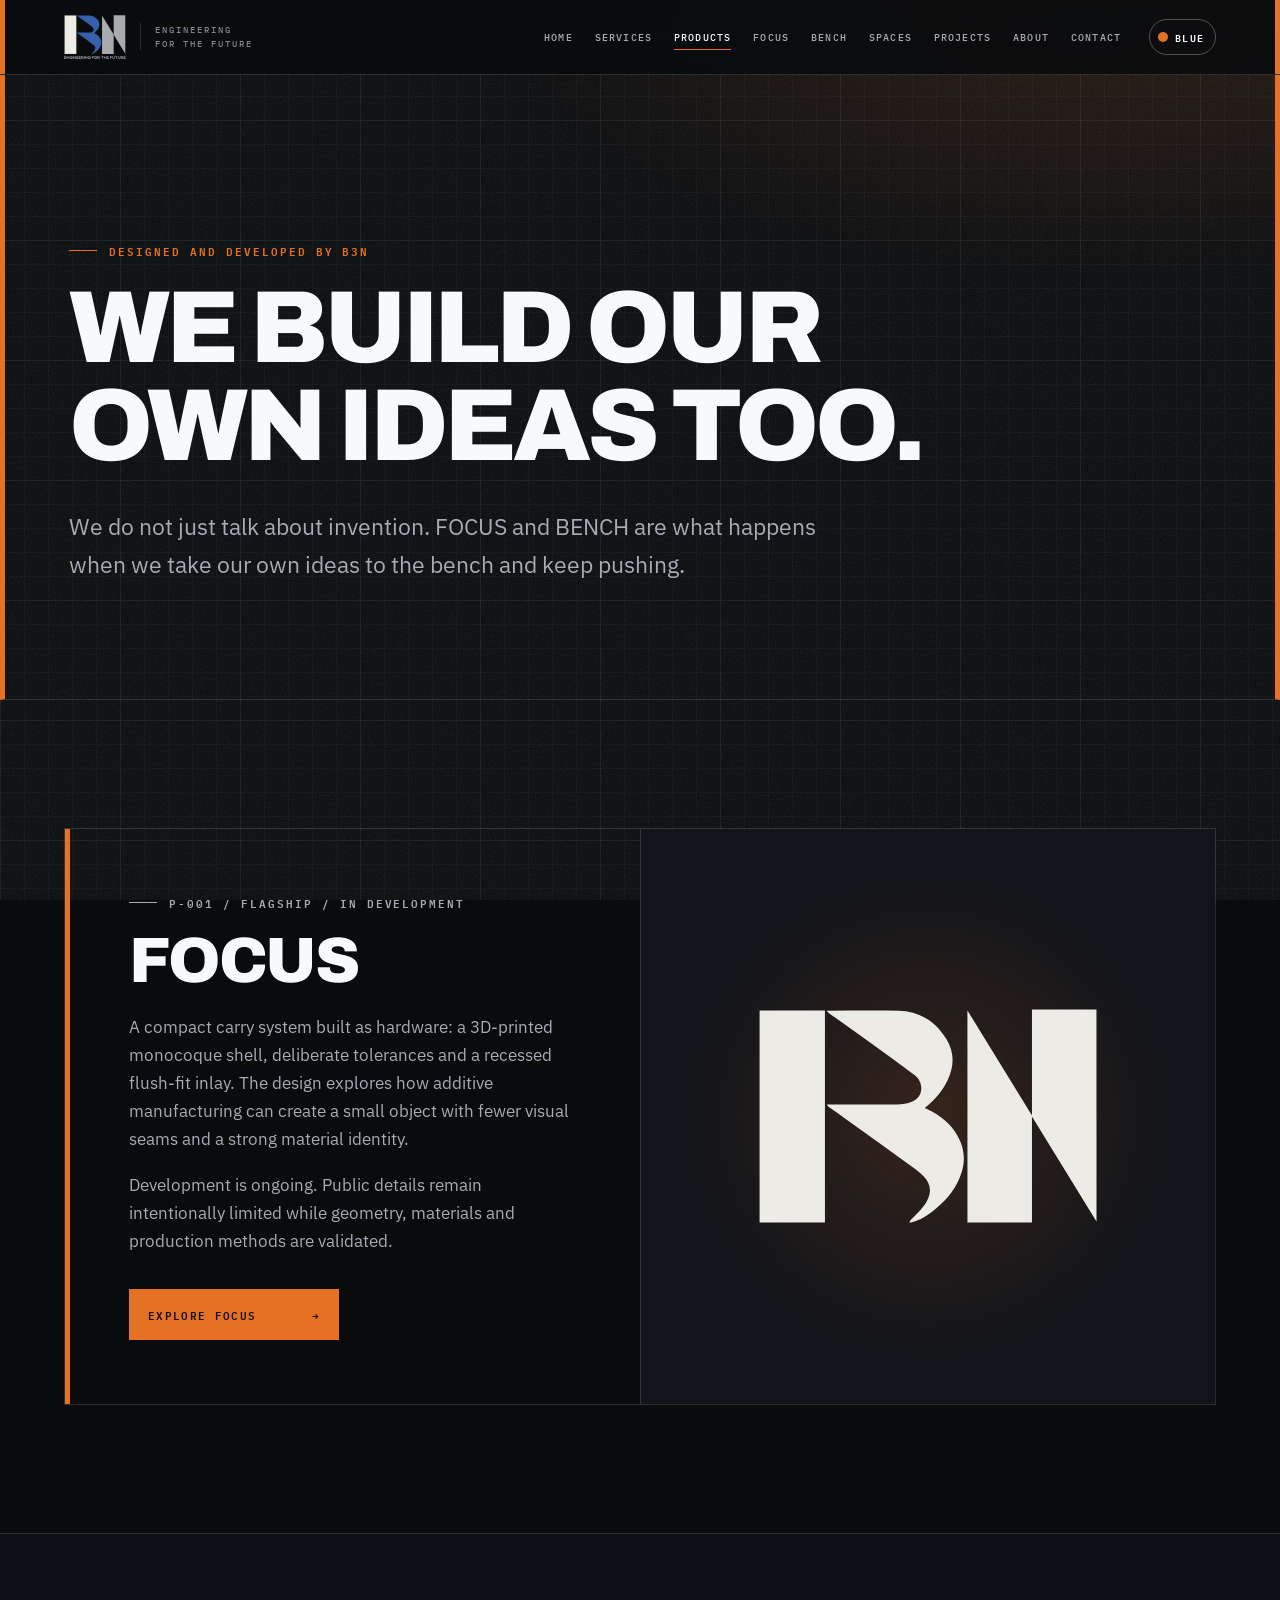
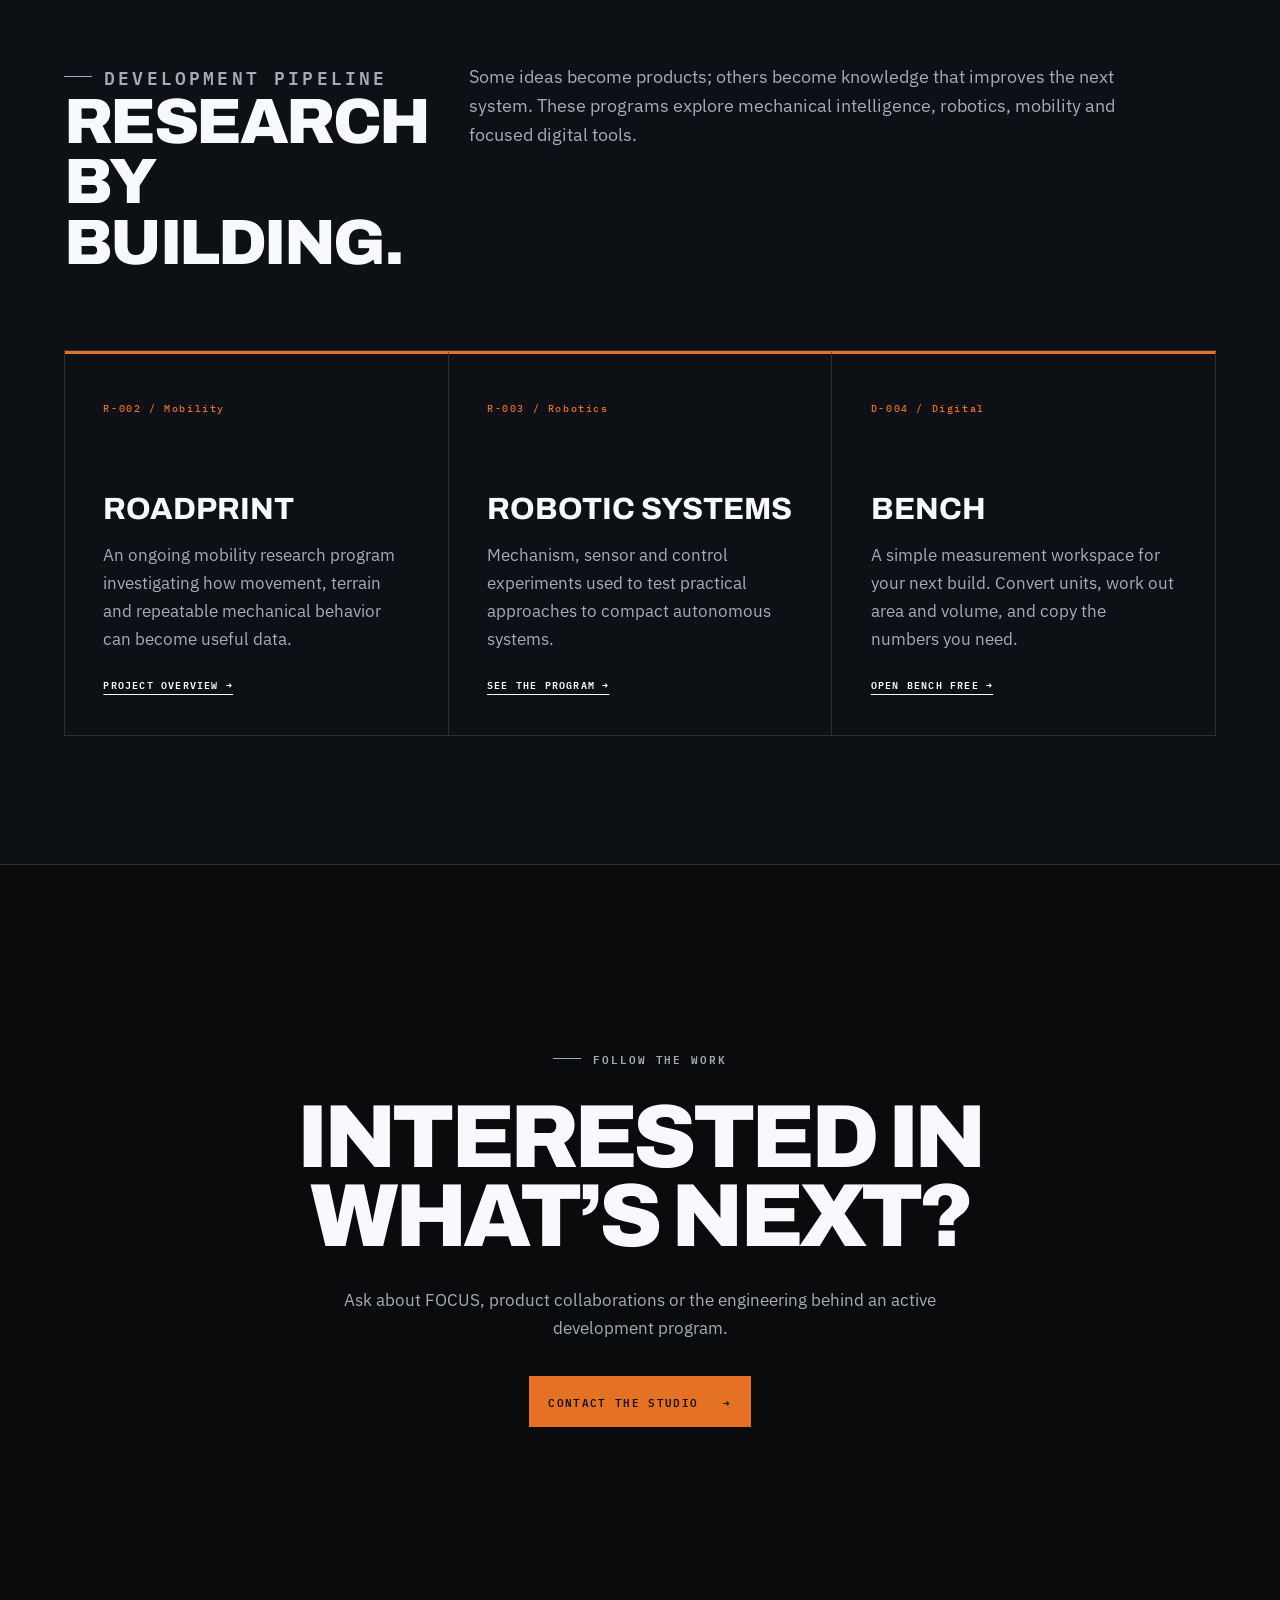
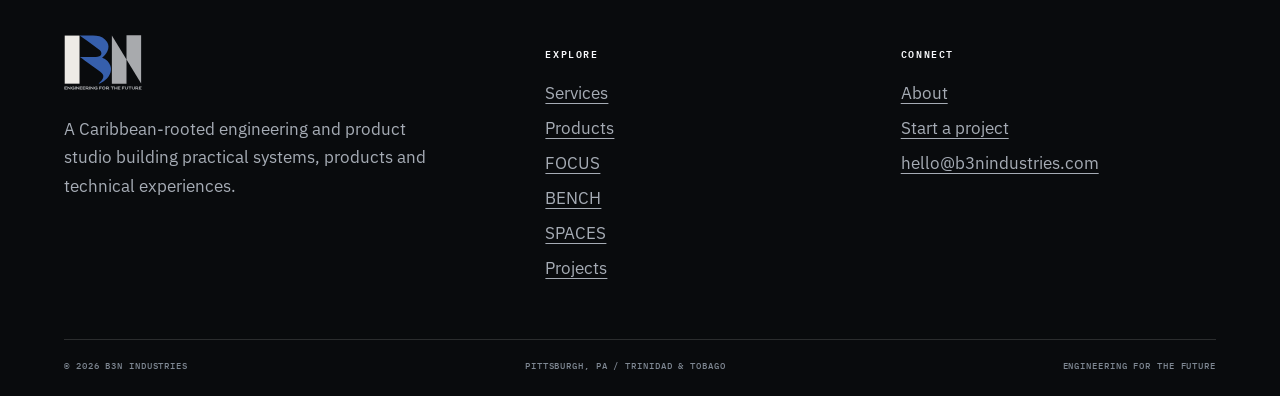
<file: products.html>
<!doctype html>
<html lang="en">
  <head>
    <meta charset="utf-8" />
    <meta name="viewport" content="width=device-width,initial-scale=1" />
    <title>Products &amp; Experimental Systems | B3N Industries</title>
    <meta
      name="description"
      content="Explore FOCUS and the original physical, digital and robotics products under development at B3N Industries."
    />
    <meta name="robots" content="index,follow,max-image-preview:large" />
    <link rel="canonical" href="https://b3nindustries.com/products.html" />
    <meta property="og:type" content="website" />
    <meta property="og:site_name" content="B3N Industries" />
    <meta
      property="og:title"
      content="Products &amp; Experimental Systems | B3N Industries"
    />
    <meta
      property="og:description"
      content="Original B3N products where engineering, utility and deliberate design meet."
    />
    <meta property="og:url" content="https://b3nindustries.com/products.html" />
    <meta
      property="og:image"
      content="https://b3nindustries.com/images/b3n-card-og.png"
    />
    <meta name="twitter:card" content="summary_large_image" />
    <meta name="theme-color" content="#090b0d" />
    <link
      rel="icon"
      href="images/brand/b3n-mark-bone.svg"
      type="image/svg+xml"
    />
    <link rel="preconnect" href="https://fonts.googleapis.com" />
    <link rel="preconnect" href="https://fonts.gstatic.com" crossorigin />
    <link
      href="https://fonts.googleapis.com/css2?family=Archivo:wdth,wght@100..125,400..900&family=IBM+Plex+Mono:wght@400;500;600&family=IBM+Plex+Sans:wght@300;400;500;600&display=swap"
      rel="stylesheet"
    />
    <link rel="stylesheet" href="stylesheet.css" />
    <script>
      try {
        document.documentElement.classList.add("js");
        if (localStorage.getItem("b3n-theme") === "blue")
          document.documentElement.setAttribute("data-theme", "blue");
      } catch (e) {}
    </script>
    <script src="script.js" defer></script>
    <script type="application/ld+json">
      {
        "@context": "https://schema.org",
        "@type": "CollectionPage",
        "name": "B3N Industries Products",
        "url": "https://b3nindustries.com/products.html",
        "description": "Original products and experimental systems developed by B3N Industries.",
        "isPartOf": { "@id": "https://b3nindustries.com/#website" }
      }
    </script>
  </head>
  <body>
    <a class="skip-link" href="#main-content">Skip to main content</a>
    <nav class="site-nav" aria-label="Main navigation">
      <div class="shell nav-inner">
        <a class="brand" href="index.html" aria-label="B3N Industries home"
          ><img
            src="images/brand/b3n-logo-onink.svg"
            alt="B3N Industries"
          /><span>Engineering<br />for the future</span></a
        ><button
          class="menu-toggle"
          type="button"
          data-menu-toggle
          aria-controls="primary-menu"
          aria-expanded="false"
        >
          Menu
        </button>
        <div class="nav-links" id="primary-menu" data-nav-links>
          <a href="index.html">Home</a><a href="services.html">Services</a
          ><a href="products.html" aria-current="page">Products</a
          ><a href="focus.html">FOCUS</a><a href="bench.html">BENCH</a
          ><a href="spaces.html">SPACES</a><a href="projects.html">Projects</a
          ><a href="about.html">About</a><a href="contact.html">Contact</a>
        </div>
        <button
          class="theme-toggle"
          type="button"
          data-theme-toggle
          aria-label="Switch to blue theme"
        >
          <span class="theme-toggle__dot" aria-hidden="true"></span>
          <span class="t-blue">Blue</span><span class="t-signal">Orange</span>
        </button>
      </div>
    </nav>
    <main id="main-content" tabindex="-1">
      <header class="page-hero">
        <div class="shell">
          <p class="eyebrow">Designed and developed by B3N</p>
          <h1>We build our<br />own ideas too.</h1>
          <p class="lede">
            We do not just talk about invention. FOCUS and BENCH are what
            happens when we take our own ideas to the bench and keep pushing.
          </p>
        </div>
      </header>
      <section class="section" id="focus">
        <div class="shell feature">
          <div class="feature-copy">
            <p class="eyebrow">P-001 / Flagship / In development</p>
            <h2>FOCUS</h2>
            <p>
              A compact carry system built as hardware: a 3D-printed monocoque
              shell, deliberate tolerances and a recessed flush-fit inlay. The
              design explores how additive manufacturing can create a small
              object with fewer visual seams and a strong material identity.
            </p>
            <p>
              Development is ongoing. Public details remain intentionally
              limited while geometry, materials and production methods are
              validated.
            </p>
            <div class="actions">
              <a class="btn btn-solid" href="focus.html"
                >Explore FOCUS <span aria-hidden="true">→</span></a
              >
            </div>
          </div>
          <div class="feature-media">
            <img
              src="images/brand/b3n-mark-bone.svg"
              alt="B3N mark for the FOCUS development program"
            />
          </div>
        </div>
      </section>
      <section class="section">
        <div class="shell">
          <div class="section-head">
            <div>
              <p class="eyebrow">Development pipeline</p>
              <h2>Research by<br />building.</h2>
            </div>
            <p>
              Some ideas become products; others become knowledge that improves
              the next system. These programs explore mechanical intelligence,
              robotics, mobility and focused digital tools.
            </p>
          </div>
          <div class="cards">
            <article class="card">
              <span class="num">R-002 / Mobility</span>
              <h3>Roadprint</h3>
              <p>
                An ongoing mobility research program investigating how movement,
                terrain and repeatable mechanical behavior can become useful
                data.
              </p>
              <a href="projects.html#roadprint">Project overview →</a>
            </article>
            <article class="card">
              <span class="num">R-003 / Robotics</span>
              <h3>Robotic systems</h3>
              <p>
                Mechanism, sensor and control experiments used to test practical
                approaches to compact autonomous systems.
              </p>
              <a href="projects.html#robotics">See the program →</a>
            </article>
            <article class="card">
              <span class="num">D-004 / Digital</span>
              <h3>BENCH</h3>
              <p>
                A simple measurement workspace for your next build. Convert
                units, work out area and volume, and copy the numbers you need.
              </p>
              <a href="bench.html">Open BENCH free →</a>
            </article>
          </div>
        </div>
      </section>
      <section class="shell cta">
        <p class="eyebrow eyebrow-center">Follow the work</p>
        <h2>Interested in what’s next?</h2>
        <p>
          Ask about FOCUS, product collaborations or the engineering behind an
          active development program.
        </p>
        <div class="actions">
          <a class="btn btn-solid" href="contact.html"
            >Contact the studio <span aria-hidden="true">→</span></a
          >
        </div>
      </section>
    </main>
    <footer>
      <div class="footer-grid">
        <div class="footer-brand">
          <img src="images/brand/b3n-logo-onink.svg" alt="B3N Industries" />
          <p>
            A Caribbean-rooted engineering and product studio building practical
            systems, products and technical experiences.
          </p>
        </div>
        <div>
          <h2>Explore</h2>
          <ul>
            <li><a href="services.html">Services</a></li>
            <li><a href="products.html">Products</a></li>
            <li><a href="focus.html">FOCUS</a></li>
            <li><a href="bench.html">BENCH</a></li>
            <li><a href="spaces.html">SPACES</a></li>
            <li><a href="projects.html">Projects</a></li>
          </ul>
        </div>
        <div>
          <h2>Connect</h2>
          <ul>
            <li><a href="about.html">About</a></li>
            <li><a href="contact.html">Start a project</a></li>
            <li>
              <a href="mailto:hello@b3nindustries.com"
                >hello@b3nindustries.com</a
              >
            </li>
          </ul>
        </div>
      </div>
      <div class="footer-base">
        <span>© 2026 B3N Industries</span
        ><span>Pittsburgh, PA / Trinidad &amp; Tobago</span
        ><span>Engineering for the future</span>
      </div>
    </footer>
  </body>
</html>
</file>
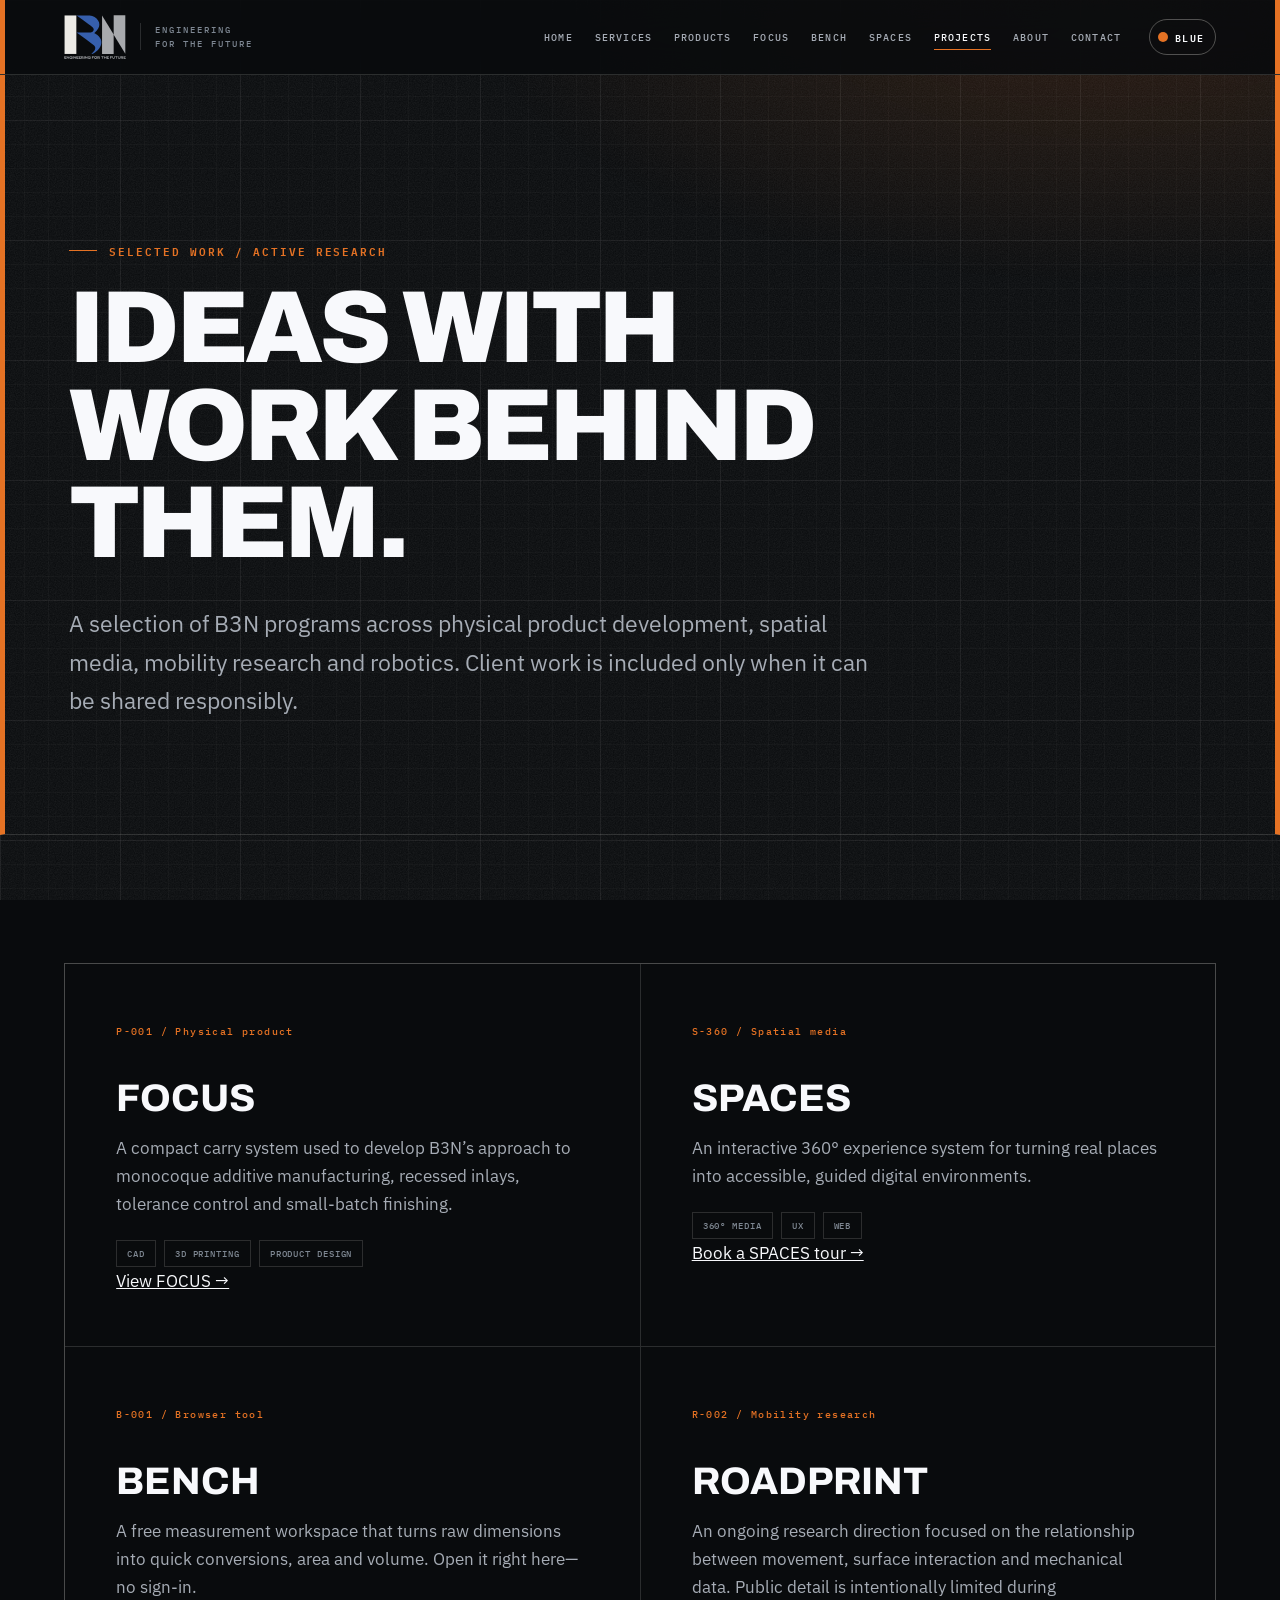
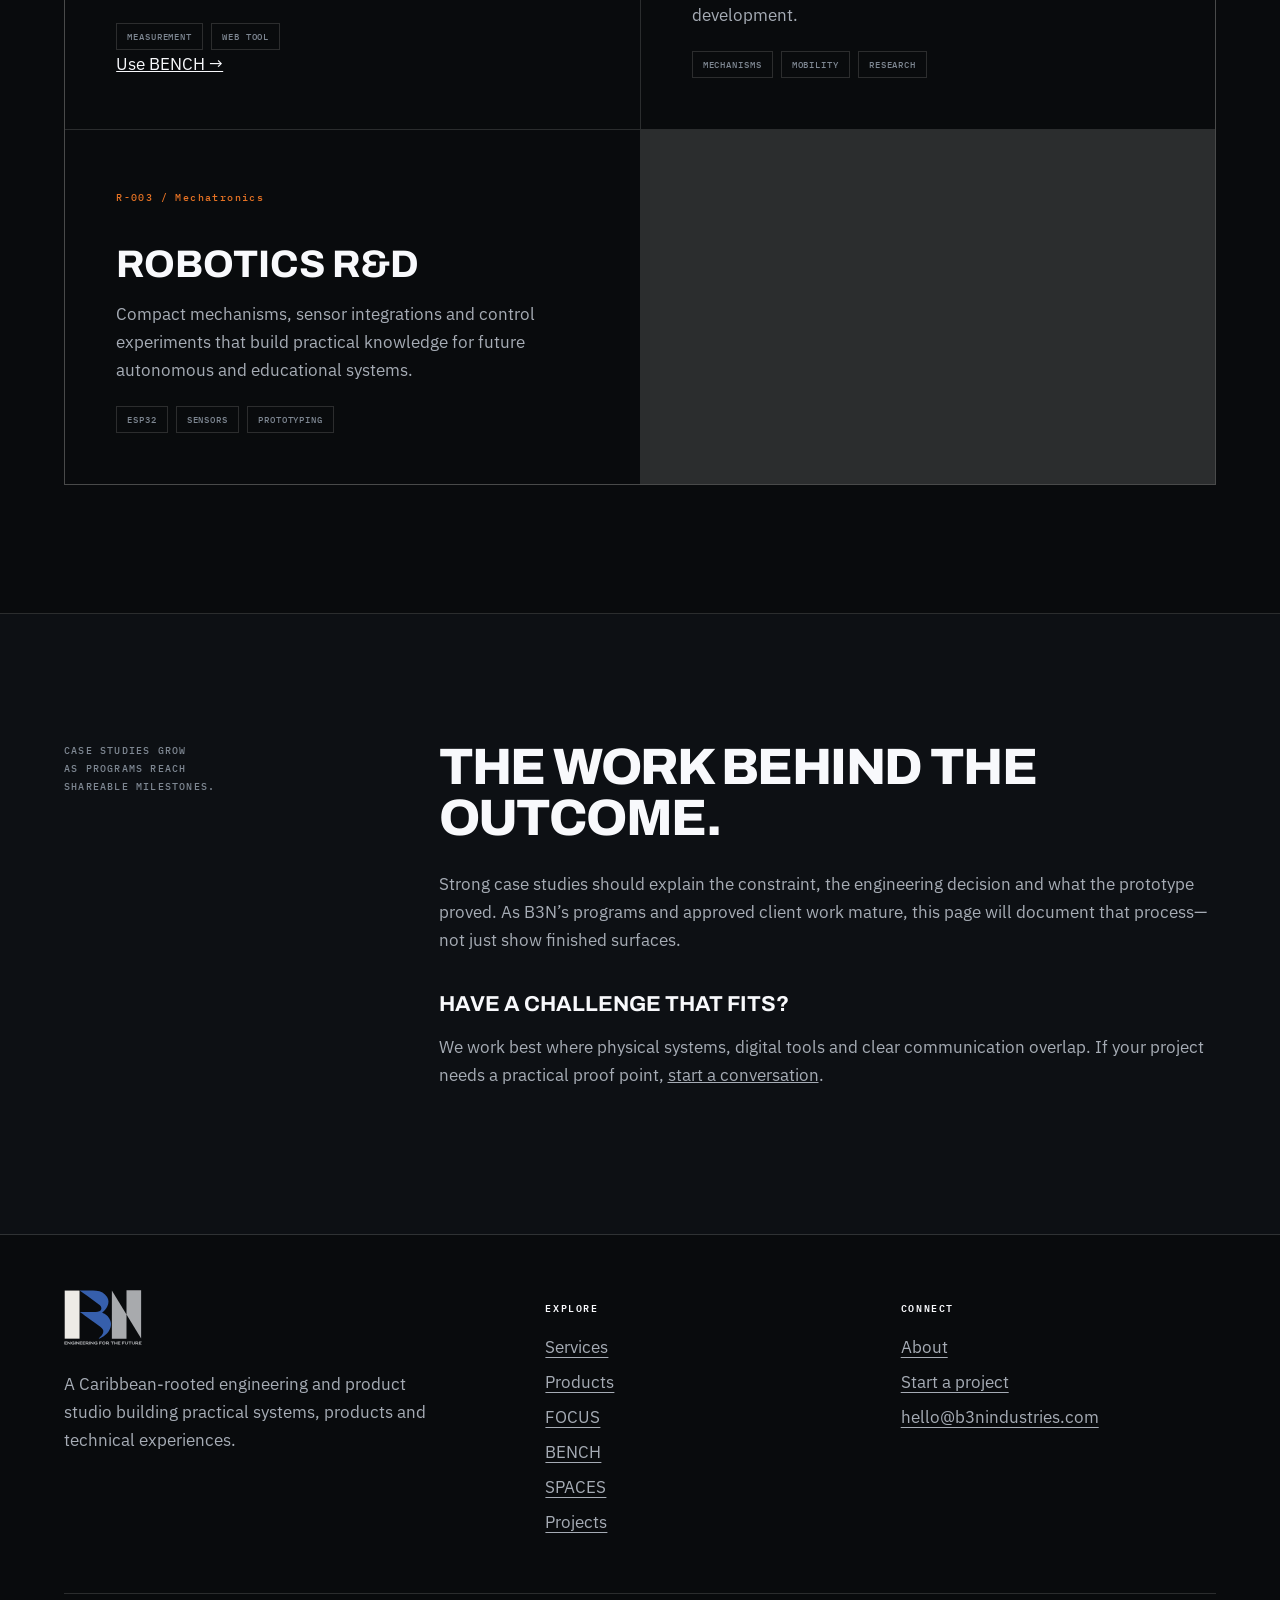
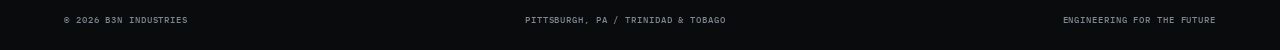
<file: projects.html>
<!doctype html>
<html lang="en">
  <head>
    <meta charset="utf-8" />
    <meta name="viewport" content="width=device-width,initial-scale=1" />
    <title>Engineering Projects &amp; Case Studies | B3N Industries</title>
    <meta
      name="description"
      content="Selected B3N Industries work across physical products, 360° experiences, mobility research, robotics and practical digital systems."
    />
    <meta name="robots" content="index,follow,max-image-preview:large" />
    <link rel="canonical" href="https://b3nindustries.com/projects.html" />
    <meta property="og:type" content="website" />
    <meta property="og:site_name" content="B3N Industries" />
    <meta
      property="og:title"
      content="Engineering Projects &amp; Case Studies | B3N Industries"
    />
    <meta
      property="og:description"
      content="Selected work across products, robotics, spatial media and practical digital systems."
    />
    <meta property="og:url" content="https://b3nindustries.com/projects.html" />
    <meta
      property="og:image"
      content="https://b3nindustries.com/images/b3n-card-og.png"
    />
    <meta name="twitter:card" content="summary_large_image" />
    <meta name="theme-color" content="#090b0d" />
    <link
      rel="icon"
      href="images/brand/b3n-mark-bone.svg"
      type="image/svg+xml"
    />
    <link rel="preconnect" href="https://fonts.googleapis.com" />
    <link rel="preconnect" href="https://fonts.gstatic.com" crossorigin />
    <link
      href="https://fonts.googleapis.com/css2?family=Archivo:wdth,wght@100..125,400..900&family=IBM+Plex+Mono:wght@400;500;600&family=IBM+Plex+Sans:wght@300;400;500;600&display=swap"
      rel="stylesheet"
    />
    <link rel="stylesheet" href="stylesheet.css" />
    <script>
      try {
        document.documentElement.classList.add("js");
        if (localStorage.getItem("b3n-theme") === "blue")
          document.documentElement.setAttribute("data-theme", "blue");
      } catch (e) {}
    </script>
    <script src="script.js" defer></script>
    <script type="application/ld+json">
      {
        "@context": "https://schema.org",
        "@type": "CollectionPage",
        "name": "B3N Industries Projects",
        "url": "https://b3nindustries.com/projects.html",
        "description": "Selected product development, robotics, spatial media and digital systems work from B3N Industries.",
        "isPartOf": { "@id": "https://b3nindustries.com/#website" }
      }
    </script>
  </head>
  <body>
    <a class="skip-link" href="#main-content">Skip to main content</a>
    <nav class="site-nav" aria-label="Main navigation">
      <div class="shell nav-inner">
        <a class="brand" href="index.html" aria-label="B3N Industries home"
          ><img
            src="images/brand/b3n-logo-onink.svg"
            alt="B3N Industries"
          /><span>Engineering<br />for the future</span></a
        ><button
          class="menu-toggle"
          type="button"
          data-menu-toggle
          aria-controls="primary-menu"
          aria-expanded="false"
        >
          Menu
        </button>
        <div class="nav-links" id="primary-menu" data-nav-links>
          <a href="index.html">Home</a><a href="services.html">Services</a
          ><a href="products.html">Products</a><a href="focus.html">FOCUS</a
          ><a href="bench.html">BENCH</a><a href="spaces.html">SPACES</a
          ><a href="projects.html" aria-current="page">Projects</a
          ><a href="about.html">About</a><a href="contact.html">Contact</a>
        </div>
        <button
          class="theme-toggle"
          type="button"
          data-theme-toggle
          aria-label="Switch to blue theme"
        >
          <span class="theme-toggle__dot" aria-hidden="true"></span>
          <span class="t-blue">Blue</span><span class="t-signal">Orange</span>
        </button>
      </div>
    </nav>
    <main id="main-content" tabindex="-1">
      <header class="page-hero">
        <div class="shell">
          <p class="eyebrow">Selected work / Active research</p>
          <h1>Ideas with<br />work behind them.</h1>
          <p class="lede">
            A selection of B3N programs across physical product development,
            spatial media, mobility research and robotics. Client work is
            included only when it can be shared responsibly.
          </p>
        </div>
      </header>
      <section class="section">
        <div class="shell service-grid">
          <article class="service">
            <span class="label">P-001 / Physical product</span>
            <h2>FOCUS</h2>
            <p>
              A compact carry system used to develop B3N’s approach to monocoque
              additive manufacturing, recessed inlays, tolerance control and
              small-batch finishing.
            </p>
            <div class="tag-list">
              <span class="tag">CAD</span><span class="tag">3D printing</span
              ><span class="tag">Product design</span>
            </div>
            <a href="focus.html">View FOCUS →</a>
          </article>
          <article class="service">
            <span class="label">S-360 / Spatial media</span>
            <h2>SPACES</h2>
            <p>
              An interactive 360° experience system for turning real places into
              accessible, guided digital environments.
            </p>
            <div class="tag-list">
              <span class="tag">360° media</span><span class="tag">UX</span
              ><span class="tag">Web</span>
            </div>
            <a href="spaces.html">Book a SPACES tour →</a>
          </article>
          <article class="service">
            <span class="label">B-001 / Browser tool</span>
            <h2>BENCH</h2>
            <p>
              A free measurement workspace that turns raw dimensions into quick
              conversions, area and volume. Open it right here—no sign-in.
            </p>
            <div class="tag-list">
              <span class="tag">Measurement</span
              ><span class="tag">Web tool</span>
            </div>
            <a href="bench.html">Use BENCH →</a>
          </article>
          <article class="service" id="roadprint">
            <span class="label">R-002 / Mobility research</span>
            <h2>Roadprint</h2>
            <p>
              An ongoing research direction focused on the relationship between
              movement, surface interaction and mechanical data. Public detail
              is intentionally limited during development.
            </p>
            <div class="tag-list">
              <span class="tag">Mechanisms</span
              ><span class="tag">Mobility</span
              ><span class="tag">Research</span>
            </div>
          </article>
          <article class="service" id="robotics">
            <span class="label">R-003 / Mechatronics</span>
            <h2>Robotics R&amp;D</h2>
            <p>
              Compact mechanisms, sensor integrations and control experiments
              that build practical knowledge for future autonomous and
              educational systems.
            </p>
            <div class="tag-list">
              <span class="tag">ESP32</span><span class="tag">Sensors</span
              ><span class="tag">Prototyping</span>
            </div>
          </article>
        </div>
      </section>
      <section class="section">
        <div class="shell content-grid">
          <div class="side-note">
            Case studies grow<br />as programs reach<br />shareable milestones.
          </div>
          <div class="prose">
            <h2>The work behind the outcome.</h2>
            <p>
              Strong case studies should explain the constraint, the engineering
              decision and what the prototype proved. As B3N’s programs and
              approved client work mature, this page will document that
              process—not just show finished surfaces.
            </p>
            <h3>Have a challenge that fits?</h3>
            <p>
              We work best where physical systems, digital tools and clear
              communication overlap. If your project needs a practical proof
              point, <a href="contact.html">start a conversation</a>.
            </p>
          </div>
        </div>
      </section>
    </main>
    <footer>
      <div class="footer-grid">
        <div class="footer-brand">
          <img src="images/brand/b3n-logo-onink.svg" alt="B3N Industries" />
          <p>
            A Caribbean-rooted engineering and product studio building practical
            systems, products and technical experiences.
          </p>
        </div>
        <div>
          <h2>Explore</h2>
          <ul>
            <li><a href="services.html">Services</a></li>
            <li><a href="products.html">Products</a></li>
            <li><a href="focus.html">FOCUS</a></li>
            <li><a href="bench.html">BENCH</a></li>
            <li><a href="spaces.html">SPACES</a></li>
            <li><a href="projects.html">Projects</a></li>
          </ul>
        </div>
        <div>
          <h2>Connect</h2>
          <ul>
            <li><a href="about.html">About</a></li>
            <li><a href="contact.html">Start a project</a></li>
            <li>
              <a href="mailto:hello@b3nindustries.com"
                >hello@b3nindustries.com</a
              >
            </li>
          </ul>
        </div>
      </div>
      <div class="footer-base">
        <span>© 2026 B3N Industries</span
        ><span>Pittsburgh, PA / Trinidad &amp; Tobago</span
        ><span>Engineering for the future</span>
      </div>
    </footer>
  </body>
</html>
</file>
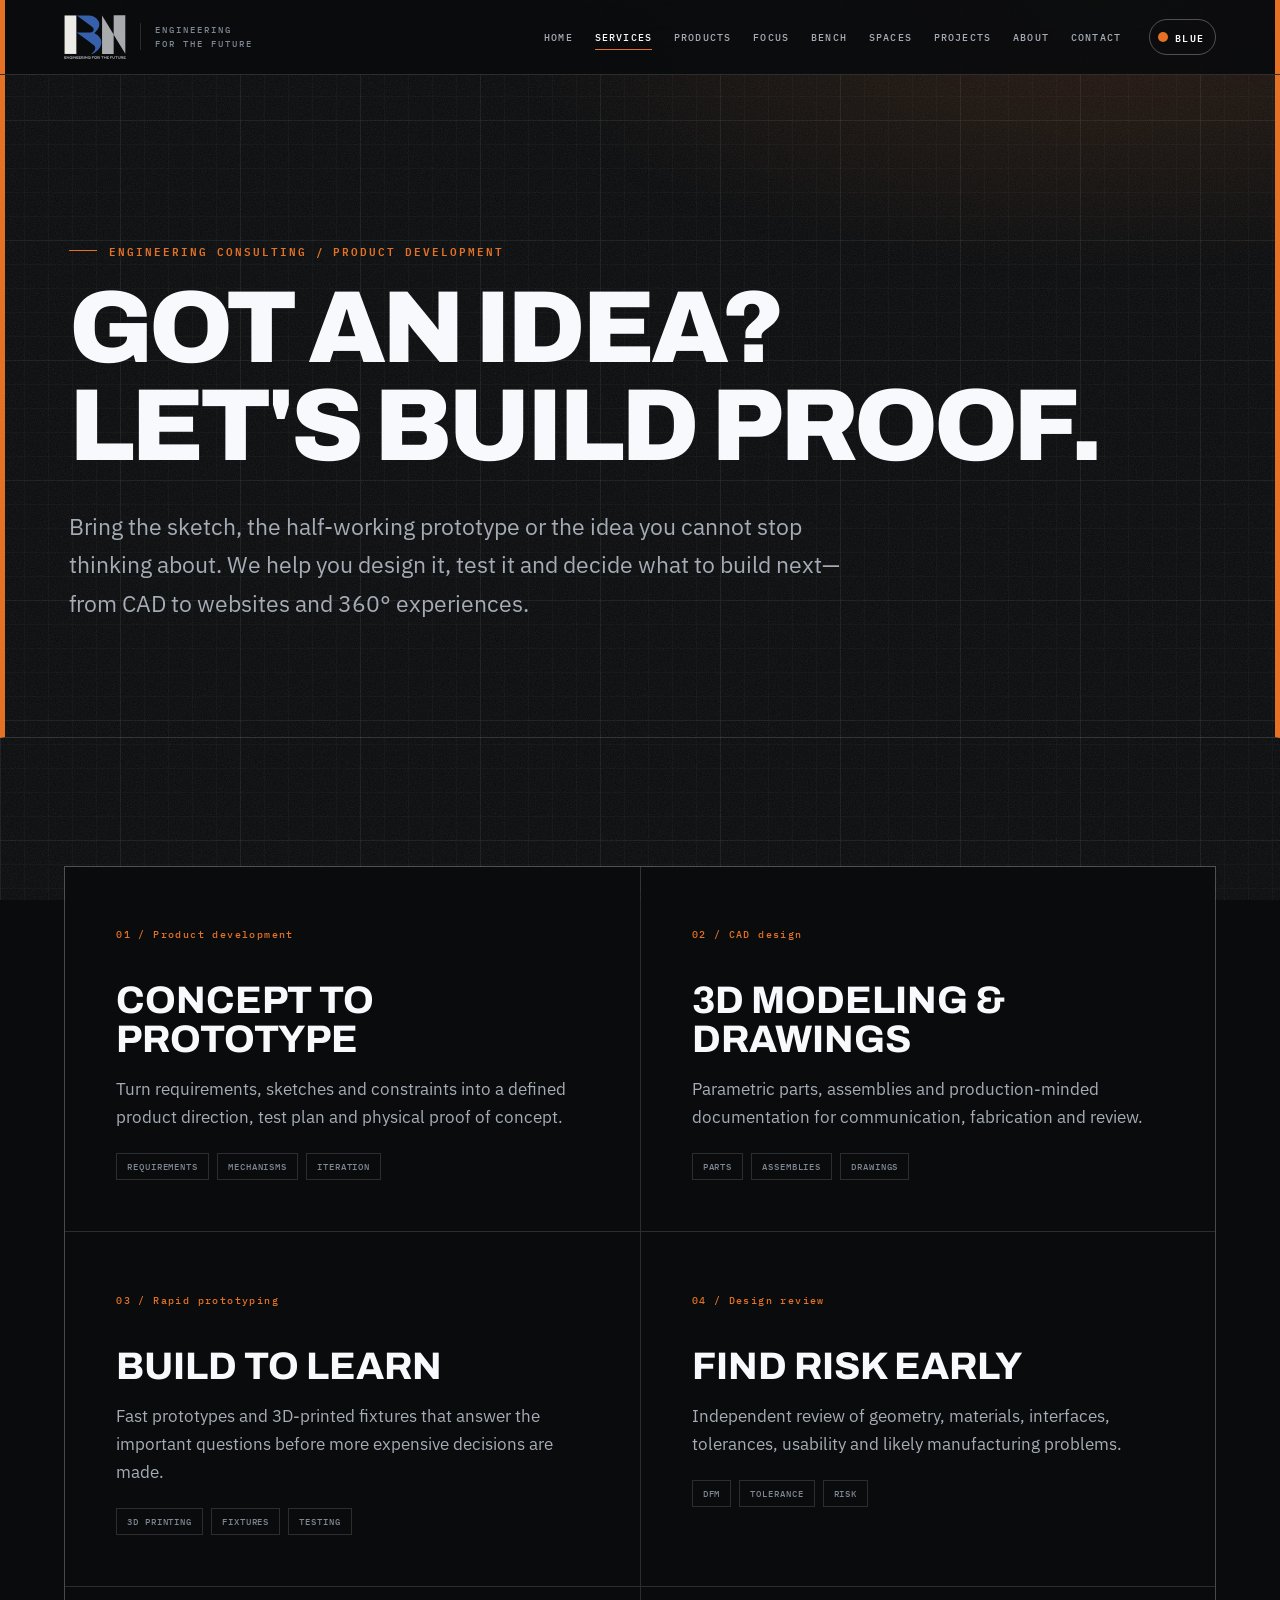
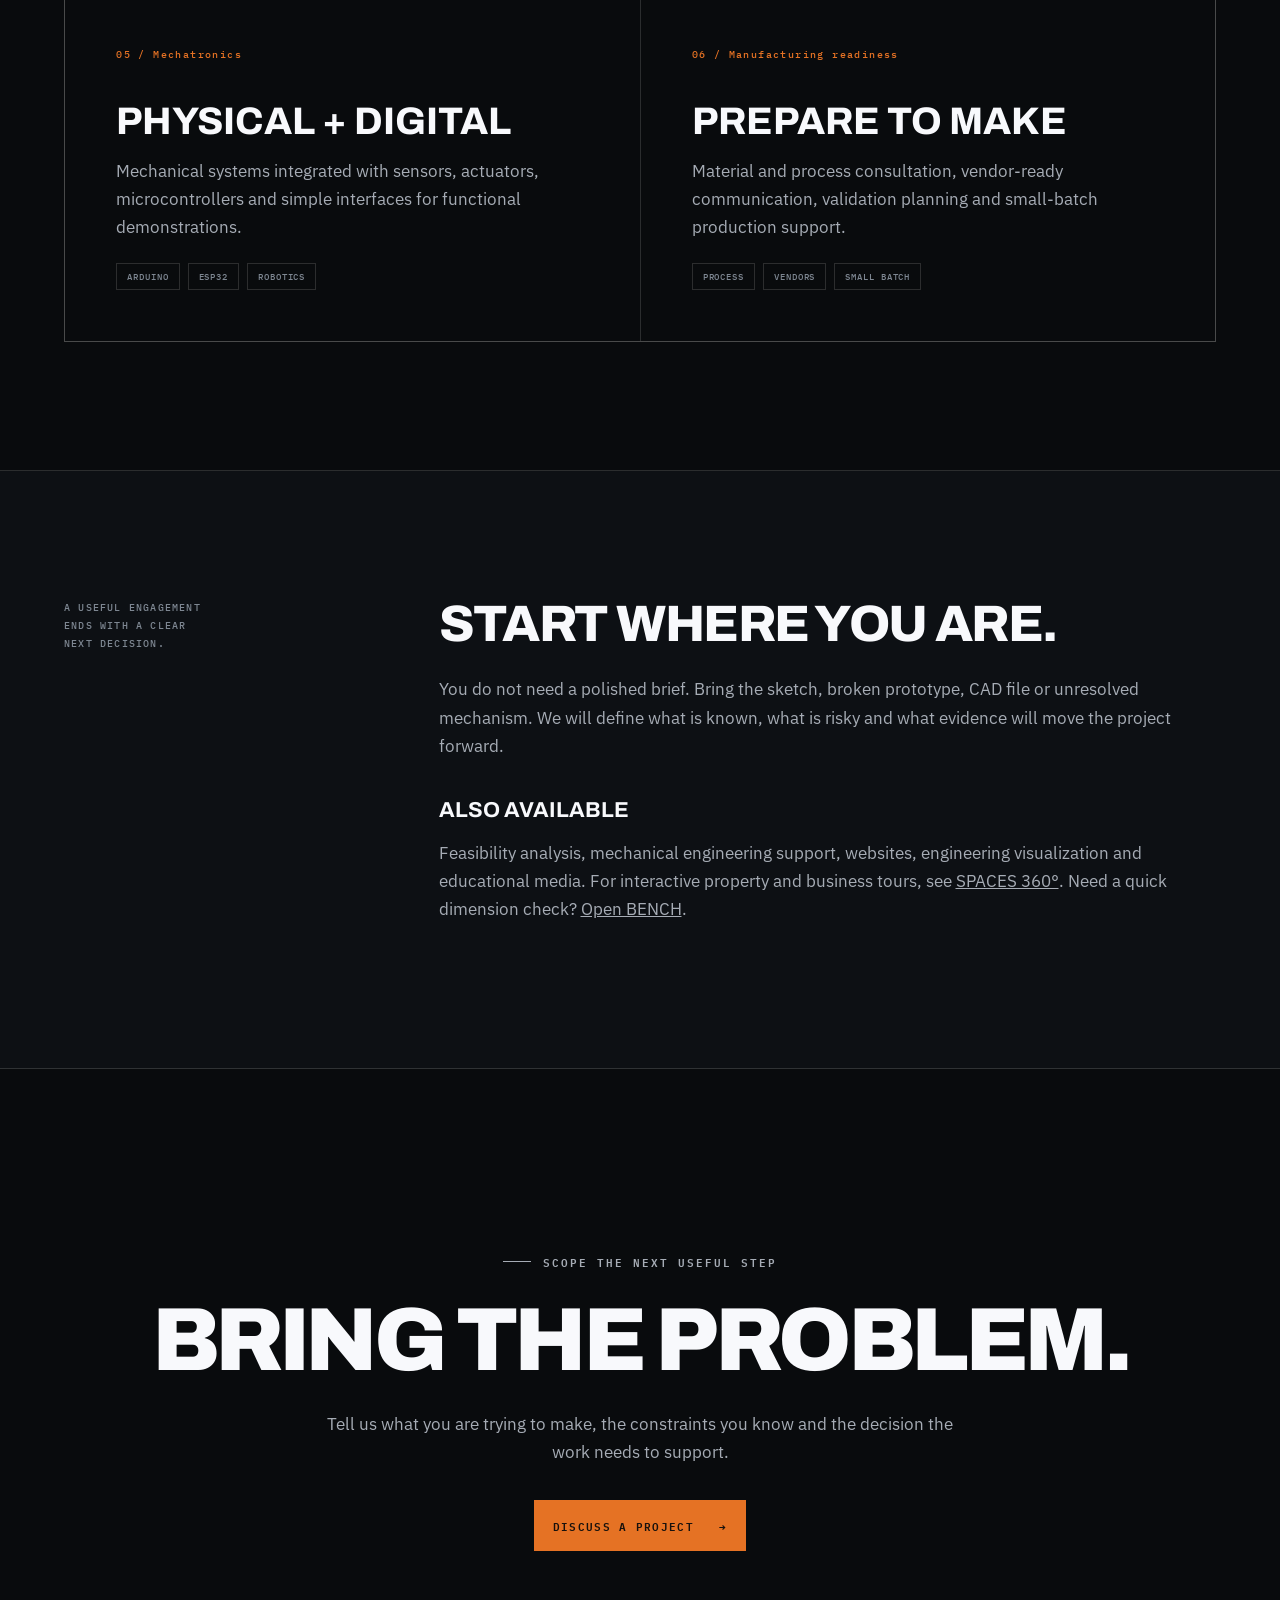
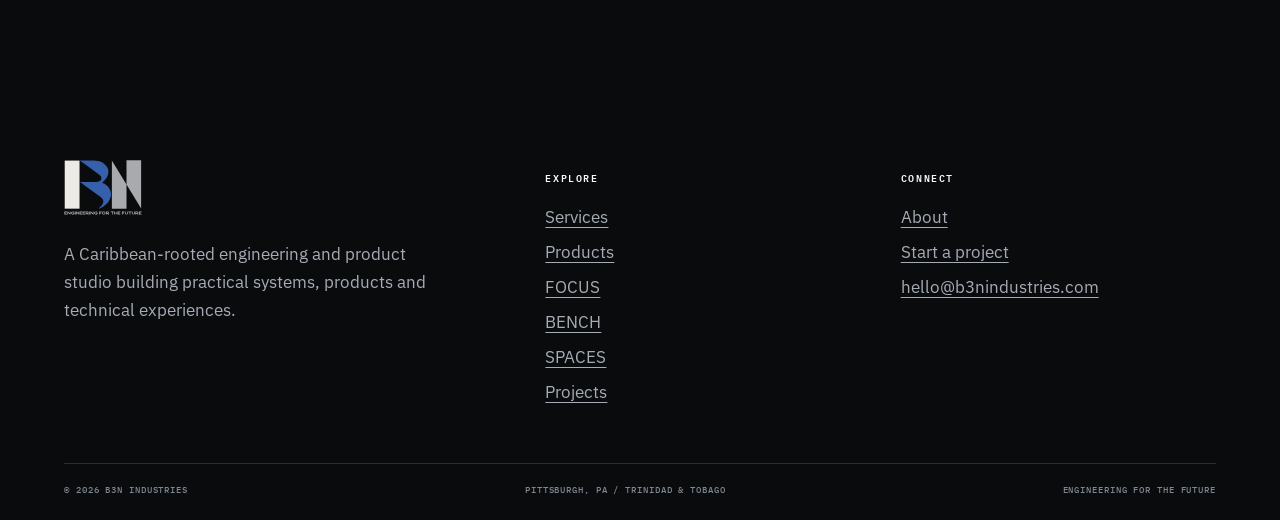
<file: services.html>
<!doctype html>
<html lang="en">
  <head>
    <meta charset="utf-8" />
    <meta name="viewport" content="width=device-width,initial-scale=1" />
    <title>
      Engineering &amp; Product Development Services | B3N Industries
    </title>
    <meta
      name="description"
      content="Engineering consulting for product development, CAD modeling, design reviews, rapid prototyping, 3D printing, mechatronics and manufacturing readiness."
    />
    <meta name="robots" content="index,follow,max-image-preview:large" />
    <link rel="canonical" href="https://b3nindustries.com/services.html" />
    <meta property="og:type" content="website" />
    <meta property="og:site_name" content="B3N Industries" />
    <meta
      property="og:title"
      content="Engineering &amp; Product Development Services | B3N Industries"
    />
    <meta
      property="og:description"
      content="Practical engineering support from feasibility and CAD through prototypes and manufacturing preparation."
    />
    <meta property="og:url" content="https://b3nindustries.com/services.html" />
    <meta
      property="og:image"
      content="https://b3nindustries.com/images/b3n-card-og.png"
    />
    <meta name="twitter:card" content="summary_large_image" />
    <meta name="theme-color" content="#090b0d" />
    <link
      rel="icon"
      href="images/brand/b3n-mark-bone.svg"
      type="image/svg+xml"
    />
    <link rel="preconnect" href="https://fonts.googleapis.com" />
    <link rel="preconnect" href="https://fonts.gstatic.com" crossorigin />
    <link
      href="https://fonts.googleapis.com/css2?family=Archivo:wdth,wght@100..125,400..900&family=IBM+Plex+Mono:wght@400;500;600&family=IBM+Plex+Sans:wght@300;400;500;600&display=swap"
      rel="stylesheet"
    />
    <link rel="stylesheet" href="stylesheet.css" />
    <script>
      try {
        document.documentElement.classList.add("js");
        if (localStorage.getItem("b3n-theme") === "blue")
          document.documentElement.setAttribute("data-theme", "blue");
      } catch (e) {}
    </script>
    <script src="script.js" defer></script>
    <script type="application/ld+json">
      {
        "@context": "https://schema.org",
        "@type": "Service",
        "name": "Engineering and Product Development Services",
        "provider": {
          "@type": "Organization",
          "@id": "https://b3nindustries.com/#organization",
          "name": "B3N Industries",
          "url": "https://b3nindustries.com/"
        },
        "url": "https://b3nindustries.com/services.html",
        "description": "Engineering consulting, CAD, rapid prototyping, mechatronics and manufacturing readiness for inventors, teams and small businesses.",
        "areaServed": ["United States", "Trinidad and Tobago"]
      }
    </script>
  </head>
  <body>
    <a class="skip-link" href="#main-content">Skip to main content</a>
    <nav class="site-nav" aria-label="Main navigation">
      <div class="shell nav-inner">
        <a class="brand" href="index.html" aria-label="B3N Industries home"
          ><img
            src="images/brand/b3n-logo-onink.svg"
            alt="B3N Industries"
          /><span>Engineering<br />for the future</span></a
        ><button
          class="menu-toggle"
          type="button"
          data-menu-toggle
          aria-controls="primary-menu"
          aria-expanded="false"
        >
          Menu
        </button>
        <div class="nav-links" id="primary-menu" data-nav-links>
          <a href="index.html">Home</a
          ><a href="services.html" aria-current="page">Services</a
          ><a href="products.html">Products</a><a href="focus.html">FOCUS</a
          ><a href="bench.html">BENCH</a><a href="spaces.html">SPACES</a
          ><a href="projects.html">Projects</a><a href="about.html">About</a
          ><a href="contact.html">Contact</a>
        </div>
        <button
          class="theme-toggle"
          type="button"
          data-theme-toggle
          aria-label="Switch to blue theme"
        >
          <span class="theme-toggle__dot" aria-hidden="true"></span>
          <span class="t-blue">Blue</span><span class="t-signal">Orange</span>
        </button>
      </div>
    </nav>
    <main id="main-content" tabindex="-1">
      <header class="page-hero">
        <div class="shell">
          <p class="eyebrow">Engineering consulting / Product development</p>
          <h1>Got an idea?<br />Let's build proof.</h1>
          <p class="lede">
            Bring the sketch, the half-working prototype or the idea you cannot
            stop thinking about. We help you design it, test it and decide what
            to build next—from CAD to websites and 360° experiences.
          </p>
        </div>
      </header>
      <section class="section">
        <div class="shell service-grid">
          <article class="service">
            <span class="label">01 / Product development</span>
            <h2>Concept to prototype</h2>
            <p>
              Turn requirements, sketches and constraints into a defined product
              direction, test plan and physical proof of concept.
            </p>
            <div class="tag-list">
              <span class="tag">Requirements</span
              ><span class="tag">Mechanisms</span
              ><span class="tag">Iteration</span>
            </div>
          </article>
          <article class="service">
            <span class="label">02 / CAD design</span>
            <h2>3D modeling &amp; drawings</h2>
            <p>
              Parametric parts, assemblies and production-minded documentation
              for communication, fabrication and review.
            </p>
            <div class="tag-list">
              <span class="tag">Parts</span><span class="tag">Assemblies</span
              ><span class="tag">Drawings</span>
            </div>
          </article>
          <article class="service">
            <span class="label">03 / Rapid prototyping</span>
            <h2>Build to learn</h2>
            <p>
              Fast prototypes and 3D-printed fixtures that answer the important
              questions before more expensive decisions are made.
            </p>
            <div class="tag-list">
              <span class="tag">3D printing</span
              ><span class="tag">Fixtures</span><span class="tag">Testing</span>
            </div>
          </article>
          <article class="service">
            <span class="label">04 / Design review</span>
            <h2>Find risk early</h2>
            <p>
              Independent review of geometry, materials, interfaces, tolerances,
              usability and likely manufacturing problems.
            </p>
            <div class="tag-list">
              <span class="tag">DFM</span><span class="tag">Tolerance</span
              ><span class="tag">Risk</span>
            </div>
          </article>
          <article class="service">
            <span class="label">05 / Mechatronics</span>
            <h2>Physical + digital</h2>
            <p>
              Mechanical systems integrated with sensors, actuators,
              microcontrollers and simple interfaces for functional
              demonstrations.
            </p>
            <div class="tag-list">
              <span class="tag">Arduino</span><span class="tag">ESP32</span
              ><span class="tag">Robotics</span>
            </div>
          </article>
          <article class="service">
            <span class="label">06 / Manufacturing readiness</span>
            <h2>Prepare to make</h2>
            <p>
              Material and process consultation, vendor-ready communication,
              validation planning and small-batch production support.
            </p>
            <div class="tag-list">
              <span class="tag">Process</span><span class="tag">Vendors</span
              ><span class="tag">Small batch</span>
            </div>
          </article>
        </div>
      </section>
      <section class="section">
        <div class="shell content-grid">
          <div class="side-note">
            A useful engagement<br />ends with a clear<br />next decision.
          </div>
          <div class="prose">
            <h2>Start where you are.</h2>
            <p>
              You do not need a polished brief. Bring the sketch, broken
              prototype, CAD file or unresolved mechanism. We will define what
              is known, what is risky and what evidence will move the project
              forward.
            </p>
            <h3>Also available</h3>
            <p>
              Feasibility analysis, mechanical engineering support, websites,
              engineering visualization and educational media. For interactive
              property and business tours, see
              <a href="spaces.html">SPACES 360°</a>. Need a quick dimension
              check? <a href="bench.html">Open BENCH</a>.
            </p>
          </div>
        </div>
      </section>
      <section class="shell cta">
        <p class="eyebrow eyebrow-center">Scope the next useful step</p>
        <h2>Bring the problem.</h2>
        <p>
          Tell us what you are trying to make, the constraints you know and the
          decision the work needs to support.
        </p>
        <div class="actions">
          <a class="btn btn-solid" href="contact.html"
            >Discuss a project <span aria-hidden="true">→</span></a
          >
        </div>
      </section>
    </main>
    <footer>
      <div class="footer-grid">
        <div class="footer-brand">
          <img src="images/brand/b3n-logo-onink.svg" alt="B3N Industries" />
          <p>
            A Caribbean-rooted engineering and product studio building practical
            systems, products and technical experiences.
          </p>
        </div>
        <div>
          <h2>Explore</h2>
          <ul>
            <li><a href="services.html">Services</a></li>
            <li><a href="products.html">Products</a></li>
            <li><a href="focus.html">FOCUS</a></li>
            <li><a href="bench.html">BENCH</a></li>
            <li><a href="spaces.html">SPACES</a></li>
            <li><a href="projects.html">Projects</a></li>
          </ul>
        </div>
        <div>
          <h2>Connect</h2>
          <ul>
            <li><a href="about.html">About</a></li>
            <li><a href="contact.html">Start a project</a></li>
            <li>
              <a href="mailto:hello@b3nindustries.com"
                >hello@b3nindustries.com</a
              >
            </li>
          </ul>
        </div>
      </div>
      <div class="footer-base">
        <span>© 2026 B3N Industries</span
        ><span>Pittsburgh, PA / Trinidad &amp; Tobago</span
        ><span>Engineering for the future</span>
      </div>
    </footer>
  </body>
</html>
</file>
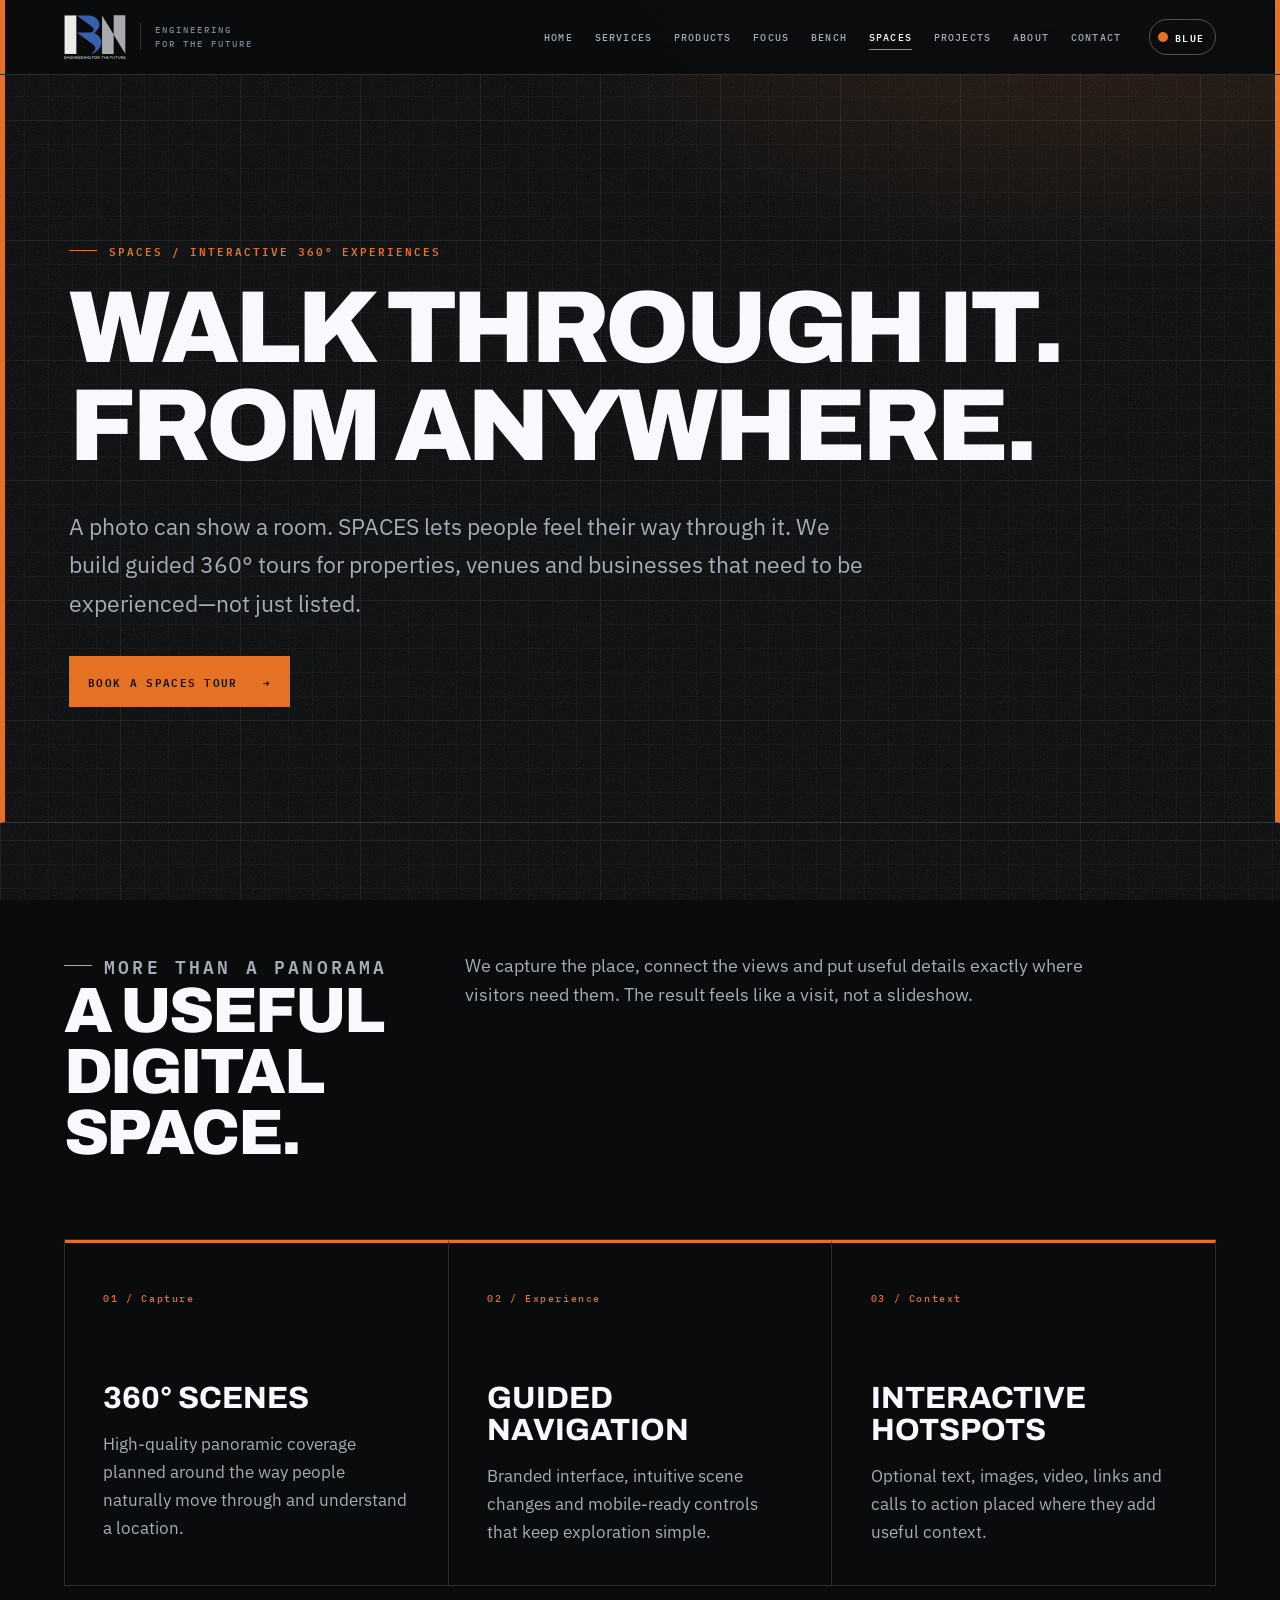
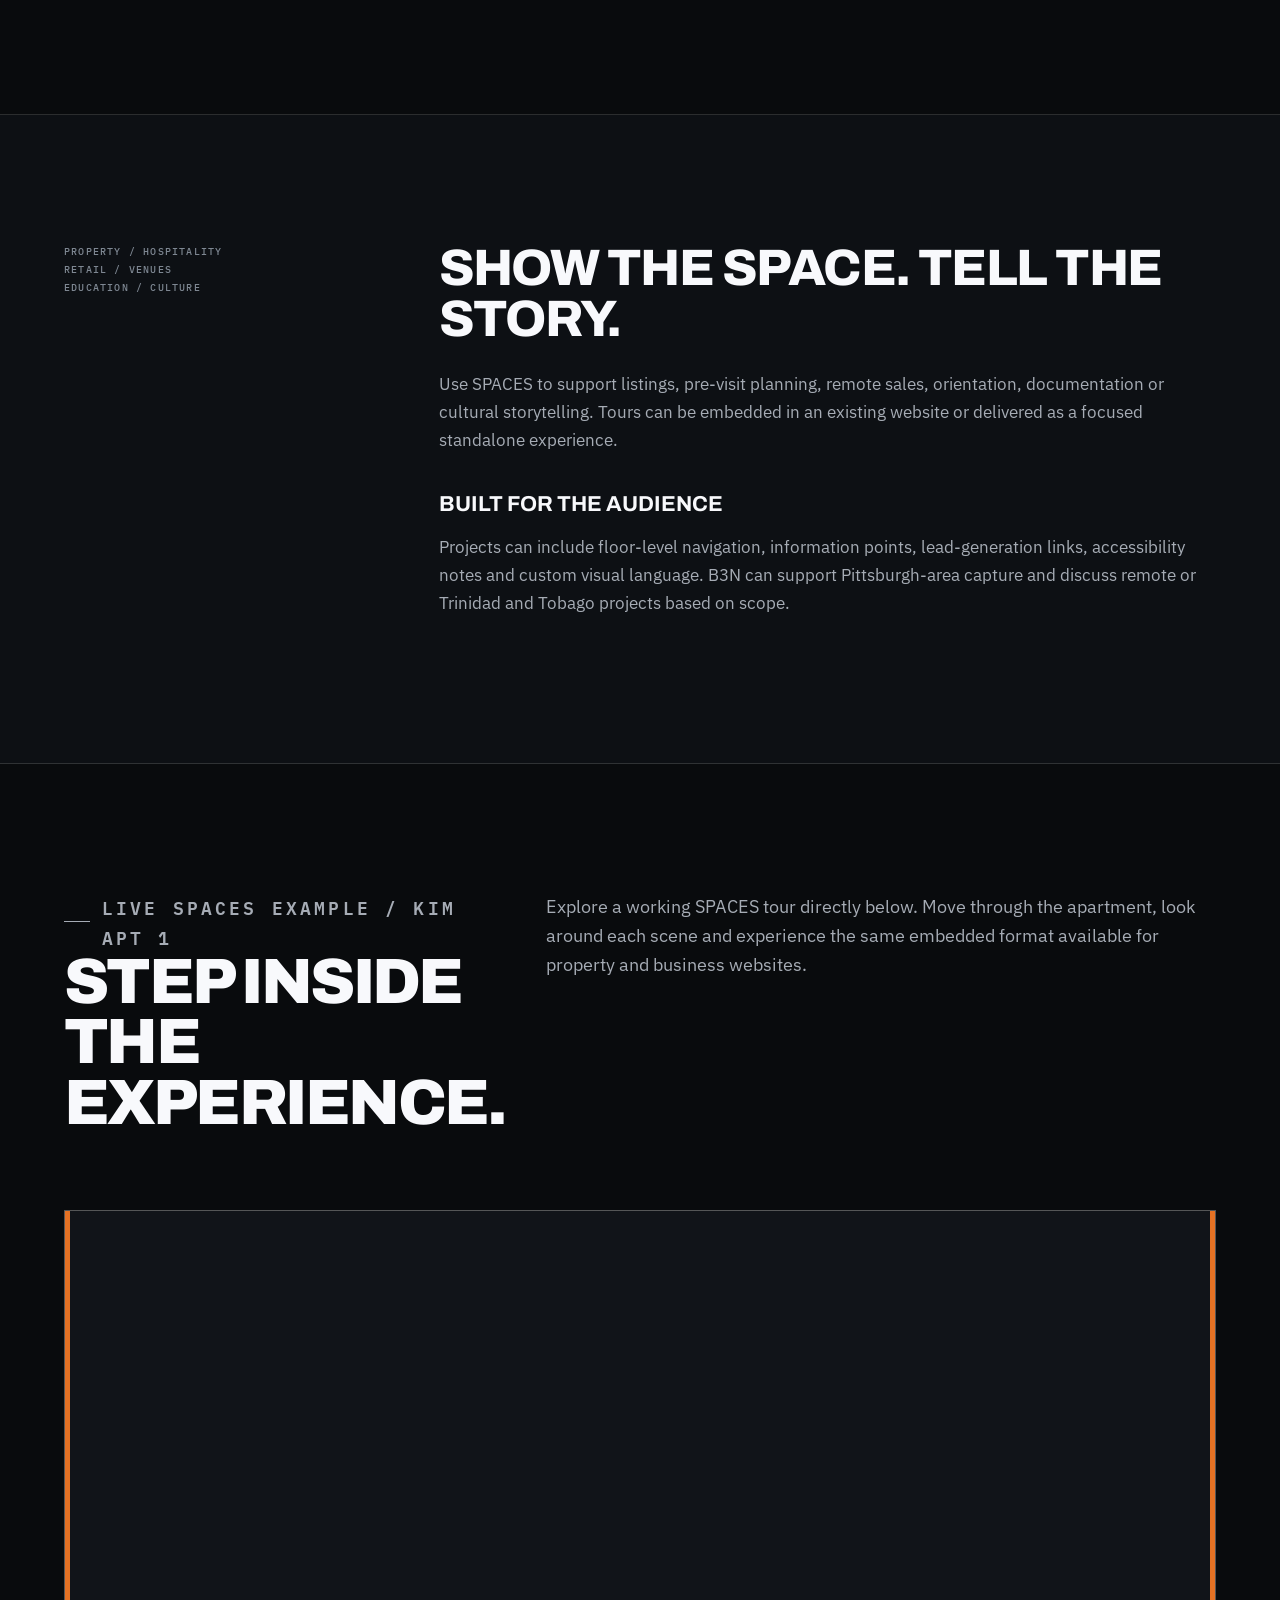
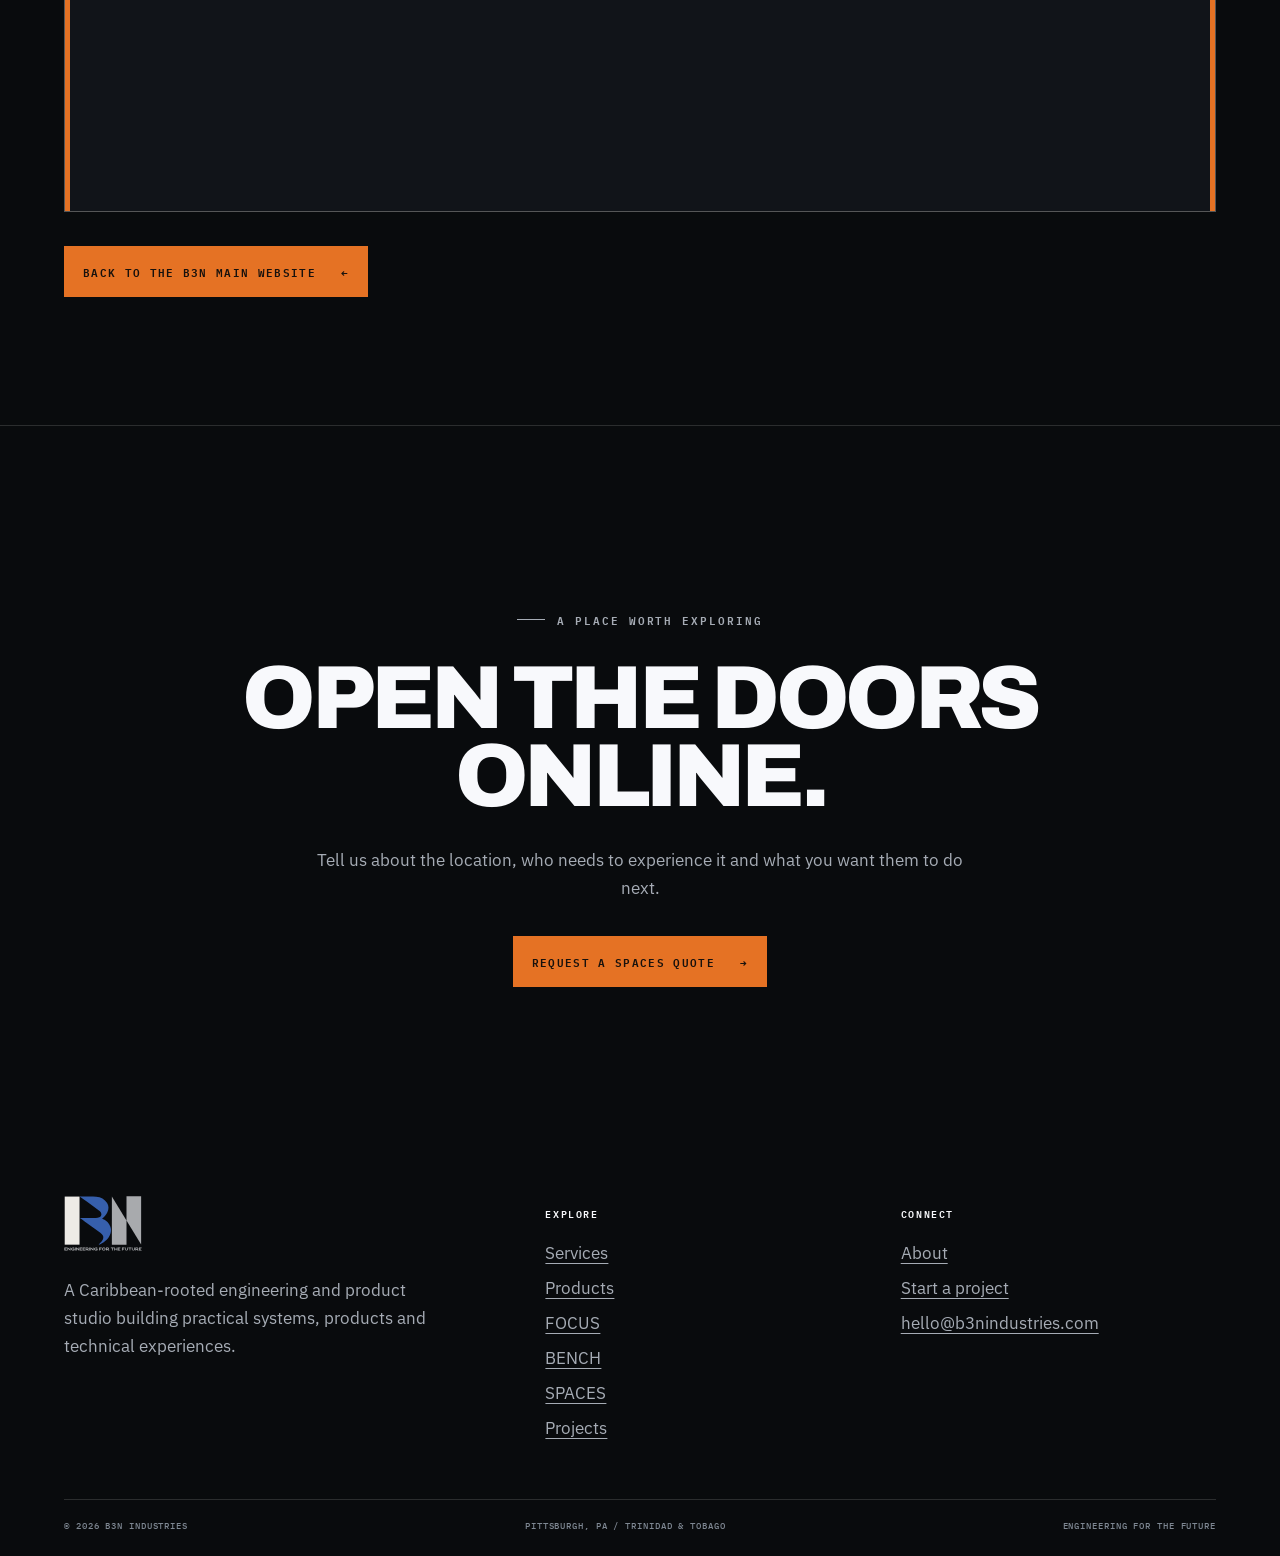
<file: spaces.html>
<!doctype html>
<html lang="en">
  <head>
    <meta charset="utf-8" />
    <meta name="viewport" content="width=device-width,initial-scale=1" />
    <title>SPACES 360° Virtual Tours | B3N Industries</title>
    <meta
      name="description"
      content="SPACES by B3N creates interactive 360° virtual tours for properties, businesses and destinations, with guided navigation, hotspots and mobile-ready delivery."
    />
    <meta name="robots" content="index,follow,max-image-preview:large" />
    <link rel="canonical" href="https://b3nindustries.com/spaces.html" />
    <meta property="og:type" content="website" />
    <meta property="og:site_name" content="B3N Industries" />
    <meta
      property="og:title"
      content="SPACES 360° Virtual Tours | B3N Industries"
    />
    <meta
      property="og:description"
      content="Interactive 360° experiences for properties, businesses and destinations."
    />
    <meta property="og:url" content="https://b3nindustries.com/spaces.html" />
    <meta
      property="og:image"
      content="https://b3nindustries.com/images/b3n-card-og.png"
    />
    <meta name="twitter:card" content="summary_large_image" />
    <meta name="theme-color" content="#090b0d" />
    <link
      rel="icon"
      href="images/brand/b3n-mark-bone.svg"
      type="image/svg+xml"
    />
    <link rel="preconnect" href="https://fonts.googleapis.com" />
    <link rel="preconnect" href="https://fonts.gstatic.com" crossorigin />
    <link
      href="https://fonts.googleapis.com/css2?family=Archivo:wdth,wght@100..125,400..900&family=IBM+Plex+Mono:wght@400;500;600&family=IBM+Plex+Sans:wght@300;400;500;600&display=swap"
      rel="stylesheet"
    />
    <link rel="stylesheet" href="stylesheet.css" />
    <script>
      try {
        document.documentElement.classList.add("js");
        if (localStorage.getItem("b3n-theme") === "blue")
          document.documentElement.setAttribute("data-theme", "blue");
      } catch (e) {}
    </script>
    <script src="script.js" defer></script>
    <script type="application/ld+json">
      {
        "@context": "https://schema.org",
        "@type": "Service",
        "name": "SPACES 360° Virtual Tours",
        "provider": {
          "@type": "Organization",
          "@id": "https://b3nindustries.com/#organization",
          "name": "B3N Industries"
        },
        "url": "https://b3nindustries.com/spaces.html",
        "description": "Interactive 360-degree virtual tours for properties, businesses and destinations.",
        "areaServed": ["Pittsburgh", "United States", "Trinidad and Tobago"]
      }
    </script>
  </head>
  <body>
    <a class="skip-link" href="#main-content">Skip to main content</a>
    <nav class="site-nav" aria-label="Main navigation">
      <div class="shell nav-inner">
        <a class="brand" href="index.html" aria-label="B3N Industries home"
          ><img
            src="images/brand/b3n-logo-onink.svg"
            alt="B3N Industries"
          /><span>Engineering<br />for the future</span></a
        ><button
          class="menu-toggle"
          type="button"
          data-menu-toggle
          aria-controls="primary-menu"
          aria-expanded="false"
        >
          Menu
        </button>
        <div class="nav-links" id="primary-menu" data-nav-links>
          <a href="index.html">Home</a><a href="services.html">Services</a
          ><a href="products.html">Products</a><a href="focus.html">FOCUS</a
          ><a href="bench.html">BENCH</a
          ><a href="spaces.html" aria-current="page">SPACES</a
          ><a href="projects.html">Projects</a><a href="about.html">About</a
          ><a href="contact.html">Contact</a>
        </div>
        <button
          class="theme-toggle"
          type="button"
          data-theme-toggle
          aria-label="Switch to blue theme"
        >
          <span class="theme-toggle__dot" aria-hidden="true"></span>
          <span class="t-blue">Blue</span><span class="t-signal">Orange</span>
        </button>
      </div>
    </nav>
    <main id="main-content" tabindex="-1">
      <header class="page-hero">
        <div class="shell">
          <p class="eyebrow">SPACES / Interactive 360° experiences</p>
          <h1>Walk through it.<br />From anywhere.</h1>
          <p class="lede">
            A photo can show a room. SPACES lets people feel their way through
            it. We build guided 360° tours for properties, venues and businesses
            that need to be experienced—not just listed.
          </p>
          <div class="actions">
            <a
              class="btn btn-solid"
              href="mailto:hello@b3nindustries.com?subject=SPACES%20360%C2%B0%20tour%20inquiry"
              >Book a SPACES tour <span aria-hidden="true">→</span></a
            >
          </div>
        </div>
      </header>
      <section class="section">
        <div class="shell">
          <div class="section-head">
            <div>
              <p class="eyebrow">More than a panorama</p>
              <h2>A useful digital<br />space.</h2>
            </div>
            <p>
              We capture the place, connect the views and put useful details
              exactly where visitors need them. The result feels like a visit,
              not a slideshow.
            </p>
          </div>
          <div class="cards">
            <article class="card">
              <span class="num">01 / Capture</span>
              <h3>360° scenes</h3>
              <p>
                High-quality panoramic coverage planned around the way people
                naturally move through and understand a location.
              </p>
            </article>
            <article class="card">
              <span class="num">02 / Experience</span>
              <h3>Guided navigation</h3>
              <p>
                Branded interface, intuitive scene changes and mobile-ready
                controls that keep exploration simple.
              </p>
            </article>
            <article class="card">
              <span class="num">03 / Context</span>
              <h3>Interactive hotspots</h3>
              <p>
                Optional text, images, video, links and calls to action placed
                where they add useful context.
              </p>
            </article>
          </div>
        </div>
      </section>
      <section class="section">
        <div class="shell content-grid">
          <div class="side-note">
            Property / Hospitality<br />Retail / Venues<br />Education / Culture
          </div>
          <div class="prose">
            <h2>Show the space. Tell the story.</h2>
            <p>
              Use SPACES to support listings, pre-visit planning, remote sales,
              orientation, documentation or cultural storytelling. Tours can be
              embedded in an existing website or delivered as a focused
              standalone experience.
            </p>
            <h3>Built for the audience</h3>
            <p>
              Projects can include floor-level navigation, information points,
              lead-generation links, accessibility notes and custom visual
              language. B3N can support Pittsburgh-area capture and discuss
              remote or Trinidad and Tobago projects based on scope.
            </p>
          </div>
        </div>
      </section>
      <section class="section" id="spaces-demo">
        <div class="shell">
          <div class="section-head">
            <div>
              <p class="eyebrow">Live SPACES example / Kim Apt 1</p>
              <h2>Step inside<br />the experience.</h2>
            </div>
            <p>
              Explore a working SPACES tour directly below. Move through the
              apartment, look around each scene and experience the same embedded
              format available for property and business websites.
            </p>
          </div>
          <div class="tour-frame">
            <iframe
              src="https://b3n-spaces.kylebbennett2014.chatgpt.site/embed/kim-apt-1-3a5520"
              title="Kim Apt 1"
              width="100%"
              height="600"
              style="border: 0"
              allowfullscreen
              loading="lazy"
            ></iframe>
          </div>
          <div class="actions tour-actions">
            <a class="btn btn-solid" href="index.html"
              >Back to the B3N main website <span aria-hidden="true">←</span></a
            >
          </div>
        </div>
      </section>
      <section class="shell cta">
        <p class="eyebrow eyebrow-center">A place worth exploring</p>
        <h2>Open the doors online.</h2>
        <p>
          Tell us about the location, who needs to experience it and what you
          want them to do next.
        </p>
        <div class="actions">
          <a
            class="btn btn-solid"
            href="mailto:hello@b3nindustries.com?subject=SPACES%20360%C2%B0%20tour%20inquiry"
            >Request a SPACES quote <span aria-hidden="true">→</span></a
          >
        </div>
      </section>
    </main>
    <footer>
      <div class="footer-grid">
        <div class="footer-brand">
          <img src="images/brand/b3n-logo-onink.svg" alt="B3N Industries" />
          <p>
            A Caribbean-rooted engineering and product studio building practical
            systems, products and technical experiences.
          </p>
        </div>
        <div>
          <h2>Explore</h2>
          <ul>
            <li><a href="services.html">Services</a></li>
            <li><a href="products.html">Products</a></li>
            <li><a href="focus.html">FOCUS</a></li>
            <li><a href="bench.html">BENCH</a></li>
            <li><a href="spaces.html">SPACES</a></li>
            <li><a href="projects.html">Projects</a></li>
          </ul>
        </div>
        <div>
          <h2>Connect</h2>
          <ul>
            <li><a href="about.html">About</a></li>
            <li><a href="contact.html">Start a project</a></li>
            <li>
              <a href="mailto:hello@b3nindustries.com"
                >hello@b3nindustries.com</a
              >
            </li>
          </ul>
        </div>
      </div>
      <div class="footer-base">
        <span>© 2026 B3N Industries</span
        ><span>Pittsburgh, PA / Trinidad &amp; Tobago</span
        ><span>Engineering for the future</span>
      </div>
    </footer>
  </body>
</html>
</file>
<file: stylesheet.css>
:root {
  --ink: #090b0d;
  --ink-2: #111419;
  --paper: #f8f9fc;
  --muted: #a6acb5;
  --faint: #7e8792;
  --orange: #e57224;
  --blue: #0057d9;
  --site-accent: #e57224;
  --accent: var(--site-accent);
  --accent-ink: #17110d;
  --line: rgba(241, 238, 232, 0.15);
  --line-strong: rgba(241, 238, 232, 0.3);
  --display: "Archivo", "Arial Black", sans-serif;
  --body: "IBM Plex Sans", "Segoe UI", sans-serif;
  --mono: "IBM Plex Mono", ui-monospace, monospace;
  --gutter: clamp(20px, 5vw, 76px);
  --max: 1320px;
  --ease: cubic-bezier(0.22, 1, 0.36, 1);
}
[data-theme="blue"] {
  --site-accent: #4b91ff;
  --accent: var(--site-accent);
  --accent-ink: #081121;
}
[data-theme="orange"] {
  --site-accent: #e57224;
  --accent: var(--site-accent);
  --accent-ink: #17110d;
}
*,
*::before,
*::after {
  box-sizing: border-box;
}
html {
  scroll-behavior: smooth;
}
body {
  margin: 0;
  min-height: 100vh;
  background: var(--ink);
  color: var(--paper);
  font-family: var(--body);
  font-size: 17px;
  line-height: 1.65;
  -webkit-font-smoothing: antialiased;
}
/* Business-card signature: black face, white reverse, electric-blue edge. */
.site-nav,
.hero-visual,
.feature,
.founder,
.contact-grid {
  box-shadow:
    inset 5px 0 var(--accent),
    inset -5px 0 var(--accent);
}
.hero-visual .mark-assembly {
  border-radius: 0;
  border: 0;
  box-shadow: none;
}
.section:nth-of-type(even) {
  background: #0d1014;
  color: #f8f9fc;
  --muted: #a6acb5;
  --faint: #7e8792;
  --line: rgba(241, 238, 232, 0.15);
  --line-strong: rgba(241, 238, 232, 0.3);
  --ink: #090b0d;
  --ink-2: #111419;
  --paper: #f8f9fc;
  --accent: var(--site-accent);
  --accent-ink: #17110d;
}
.section:nth-of-type(even) .btn-solid {
  color: var(--accent-ink);
}
.section:nth-of-type(even) .feature-media {
  background: #101217;
}
.section:nth-of-type(even) .feature-media img {
  filter: none;
}
.section:nth-of-type(even) .founder-mark {
  background: #101217;
}
.section:nth-of-type(even) .service {
  background: #f8f9fc;
}
.card {
  border-top: 3px solid var(--accent);
}
.page-hero {
  border-inline: 5px solid var(--accent);
}
.signal {
  background: var(--accent);
  color: #fff;
}
.bench-workspace {
  display: grid;
  grid-template-columns: repeat(2, minmax(0, 1fr));
  gap: 24px;
  padding: clamp(24px, 4vw, 48px);
  border: 1px solid var(--line-strong);
  box-shadow:
    inset 5px 0 var(--blue),
    inset -5px 0 var(--blue);
  background: var(--ink-2);
}
.bench-workspace label {
  display: block;
  margin-bottom: 8px;
  color: var(--paper);
  font: 600 12px var(--mono);
}
.bench-workspace input,
.bench-workspace select {
  width: 100%;
  min-height: 46px;
  padding: 10px 12px;
  border: 1px solid var(--line-strong);
  border-radius: 0;
  background: var(--ink);
  color: var(--paper);
}
.bench-workspace .bench-wide {
  grid-column: 1/-1;
}
.bench-results {
  display: grid;
  grid-template-columns: repeat(3, minmax(0, 1fr));
  gap: 12px;
}
.bench-results output {
  display: block;
  padding: 18px;
  border: 1px solid var(--line-strong);
  overflow-wrap: anywhere;
}
.bench-results output strong {
  display: block;
  color: var(--accent);
  font: 700 clamp(1.3rem, 2.5vw, 2rem) var(--display);
}
.bench-results output span {
  color: var(--muted);
  font: 500 11px var(--mono);
  text-transform: uppercase;
}
.bench-note {
  color: var(--muted);
}
.bench-workspace input[type="search"] {
  font-size: clamp(1rem, 2vw, 1.2rem);
}
.bench-workspace input[type="search"]::placeholder {
  color: #9ea8b8;
}
.bench-results:empty {
  display: none;
}
.about-card-page {
  padding-block: clamp(42px, 7vw, 100px);
}
.about-card-page .eyebrow {
  margin-bottom: 30px;
}
.business-card {
  border-inline: clamp(7px, 1vw, 13px) solid var(--blue);
  box-shadow: 0 20px 45px rgba(0, 0, 0, 0.25);
}
.business-card-front {
  min-height: clamp(280px, 35vw, 490px);
  padding: clamp(36px, 6vw, 85px);
  display: flex;
  flex-direction: column;
  align-items: center;
  justify-content: center;
  background: #19191c;
  text-align: center;
}
.business-card-front img {
  width: min(50%, 390px);
  max-height: 260px;
}
.business-card-front p {
  margin: 12px 0 0;
  color: #fff;
  font: 700 clamp(1rem, 2.1vw, 1.7rem) var(--display);
  letter-spacing: 0.35em;
  text-transform: uppercase;
}
.business-card-front span {
  color: #a9c2e9;
  font: 500 clamp(0.75rem, 1.3vw, 1.1rem) var(--body);
  letter-spacing: 0.32em;
  text-transform: uppercase;
}
.business-card-back {
  min-height: clamp(330px, 35vw, 490px);
  margin-top: 20px;
  padding: clamp(28px, 5vw, 68px);
  background: #fff;
  color: #18191d;
  display: flex;
  flex-direction: column;
  justify-content: space-between;
}
.business-card-identity {
  display: flex;
  justify-content: space-between;
  gap: 28px;
}
.business-card-identity h1,
.business-card-identity h2 {
  margin: 0;
  font: 800 clamp(2.4rem, 5vw, 5rem) / 1 var(--display);
  letter-spacing: -0.04em;
}
.founder-full-name {
  margin: 5px 0 0;
  color: #4b5c70;
  font: 500 0.9rem var(--body);
}
.business-card-identity .founder-role {
  margin: 8px 0 0;
  color: #40566b;
  font-size: clamp(0.9rem, 2vw, 1.45rem);
  letter-spacing: 0.04em;
}
.business-card-identity > img {
  width: clamp(95px, 19vw, 200px);
  align-self: flex-start;
}
.business-card-rule {
  width: 90px;
  height: 5px;
  margin-block: 20px;
  background: var(--blue);
}
.business-card address {
  display: flex;
  flex-direction: column;
  font-style: normal;
  line-height: 1.5;
}
.business-card address a {
  color: #304b70;
  text-decoration: none;
  overflow-wrap: anywhere;
}
.business-card address a:hover {
  text-decoration: underline;
}
.business-card-services h2,
.business-card-services h3 {
  margin: 25px 0 0;
  font: 800 clamp(1.25rem, 2vw, 1.9rem) var(--display);
}
.business-card-services p {
  margin: 0;
  color: #40566b;
  letter-spacing: 0.08em;
}
.founder-section .section-head {
  margin-bottom: 34px;
}
.founder-disclosure {
  border: 1px solid var(--line-strong);
  background: var(--ink-2);
}
.founder-disclosure summary {
  min-height: 72px;
  display: flex;
  align-items: center;
  justify-content: space-between;
  gap: 24px;
  padding: 18px clamp(20px, 4vw, 42px);
  color: var(--paper);
  font: 600 clamp(0.85rem, 1.5vw, 1rem) var(--mono);
  letter-spacing: 0.12em;
  text-transform: uppercase;
  cursor: pointer;
  list-style: none;
}
.founder-disclosure summary::-webkit-details-marker {
  display: none;
}
.founder-disclosure summary:hover {
  color: var(--accent);
}
.founder-disclosure summary span:last-child {
  color: var(--accent);
  font-size: 1.5rem;
  transition: transform 0.25s var(--ease);
}
.founder-disclosure[open] summary span:last-child {
  transform: rotate(45deg);
}
.founder-card-wrap {
  padding: 0 clamp(14px, 3vw, 36px) clamp(24px, 4vw, 44px);
}
.founder-actions {
  margin-top: 24px;
}
.tour-frame {
  overflow: hidden;
  border: 1px solid var(--line-strong);
  box-shadow:
    inset 5px 0 var(--accent),
    inset -5px 0 var(--accent);
  background: var(--ink-2);
}
.tour-frame iframe {
  display: block;
  width: 100%;
  min-height: 600px;
}
.tour-actions {
  margin-top: 24px;
}
@media (max-width: 580px) {
  .bench-workspace,
  .bench-results {
    grid-template-columns: 1fr;
  }
  .business-card-identity > img {
    width: 75px;
  }
  .business-card-front img {
    width: 70%;
  }
  .business-card-front p,
  .business-card-front span {
    letter-spacing: 0.14em;
  }
  .business-card-services p {
    letter-spacing: 0;
  }
  .tour-frame iframe {
    min-height: 480px;
  }
}
body::before {
  content: "";
  position: fixed;
  inset: 0;
  z-index: -2;
  background:
    radial-gradient(
      70% 45% at 86% 0%,
      color-mix(in srgb, var(--accent) 15%, transparent),
      transparent 70%
    ),
    linear-gradient(rgba(167, 169, 172, 0.04) 1px, transparent 1px),
    linear-gradient(90deg, rgba(167, 169, 172, 0.04) 1px, transparent 1px),
    linear-gradient(rgba(167, 169, 172, 0.07) 1px, transparent 1px),
    linear-gradient(90deg, rgba(167, 169, 172, 0.07) 1px, transparent 1px);
  background-size:
    auto,
    24px 24px,
    24px 24px,
    120px 120px,
    120px 120px;
}
body::after {
  content: "";
  position: fixed;
  inset: 0;
  z-index: -1;
  pointer-events: none;
  opacity: 0.24;
  background: url("images/grain.svg");
}
img,
svg {
  max-width: 100%;
  height: auto;
}
a {
  color: inherit;
}
button,
input,
textarea,
select {
  font: inherit;
}
.skip-link {
  position: fixed;
  top: 12px;
  left: 12px;
  z-index: 1000;
  padding: 10px 14px;
  background: var(--accent);
  color: var(--accent-ink);
  font: 600 11px var(--mono);
  letter-spacing: 0.12em;
  text-transform: uppercase;
  text-decoration: none;
  transform: translateY(calc(-100% - 24px));
}
.skip-link:focus {
  transform: none;
}
:where(a, button, input, textarea, select):focus-visible {
  outline: 2px solid var(--accent);
  outline-offset: 4px;
}
main:focus {
  outline: 0;
}
.shell {
  width: min(var(--max), calc(100% - 2 * var(--gutter)));
  margin-inline: auto;
}
.site-nav {
  position: sticky;
  top: 0;
  z-index: 100;
  border-bottom: 1px solid var(--line);
  background: rgba(9, 11, 13, 0.88);
  backdrop-filter: blur(16px);
}
.nav-inner {
  min-height: 74px;
  display: flex;
  align-items: center;
  gap: 28px;
}
.brand {
  display: flex;
  align-items: center;
  gap: 14px;
  margin-right: auto;
  text-decoration: none;
}
.brand img {
  width: 62px;
}
.brand span {
  padding-left: 14px;
  border-left: 1px solid var(--line);
  color: var(--faint);
  font: 500 9px/1.5 var(--mono);
  letter-spacing: 0.22em;
  text-transform: uppercase;
}
.nav-links {
  display: flex;
  align-items: center;
  gap: clamp(13px, 1.7vw, 26px);
}
.nav-links a {
  position: relative;
  padding: 8px 0;
  color: var(--muted);
  font: 500 10px var(--mono);
  letter-spacing: 0.12em;
  text-decoration: none;
  text-transform: uppercase;
  white-space: nowrap;
}
.nav-links a:hover,
.nav-links a[aria-current="page"] {
  color: var(--paper);
}
.nav-links a[aria-current="page"]::after {
  content: "";
  position: absolute;
  left: 0;
  right: 0;
  bottom: 2px;
  height: 1px;
  background: var(--accent);
}
.theme-toggle,
.menu-toggle {
  border: 1px solid var(--line-strong);
  background: transparent;
  color: var(--paper);
  cursor: pointer;
  font: 600 10px var(--mono);
  letter-spacing: 0.12em;
  text-transform: uppercase;
}
.theme-toggle {
  display: flex;
  align-items: center;
  gap: 7px;
  min-height: 36px;
  padding: 6px 11px 6px 8px;
  border-radius: 999px;
}
.theme-toggle__dot {
  width: 10px;
  height: 10px;
  border-radius: 50%;
  background: var(--accent);
}
.theme-toggle .t-blue {
  display: inline;
}
.theme-toggle .t-signal {
  display: none;
}
[data-theme="blue"] .theme-toggle .t-blue {
  display: none;
}
[data-theme="blue"] .theme-toggle .t-signal {
  display: inline;
}
.theme-shift,
.theme-shift *,
.theme-shift *::before,
.theme-shift *::after {
  transition:
    background-color 0.42s ease,
    border-color 0.42s ease,
    color 0.42s ease,
    fill 0.42s ease,
    stroke 0.42s ease !important;
}
.menu-toggle {
  display: none;
  padding: 9px 12px;
}
.eyebrow {
  display: flex;
  align-items: center;
  gap: 12px;
  margin: 0 0 20px;
  color: var(--accent);
  font: 600 11px var(--mono);
  letter-spacing: 0.18em;
  text-transform: uppercase;
}
.eyebrow::before {
  content: "";
  width: 28px;
  height: 1px;
  background: currentColor;
}
.eyebrow-center {
  justify-content: center;
}
.display-title {
  margin: 0;
  font-family: var(--display);
  font-size: clamp(3.4rem, 8.5vw, 8.5rem);
  font-variation-settings:
    "wdth" 112,
    "wght" 900;
  font-weight: 900;
  letter-spacing: -0.055em;
  line-height: 0.83;
  text-transform: uppercase;
}
.display-title .outline {
  color: transparent;
  -webkit-text-stroke: 1px var(--paper);
}
.hero {
  min-height: calc(100vh - 75px);
  display: grid;
  grid-template-columns: minmax(0, 1.05fr) minmax(360px, 0.75fr);
  align-items: center;
  gap: clamp(40px, 7vw, 110px);
  padding-block: clamp(76px, 11vw, 150px);
}
.hero-copy > p:not(.eyebrow) {
  max-width: 700px;
  margin: 32px 0 0;
  color: var(--muted);
  font-size: clamp(1.05rem, 1.6vw, 1.35rem);
}
.hero-copy strong {
  color: var(--paper);
  font-weight: 500;
}
.actions {
  display: flex;
  flex-wrap: wrap;
  gap: 12px;
  margin-top: 34px;
}
.btn {
  display: inline-flex;
  align-items: center;
  justify-content: space-between;
  gap: 25px;
  min-width: 210px;
  padding: 15px 18px;
  border: 1px solid var(--line-strong);
  font: 600 11px var(--mono);
  letter-spacing: 0.12em;
  text-decoration: none;
  text-transform: uppercase;
  transition: 0.25s var(--ease);
}
.btn:hover {
  transform: translateY(-2px);
  border-color: var(--accent);
}
.btn-solid {
  background: var(--accent);
  border-color: var(--accent);
  color: var(--accent-ink);
}
.hero-visual {
  position: relative;
  min-height: 540px;
  display: grid;
  place-items: center;
  border: 1px solid var(--line);
  background: linear-gradient(
    145deg,
    rgba(255, 255, 255, 0.03),
    transparent 55%
  );
}
.hero-visual::before,
.hero-visual::after {
  content: "";
  position: absolute;
  background: var(--line);
}
.hero-visual::before {
  left: 10%;
  right: 10%;
  top: 50%;
  height: 1px;
}
.hero-visual::after {
  top: 10%;
  bottom: 10%;
  left: 50%;
  width: 1px;
}
.mark-assembly {
  position: relative;
  z-index: 1;
  width: min(70%, 370px);
  aspect-ratio: 1;
  display: grid;
  place-items: center;
  border: 1px solid var(--line);
  border-radius: 50%;
  box-shadow: 0 0 80px color-mix(in srgb, var(--accent) 14%, transparent);
}
.mark-assembly img {
  width: 72%;
  filter: drop-shadow(0 18px 25px rgba(0, 0, 0, 0.4));
}
.orbit-label {
  position: absolute;
  color: var(--faint);
  font: 500 9px var(--mono);
  letter-spacing: 0.16em;
  text-transform: uppercase;
}
.orbit-label.a {
  top: 24px;
  left: 24px;
}
.orbit-label.b {
  right: 24px;
  bottom: 24px;
}
.orbit-label.c {
  left: 24px;
  bottom: 24px;
  color: var(--accent);
}
.signal {
  overflow: hidden;
  border-block: 1px solid var(--line);
  background: var(--accent) url("images/background-candidate1.png") center /
    cover;
  color: #fff;
}
[data-theme="blue"] .signal {
  background-image: url("images/background2.png");
}
.signal-track {
  display: flex;
  width: max-content;
  animation: ticker 30s linear infinite;
}
.signal span {
  padding: 12px 0;
  font: 700 11px var(--mono);
  letter-spacing: 0.18em;
  text-transform: uppercase;
}
.signal i {
  padding-inline: 22px;
  font-style: normal;
}
@keyframes ticker {
  to {
    transform: translateX(-50%);
  }
}
.section {
  padding-block: clamp(76px, 10vw, 140px);
  border-bottom: 1px solid var(--line);
}
.section-head {
  display: grid;
  grid-template-columns: 0.65fr 1.35fr;
  gap: 40px;
  margin-bottom: clamp(42px, 6vw, 76px);
}
.section-head h2,
.page-hero h1 {
  margin: 0;
  font-family: var(--display);
  font-weight: 850;
  letter-spacing: -0.04em;
  line-height: 0.95;
  text-transform: uppercase;
}
.section-head h2 {
  font-size: clamp(2.3rem, 5vw, 5rem);
}
.section-head p {
  max-width: 680px;
  margin: 0;
  color: var(--muted);
  font-size: 1.1rem;
}
.cards {
  display: grid;
  grid-template-columns: repeat(3, 1fr);
  border-top: 1px solid var(--line);
  border-left: 1px solid var(--line);
}
.card {
  min-height: 310px;
  padding: clamp(25px, 3vw, 42px);
  border-right: 1px solid var(--line);
  border-bottom: 1px solid var(--line);
}
.card .num {
  color: var(--accent);
  font: 500 10px var(--mono);
  letter-spacing: 0.16em;
}
.card h3 {
  margin: 72px 0 16px;
  font: 750 clamp(1.45rem, 2.4vw, 2.2rem) / 1.05 var(--display);
  text-transform: uppercase;
}
.card p {
  margin: 0;
  color: var(--muted);
}
.card a {
  display: inline-block;
  margin-top: 22px;
  color: var(--paper);
  font: 600 10px var(--mono);
  letter-spacing: 0.12em;
  text-transform: uppercase;
  text-underline-offset: 5px;
}
.feature {
  display: grid;
  grid-template-columns: 1fr 1fr;
  gap: 0;
  border: 1px solid var(--line);
}
.feature-copy {
  padding: clamp(32px, 5vw, 72px);
}
.feature-copy h2 {
  margin: 0 0 24px;
  font: 850 clamp(2.5rem, 5vw, 5.5rem) / 0.9 var(--display);
  letter-spacing: -0.04em;
  text-transform: uppercase;
}
.feature-copy p {
  color: var(--muted);
}
.feature-media {
  min-height: 520px;
  display: grid;
  place-items: center;
  background:
    radial-gradient(
      circle,
      color-mix(in srgb, var(--accent) 17%, transparent),
      transparent 62%
    ),
    var(--ink-2);
  border-left: 1px solid var(--line);
}
.feature-media img {
  width: min(65%, 340px);
}
.project-list {
  border-top: 1px solid var(--line);
}
.project-row {
  display: grid;
  grid-template-columns: 70px minmax(180px, 0.6fr) 1fr auto;
  gap: 24px;
  align-items: center;
  padding: 25px 0;
  border-bottom: 1px solid var(--line);
  text-decoration: none;
}
.project-row .id {
  color: var(--accent);
  font: 500 10px var(--mono);
}
.project-row h3 {
  margin: 0;
  font: 700 clamp(1.2rem, 2vw, 1.7rem) var(--display);
  text-transform: uppercase;
}
.project-row p {
  margin: 0;
  color: var(--muted);
}
.project-row .arrow {
  font-size: 1.5rem;
}
.project-row:hover h3 {
  color: var(--accent);
}
.page-hero {
  padding-block: clamp(90px, 13vw, 180px) clamp(65px, 9vw, 120px);
  border-bottom: 1px solid var(--line);
}
.page-hero h1 {
  max-width: 1050px;
  font-size: clamp(3.4rem, 8vw, 8rem);
}
.page-hero .lede {
  max-width: 800px;
  margin: 32px 0 0;
  color: var(--muted);
  font-size: clamp(1.1rem, 2vw, 1.45rem);
}
.content-grid {
  display: grid;
  grid-template-columns: minmax(190px, 0.35fr) 1fr;
  gap: clamp(36px, 8vw, 130px);
}
.side-note {
  color: var(--faint);
  font: 500 10px/1.8 var(--mono);
  letter-spacing: 0.12em;
  text-transform: uppercase;
}
.prose h2 {
  margin: 0 0 25px;
  font: 800 clamp(2rem, 4vw, 4rem) / 1 var(--display);
  letter-spacing: -0.03em;
  text-transform: uppercase;
}
.prose h3 {
  margin: 38px 0 12px;
  font: 700 1.35rem var(--display);
  text-transform: uppercase;
}
.prose p,
.prose li {
  color: var(--muted);
}
.prose p {
  max-width: 800px;
}
.service-grid {
  display: grid;
  grid-template-columns: repeat(2, 1fr);
  gap: 1px;
  background: var(--line);
  border: 1px solid var(--line);
}
.service {
  padding: clamp(28px, 4vw, 52px);
  background: var(--ink);
}
.service .label {
  color: var(--accent);
  font: 500 10px var(--mono);
  letter-spacing: 0.14em;
}
.service h2,
.service h3 {
  margin: 35px 0 15px;
  font: 750 clamp(1.5rem, 3vw, 2.6rem) / 1 var(--display);
  text-transform: uppercase;
}
.service p {
  color: var(--muted);
}
.tag-list {
  display: flex;
  flex-wrap: wrap;
  gap: 8px;
  margin-top: 22px;
}
.tag {
  padding: 7px 10px;
  border: 1px solid var(--line);
  color: var(--faint);
  font: 500 9px var(--mono);
  letter-spacing: 0.1em;
  text-transform: uppercase;
}
.founder {
  display: grid;
  grid-template-columns: 0.8fr 1.2fr;
  border: 1px solid var(--line);
}
.founder-mark {
  min-height: 420px;
  display: grid;
  place-items: center;
  background: var(--ink-2);
}
.founder-mark img {
  width: min(52%, 260px);
}
.founder-copy {
  padding: clamp(36px, 6vw, 80px);
  border-left: 1px solid var(--line);
}
.founder-copy h2 {
  margin: 0 0 24px;
  font: 800 clamp(2.2rem, 4.7vw, 4.7rem) / 0.95 var(--display);
  text-transform: uppercase;
}
.founder-copy p {
  color: var(--muted);
}
.contact-grid {
  display: grid;
  grid-template-columns: 1.2fr 0.8fr;
  gap: 1px;
  background: var(--line);
  border: 1px solid var(--line);
}
.contact-panel {
  padding: clamp(30px, 5vw, 70px);
  background: var(--ink);
}
.contact-panel h2 {
  margin: 0 0 24px;
  font: 800 clamp(2rem, 4vw, 4rem) / 1 var(--display);
  text-transform: uppercase;
}
.contact-panel p {
  color: var(--muted);
}
.email {
  display: inline-block;
  margin-top: 18px;
  color: var(--accent);
  font: 600 clamp(1rem, 2vw, 1.35rem) var(--mono);
  overflow-wrap: anywhere;
}
.cta {
  text-align: center;
  padding-block: clamp(80px, 12vw, 160px);
}
.cta h2 {
  max-width: 1000px;
  margin: 0 auto;
  font: 850 clamp(3rem, 7vw, 7rem) / 0.88 var(--display);
  letter-spacing: -0.05em;
  text-transform: uppercase;
}
.cta p {
  max-width: 660px;
  margin: 30px auto;
  color: var(--muted);
}
.cta .actions {
  justify-content: center;
}
footer {
  padding: 55px var(--gutter) 25px;
}
.footer-grid {
  width: min(var(--max), 100%);
  margin: auto;
  display: grid;
  grid-template-columns: 1.4fr 1fr 1fr;
  gap: 40px;
}
.footer-brand img {
  width: 78px;
}
.footer-brand p {
  max-width: 380px;
  color: var(--muted);
}
footer h2 {
  font: 600 10px var(--mono);
  letter-spacing: 0.16em;
  text-transform: uppercase;
}
footer ul {
  padding: 0;
  list-style: none;
}
footer li {
  margin: 7px 0;
}
footer a {
  color: var(--muted);
  text-underline-offset: 4px;
}
.footer-base {
  width: min(var(--max), 100%);
  margin: 40px auto 0;
  padding-top: 20px;
  border-top: 1px solid var(--line);
  display: flex;
  justify-content: space-between;
  gap: 20px;
  color: var(--faint);
  font: 500 9px var(--mono);
  letter-spacing: 0.1em;
  text-transform: uppercase;
}
.updates-callout {
  max-width: 700px;
  margin: 68px auto 0;
  padding: 28px;
  border: 1px solid var(--line-strong);
  border-left: 5px solid var(--accent);
  text-align: left;
}
.updates-callout h3 { margin: 4px 0 8px; font: 800 clamp(1.5rem, 4vw, 2.5rem)/1.1 var(--display); text-transform: uppercase; }
.updates-callout p:not(.eyebrow) { color: var(--muted); }
@media (max-width: 1040px) {
  .hero {
    grid-template-columns: 1fr;
  }
  .hero-visual {
    min-height: 460px;
  }
  .cards {
    grid-template-columns: 1fr 1fr;
  }
  .feature {
    grid-template-columns: 1fr;
  }
  .feature-media {
    border-left: 0;
    border-top: 1px solid var(--line);
  }
  .nav-links {
    gap: 12px;
  }
  .nav-links a {
    font-size: 9px;
  }
}
@media (max-width: 820px) {
  .brand span {
    display: none;
  }
  .menu-toggle {
    display: block;
  }
  .js .nav-links {
    position: absolute;
    top: 74px;
    left: 0;
    right: 0;
    display: none;
    flex-direction: column;
    align-items: stretch;
    padding: 18px var(--gutter) 26px;
    border-bottom: 1px solid var(--line);
    background: #090b0d;
  }
  .js .nav-links.is-open {
    display: flex;
  }
  .nav-links a {
    padding: 10px 0;
  }
  .theme-toggle {
    margin-left: auto;
  }
  .section-head,
  .content-grid,
  .founder,
  .contact-grid {
    grid-template-columns: 1fr;
  }
  .founder-copy {
    border-left: 0;
    border-top: 1px solid var(--line);
  }
  .project-row {
    grid-template-columns: 50px 1fr auto;
  }
  .project-row p {
    grid-column: 2/4;
  }
  .footer-grid {
    grid-template-columns: 1fr 1fr;
  }
  .footer-brand {
    grid-column: 1/-1;
  }
}
@media (max-width: 580px) {
  body {
    font-size: 16px;
  }
  .brand img {
    width: 55px;
  }
  .hero {
    min-height: auto;
    padding-block: 50px;
  }
  .hero-visual {
    min-height: 280px;
  }
  .cards,
  .service-grid {
    grid-template-columns: 1fr;
  }
  .card {
    min-height: auto;
  }
  .card h3 {
    margin-top: 40px;
  }
  .feature-media {
    min-height: 360px;
  }
  .project-row {
    gap: 12px;
  }
  .footer-grid {
    grid-template-columns: 1fr;
  }
  .footer-brand {
    grid-column: auto;
  }
  .footer-base {
    flex-direction: column;
  }
  .display-title {
    font-size: clamp(2.45rem, 13vw, 4.2rem);
  }
  .section-head h2,
  .page-hero h1 { overflow-wrap: anywhere; }
  .actions { gap: 10px; }
  .actions .btn { width: 100%; min-width: 0; }
  .nav-inner { gap: 10px; }
  .theme-toggle { padding-inline: 8px; }
  .updates-callout { margin-top: 48px; padding: 22px; }
}
@media (prefers-reduced-motion: reduce) {
  html {
    scroll-behavior: auto;
  }
  .signal-track {
    animation: none;
  }
  *,
  *::before,
  *::after {
    transition-duration: 0.01ms !important;
  }
}
</file>
<file: focus.css>
/* ==========================================================================
   B3N INDUSTRIES — TCD-001
   Design system: "Technical Control Document"
   Ink ground, silver hairlines, one hot signal (orange), mono annotation.
   Zero JavaScript. Scroll reveals are progressive enhancement only.
   ========================================================================== */

:root {
  /* --- Brand marks (sampled from the Aug 2026 TCD artwork) --- */
  --brand-blue: #365fab;
  --brand-orange: #e57224;
  --brand-teal: #116e6b;
  --brand-slate: #40576b;
  --brand-silver: #a7a9ac;
  --brand-black: #221f1f;

  /* --- Surface --- */
  --ink: #0b0c0e;
  --ink-raise: #101216;
  --ink-sink: #07080a;
  --bone: #edebe6;
  --muted: #868d97;
  --faint: #5b626c;

  --line: rgba(167, 169, 172, 0.16);
  --line-strong: rgba(167, 169, 172, 0.34);

  /* --- Type --- */
  --f-display: "Archivo", "Arial Black", sans-serif;
  --f-mono: "IBM Plex Mono", ui-monospace, "Courier New", monospace;
  --f-body: "IBM Plex Sans", "Segoe UI", sans-serif;

  /* --- Theme: signal (default) --- */
  --accent: var(--brand-orange);
  --accent-ink: var(--brand-black);
  --accent-wash: rgba(229, 114, 36, 0.05);
  --glow-a: rgba(229, 114, 36, 0.13);
  --glow-b: rgba(54, 95, 171, 0.12);
  --glow-plate: rgba(229, 114, 36, 0.16);
  --swatch-next: var(--brand-blue);

  /* --- Metrics --- */
  --gutter: clamp(18px, 5vw, 84px);
  --ease: cubic-bezier(0.22, 1, 0.36, 1);
}

/* ---- Theme: blue ------------------------------------------------------- */
[data-theme="blue"] {
  --accent: var(--brand-blue);
  --accent-ink: var(--bone);
  --accent-wash: rgba(54, 95, 171, 0.06);
  --glow-a: rgba(54, 95, 171, 0.16);
  --glow-b: rgba(167, 169, 172, 0.07);
  --glow-plate: rgba(54, 95, 171, 0.2);
  --swatch-next: var(--brand-orange);
}

*,
*::before,
*::after {
  box-sizing: border-box;
  margin: 0;
  padding: 0;
}

.skip-link {
  position: fixed;
  z-index: 1000;
  top: 12px;
  left: 12px;
  padding: 10px 14px;
  background: var(--accent);
  color: var(--ink);
  font: 600 10px var(--f-mono);
  letter-spacing: 0.12em;
  text-transform: uppercase;
  transform: translateY(calc(-100% - 24px));
}
.skip-link:focus {
  transform: none;
}

html {
  scroll-behavior: smooth;
}

body {
  min-height: 100vh;
  background-color: var(--ink);
  color: var(--bone);
  font-family: var(--f-body);
  font-weight: 300;
  font-size: 16px;
  line-height: 1.65;
  -webkit-font-smoothing: antialiased;
  overflow-x: hidden;
}

/* Fixed atmosphere: drafting grid + signal glow + film grain -------------- */
.backdrop {
  position: fixed;
  inset: 0;
  z-index: -2;
  pointer-events: none;
  background-color: var(--ink);
  background-image:
    radial-gradient(60% 45% at 78% 8%, var(--glow-a) 0%, transparent 70%),
    radial-gradient(50% 40% at 8% 82%, var(--glow-b) 0%, transparent 72%),
    linear-gradient(rgba(167, 169, 172, 0.045) 1px, transparent 1px),
    linear-gradient(90deg, rgba(167, 169, 172, 0.045) 1px, transparent 1px),
    linear-gradient(rgba(167, 169, 172, 0.09) 1px, transparent 1px),
    linear-gradient(90deg, rgba(167, 169, 172, 0.09) 1px, transparent 1px);
  background-size:
    auto,
    auto,
    24px 24px,
    24px 24px,
    120px 120px,
    120px 120px;
}

.grain {
  position: fixed;
  inset: -50%;
  z-index: -1;
  pointer-events: none;
  opacity: 0.4;
  mix-blend-mode: overlay;
  background-image: url("images/grain.svg");
}

/* ---- Shared type utilities --------------------------------------------- */
.display {
  font-family: var(--f-display);
  font-weight: 900;
  font-variation-settings:
    "wdth" 116,
    "wght" 900;
  text-transform: uppercase;
  line-height: 0.85;
  letter-spacing: -0.015em;
}

.mono {
  font-family: var(--f-mono);
  font-size: 11px;
  font-weight: 500;
  letter-spacing: 0.22em;
  text-transform: uppercase;
}

.hot {
  color: var(--accent);
}
.cool {
  color: var(--brand-blue);
}

/* ==========================================================================
   NAVIGATION
   ========================================================================== */
.nav {
  position: sticky;
  top: 0;
  z-index: 50;
  display: flex;
  align-items: center;
  justify-content: space-between;
  gap: 24px;
  padding: 14px var(--gutter);
  border-bottom: 1px solid var(--line);
  background: rgba(11, 12, 14, 0.72);
  backdrop-filter: blur(16px) saturate(130%);
  -webkit-backdrop-filter: blur(16px) saturate(130%);
}

.nav__mark {
  display: flex;
  align-items: center;
  gap: 14px;
  text-decoration: none;
}
.nav__mark img {
  height: 26px;
  width: auto;
  display: block;
}

.nav__mark .sig {
  font-family: var(--f-mono);
  font-size: 9.5px;
  letter-spacing: 0.3em;
  color: var(--faint);
  padding-left: 14px;
  border-left: 1px solid var(--line);
  line-height: 1.5;
  text-transform: uppercase;
}

.nav__links {
  display: flex;
  align-items: center;
  gap: clamp(16px, 3vw, 40px);
}

.nav__links a {
  position: relative;
  display: inline-flex;
  align-items: baseline;
  gap: 7px;
  font-family: var(--f-mono);
  font-size: 11px;
  font-weight: 500;
  letter-spacing: 0.2em;
  text-transform: uppercase;
  text-decoration: none;
  color: var(--muted);
  padding: 6px 0;
  transition: color 0.3s var(--ease);
}

.nav__links a i {
  font-style: normal;
  font-size: 9px;
  color: var(--faint);
  transition: color 0.3s var(--ease);
}

.nav__links a::after {
  content: "";
  position: absolute;
  left: 0;
  bottom: 0;
  width: 0;
  height: 1px;
  background: var(--accent);
  transition: width 0.35s var(--ease);
}

.nav__links a:hover,
.nav__links a[aria-current="page"] {
  color: var(--bone);
}
.nav__links a:hover i {
  color: var(--accent);
}
.nav__links a:hover::after,
.nav__links a[aria-current="page"]::after {
  width: 100%;
}

@media (max-width: 620px) {
  .nav {
    flex-wrap: wrap;
    gap: 10px 16px;
    padding-bottom: 10px;
  }
  .nav__mark .sig {
    display: none;
  }
  .nav__links {
    width: 100%;
    justify-content: flex-start;
    gap: 24px;
  }
  .nav__links a {
    font-size: 9.5px;
    letter-spacing: 0.12em;
    padding: 2px 0;
  }
  .nav__links a i {
    display: none;
  }
}

/* ==========================================================================
   VERTICAL EDGE RAIL (decorative)
   ========================================================================== */
.rail {
  position: fixed;
  left: 22px;
  top: 50%;
  transform: translateY(-50%);
  z-index: 40;
  display: flex;
  flex-direction: column;
  align-items: center;
  gap: 18px;
  pointer-events: none;
}

.rail span {
  writing-mode: vertical-rl;
  font-family: var(--f-mono);
  font-size: 9.5px;
  letter-spacing: 0.42em;
  text-transform: uppercase;
  color: var(--faint);
}

.rail .tick {
  width: 1px;
  height: 90px;
  background: linear-gradient(var(--line-strong), transparent);
}

@media (max-width: 1240px) {
  .rail {
    display: none;
  }
}

/* ==========================================================================
   SECTION FRAME
   ========================================================================== */
.section {
  padding: clamp(72px, 11vw, 152px) var(--gutter);
  position: relative;
}
.section--tight {
  padding-top: clamp(48px, 7vw, 96px);
}

.section__head {
  display: flex;
  align-items: baseline;
  justify-content: flex-start;
  gap: clamp(14px, 2vw, 26px);
  padding-bottom: 18px;
  margin-bottom: clamp(36px, 5vw, 64px);
  border-bottom: 1px solid var(--line);
}

.section__head h2 {
  font-family: var(--f-display);
  font-weight: 800;
  font-variation-settings:
    "wdth" 112,
    "wght" 800;
  font-size: clamp(1.6rem, 3.4vw, 2.9rem);
  text-transform: uppercase;
  letter-spacing: -0.01em;
  line-height: 1;
}

.section__head .idx {
  font-family: var(--f-mono);
  font-size: 11px;
  letter-spacing: 0.24em;
  color: var(--accent);
}

.section__head .note {
  font-family: var(--f-mono);
  font-size: 10px;
  letter-spacing: 0.2em;
  text-transform: uppercase;
  color: var(--faint);
  text-align: right;
  margin-left: auto;
}

@media (max-width: 660px) {
  .section__head {
    flex-wrap: wrap;
  }
  .section__head .note {
    text-align: left;
    width: 100%;
    margin-left: 0;
  }
}

/* ==========================================================================
   HERO
   ========================================================================== */
.hero {
  display: grid;
  grid-template-columns: minmax(0, 1fr) minmax(0, 0.92fr);
  align-items: center;
  gap: clamp(28px, 5vw, 76px);
  padding: clamp(18px, 2.4vw, 34px) var(--gutter) clamp(26px, 4vw, 52px);
}

.hero__stamp {
  display: inline-flex;
  align-items: center;
  gap: 10px;
  margin-bottom: 26px;
  padding: 5px 12px 5px 10px;
  border: 1px solid var(--line-strong);
  font-family: var(--f-mono);
  font-size: 10px;
  letter-spacing: 0.24em;
  text-transform: uppercase;
  color: var(--muted);
}

.hero__stamp b {
  width: 6px;
  height: 6px;
  background: var(--accent);
  display: inline-block;
  animation: pulse 2.6s ease-in-out infinite;
}

@keyframes pulse {
  0%,
  100% {
    opacity: 1;
  }
  50% {
    opacity: 0.25;
  }
}

.hero h1 {
  font-family: var(--f-display);
  font-weight: 900;
  font-variation-settings:
    "wdth" 118,
    "wght" 900;
  font-size: clamp(2.7rem, 5.9vw, 5.2rem);
  line-height: 0.84;
  letter-spacing: -0.025em;
  text-transform: uppercase;
  margin-bottom: 26px;
}

.hero h1 .ghost {
  color: transparent;
  -webkit-text-stroke: 1.5px var(--brand-silver);
  opacity: 0.72;
}

.hero__lede {
  max-width: 46ch;
  font-size: clamp(0.98rem, 1.15vw, 1.08rem);
  line-height: 1.75;
  color: var(--muted);
  padding-left: 18px;
  border-left: 1px solid var(--line-strong);
  margin-bottom: 34px;
}

.hero__lede strong {
  color: var(--bone);
  font-weight: 500;
}

/* Actions ---------------------------------------------------------------- */
.actions {
  display: flex;
  align-items: center;
  gap: 22px;
  flex-wrap: wrap;
}

.btn {
  position: relative;
  display: inline-flex;
  align-items: center;
  gap: 12px;
  padding: 15px 26px;
  font-family: var(--f-mono);
  font-size: 11px;
  font-weight: 600;
  letter-spacing: 0.22em;
  text-transform: uppercase;
  text-decoration: none;
  overflow: hidden;
  transition:
    transform 0.3s var(--ease),
    color 0.3s var(--ease),
    border-color 0.3s var(--ease);
}

.btn--solid {
  background: var(--accent);
  color: var(--accent-ink);
  clip-path: polygon(
    0 0,
    100% 0,
    100% calc(100% - 12px),
    calc(100% - 12px) 100%,
    0 100%
  );
}

.btn--solid::before {
  content: "";
  position: absolute;
  inset: 0;
  background: var(--bone);
  transform: translateY(101%);
  transition: transform 0.4s var(--ease);
  z-index: 0;
}

.btn--solid span {
  position: relative;
  z-index: 1;
}
.btn--solid:hover::before {
  transform: translateY(0);
}
.btn--solid:hover {
  transform: translateY(-2px);
}

.btn--wire {
  color: var(--bone);
  border: 1px solid var(--line-strong);
  background: transparent;
}
.btn--wire:hover {
  border-color: var(--accent);
  color: var(--accent);
  transform: translateY(-2px);
}

.btn .arrow {
  transition: transform 0.35s var(--ease);
}
.btn:hover .arrow {
  transform: translateX(4px);
}

/* Product drawing plate --------------------------------------------------- */
.plate {
  position: relative;
  display: grid;
  place-items: center;
  padding: clamp(28px, 4vw, 54px);
  min-height: clamp(340px, 46vw, 560px);
  border: 1px solid var(--line);
  background:
    linear-gradient(160deg, rgba(167, 169, 172, 0.05), transparent 62%),
    rgba(7, 8, 10, 0.45);
}

.plate::before,
.plate::after {
  content: "";
  position: absolute;
  width: 22px;
  height: 22px;
  border: 1px solid var(--accent);
}

.plate::before {
  top: -1px;
  left: -1px;
  border-right: 0;
  border-bottom: 0;
}
.plate::after {
  bottom: -1px;
  right: -1px;
  border-left: 0;
  border-top: 0;
}

.plate__glow {
  position: absolute;
  width: 62%;
  aspect-ratio: 1;
  border-radius: 50%;
  background: radial-gradient(circle, var(--glow-plate) 0%, transparent 68%);
  filter: blur(6px);
  pointer-events: none;
}

.plate__ring {
  position: absolute;
  width: min(78%, 380px);
  aspect-ratio: 1;
  border: 1px dashed rgba(167, 169, 172, 0.18);
  border-radius: 50%;
  animation: spin 46s linear infinite;
  pointer-events: none;
}

@keyframes spin {
  to {
    transform: rotate(360deg);
  }
}

.plate .product {
  position: relative;
  width: 100%;
  max-width: 296px;
  height: auto;
  filter: drop-shadow(-14px 22px 40px rgba(0, 0, 0, 0.8));
  animation: float 7s ease-in-out infinite;
  transition: transform 0.6s var(--ease);
}

@keyframes float {
  0%,
  100% {
    transform: translateY(0) rotate(0deg);
  }
  50% {
    transform: translateY(-12px) rotate(-0.8deg);
  }
}

/* Nothing inside the drawing plate is text you would want to select. */
.plate,
.plate * {
  -webkit-user-select: none;
  user-select: none;
}

.plate img,
.plate svg {
  -webkit-user-drag: none;
}

/* Grab handle: drag the unit around, let go and it returns to the drawing. */
.plate__grab {
  position: relative;
  display: grid;
  place-items: center;
  width: 100%;
  cursor: grab;
  touch-action: pan-y;
  transition: transform 0.72s cubic-bezier(0.2, 1.42, 0.36, 1);
  will-change: transform;
}

.plate__grab:active {
  cursor: grabbing;
}

.plate__grab.is-dragging {
  cursor: grabbing;
  transition: none;
  z-index: 2;
}

.plate__grab.is-dragging .product {
  animation-play-state: paused;
}

.dim {
  position: absolute;
  font-family: var(--f-mono);
  font-size: 9.5px;
  letter-spacing: 0.18em;
  text-transform: uppercase;
  color: var(--faint);
  white-space: nowrap;
}

.dim--w {
  left: 50%;
  bottom: 14px;
  transform: translateX(-50%);
}
.dim--h {
  right: 12px;
  top: 50%;
  transform: translateY(-50%) rotate(90deg);
}
.dim--id {
  left: 16px;
  top: 14px;
  color: var(--brand-silver);
}

.callout {
  position: absolute;
  display: flex;
  align-items: center;
  gap: 8px;
  font-family: var(--f-mono);
  font-size: 9.5px;
  letter-spacing: 0.16em;
  text-transform: uppercase;
  color: var(--muted);
}

.callout::before {
  content: "";
  width: 26px;
  height: 1px;
  background: var(--line-strong);
}
.callout b {
  color: var(--accent);
  font-weight: 600;
}
.callout--a {
  left: 12px;
  top: 28%;
}
.callout--b {
  right: 12px;
  bottom: 26%;
  flex-direction: row-reverse;
}

@media (max-width: 1000px) {
  .hero {
    grid-template-columns: 1fr;
  }
  .callout {
    display: none;
  }
}

/* Stat rail -------------------------------------------------------------- */
.stats {
  display: grid;
  grid-template-columns: repeat(4, 1fr);
  border-top: 1px solid var(--line);
  border-bottom: 1px solid var(--line);
  margin: 0 var(--gutter);
}

.stats div {
  padding: 22px 20px;
  border-left: 1px solid var(--line);
  transition: background 0.4s var(--ease);
}

.stats div:first-child {
  border-left: 0;
}
.stats div:hover {
  background: rgba(167, 169, 172, 0.04);
}

.stats dt {
  font-family: var(--f-mono);
  font-size: 9.5px;
  letter-spacing: 0.24em;
  text-transform: uppercase;
  color: var(--faint);
  margin-bottom: 8px;
}

.stats dd {
  font-family: var(--f-display);
  font-weight: 700;
  font-variation-settings:
    "wdth" 110,
    "wght" 700;
  font-size: clamp(1.35rem, 2.6vw, 2.1rem);
  line-height: 1;
  letter-spacing: -0.01em;
}

.stats dd small {
  font-family: var(--f-mono);
  font-size: 10px;
  letter-spacing: 0.1em;
  color: var(--accent);
  margin-left: 4px;
}

@media (max-width: 760px) {
  .stats {
    grid-template-columns: repeat(2, 1fr);
  }
  .stats div:nth-child(3) {
    border-left: 0;
  }
  .stats div:nth-child(n + 3) {
    border-top: 1px solid var(--line);
  }
}

@media (max-width: 1100px) and (min-width: 761px) {
  .nav {
    padding-inline: 24px;
  }
  .nav__links {
    gap: 14px;
  }
  .nav__links a {
    font-size: 9px;
    letter-spacing: 0.1em;
  }
  .nav__mark .sig {
    display: none;
  }
}

/* ==========================================================================
   SIGNAL BAND (orange texture marquee)
   ========================================================================== */
.band {
  position: relative;
  overflow: hidden;
  padding: 18px 0;
  background: var(--accent) url("images/background-candidate1.png") center /
    cover;
  border-top: 1px solid rgba(34, 31, 31, 0.35);
  border-bottom: 1px solid rgba(34, 31, 31, 0.35);
}

.band__track {
  display: flex;
  width: max-content;
  animation: slide 34s linear infinite;
}

.band__track span {
  display: inline-flex;
  align-items: center;
  gap: 30px;
  padding-right: 30px;
  font-family: var(--f-display);
  font-weight: 800;
  font-variation-settings:
    "wdth" 112,
    "wght" 800;
  font-size: clamp(1.1rem, 2.4vw, 1.85rem);
  letter-spacing: 0.03em;
  text-transform: uppercase;
  color: var(--brand-black);
  white-space: nowrap;
}

.band__track em {
  font-style: normal;
  font-family: var(--f-mono);
  font-size: 11px;
  letter-spacing: 0.3em;
  opacity: 0.7;
}

[data-theme="blue"] .band {
  background-image: url("images/background2.png");
}

/* Black type is legible on the orange wall, not on the blue one. */
[data-theme="blue"] .band__track span {
  color: var(--bone);
}
[data-theme="blue"] .band__track em {
  opacity: 0.62;
}

@keyframes slide {
  to {
    transform: translateX(-50%);
  }
}

/* ==========================================================================
   BUILD SEQUENCE
   ========================================================================== */
.steps {
  display: grid;
  grid-template-columns: repeat(4, 1fr);
  border-top: 1px solid var(--line);
}

.step {
  position: relative;
  padding: 34px 26px 44px;
  border-left: 1px solid var(--line);
  border-bottom: 1px solid var(--line);
  transition: background 0.45s var(--ease);
}

.step:first-child {
  border-left: 0;
}

.step::after {
  content: "";
  position: absolute;
  left: 0;
  bottom: -1px;
  width: 0;
  height: 1px;
  background: var(--accent);
  transition: width 0.5s var(--ease);
}

.step:hover {
  background: var(--accent-wash);
}
.step:hover::after {
  width: 100%;
}

.step .num {
  font-family: var(--f-display);
  font-weight: 900;
  font-variation-settings:
    "wdth" 116,
    "wght" 900;
  font-size: clamp(2.6rem, 5vw, 4.2rem);
  line-height: 1;
  color: transparent;
  -webkit-text-stroke: 1px rgba(167, 169, 172, 0.42);
  margin-bottom: 20px;
  transition:
    color 0.45s var(--ease),
    -webkit-text-stroke-color 0.45s var(--ease);
}

.step:hover .num {
  color: var(--accent);
  -webkit-text-stroke-color: transparent;
}

.step h3 {
  font-family: var(--f-body);
  font-weight: 500;
  font-size: 1.02rem;
  letter-spacing: 0.02em;
  margin-bottom: 10px;
}
.step p {
  font-size: 0.9rem;
  line-height: 1.7;
  color: var(--muted);
}

.step .tag {
  position: absolute;
  top: 34px;
  right: 26px;
  font-family: var(--f-mono);
  font-size: 9px;
  letter-spacing: 0.2em;
  color: var(--faint);
}

@media (max-width: 980px) {
  .steps {
    grid-template-columns: repeat(2, 1fr);
  }
  .step:nth-child(3) {
    border-left: 0;
  }
}

@media (max-width: 560px) {
  .steps {
    grid-template-columns: 1fr;
  }
  .step {
    border-left: 0;
  }
}

/* ==========================================================================
   SPECIFICATION
   ========================================================================== */
.spec-wrap {
  display: grid;
  grid-template-columns: 1.15fr 1fr;
  gap: clamp(30px, 5vw, 72px);
  align-items: start;
}

.spec .row {
  display: flex;
  align-items: baseline;
  gap: 14px;
  padding: 15px 0;
  border-bottom: 1px solid var(--line);
}

.spec .row:first-child {
  border-top: 1px solid var(--line);
}

.spec dt {
  font-family: var(--f-mono);
  font-size: 10.5px;
  letter-spacing: 0.2em;
  text-transform: uppercase;
  color: var(--faint);
  flex: 0 0 auto;
}

.spec .lead {
  flex: 1 1 auto;
  height: 1px;
  background-image: linear-gradient(
    90deg,
    var(--line-strong) 40%,
    transparent 40%
  );
  background-size: 5px 1px;
  transform: translateY(-3px);
}

.spec dd {
  font-family: var(--f-mono);
  font-size: 12px;
  letter-spacing: 0.06em;
  color: var(--bone);
  flex: 0 0 auto;
  transition: color 0.3s var(--ease);
}

.spec .row:hover dd {
  color: var(--accent);
}

.notice {
  padding: 28px;
  border: 1px solid var(--line);
  background: linear-gradient(150deg, rgba(54, 95, 171, 0.09), transparent 60%);
}

.notice h4 {
  font-family: var(--f-mono);
  font-size: 10px;
  letter-spacing: 0.26em;
  text-transform: uppercase;
  color: var(--brand-blue);
  margin-bottom: 14px;
}

.notice p {
  font-size: 0.93rem;
  color: var(--muted);
  line-height: 1.75;
}
.notice p + p {
  margin-top: 12px;
}

@media (max-width: 900px) {
  .spec-wrap {
    grid-template-columns: 1fr;
  }
}

/* ==========================================================================
   IDENTITY / COLOURWAYS
   ========================================================================== */
.marks {
  display: grid;
  grid-template-columns: repeat(auto-fit, minmax(210px, 1fr));
  gap: 1px;
  background: rgba(34, 31, 31, 0.22);
  border: 1px solid var(--line);
}

.mark {
  position: relative;
  display: flex;
  flex-direction: column;
  gap: 22px;
  padding: 26px 22px 20px;
  background: var(--bone);
  transition: background 0.45s var(--ease);
}

.mark img {
  width: 100%;
  max-width: 168px;
  height: auto;
  align-self: center;
  margin: auto 0;
  transition: transform 0.5s var(--ease);
}

.mark:hover {
  background: #f7f5f1;
}
.mark:hover img {
  transform: scale(1.05);
}

.mark .meta {
  display: flex;
  align-items: center;
  justify-content: space-between;
  gap: 10px;
  padding-top: 14px;
  border-top: 1px solid rgba(34, 31, 31, 0.18);
  font-family: var(--f-mono);
  font-size: 9.5px;
  letter-spacing: 0.2em;
  text-transform: uppercase;
  color: rgba(34, 31, 31, 0.62);
}

.mark .chip {
  width: 12px;
  height: 12px;
  flex: 0 0 auto;
}

/* Tiles sit on bone: the lockups carry black elements by design. */

/* ==========================================================================
   CLOSING CALL
   ========================================================================== */
.close {
  position: relative;
  overflow: hidden;
  padding: clamp(72px, 11vw, 148px) var(--gutter);
  border-top: 1px solid var(--line);
  text-align: center;
}

.close__mark {
  position: absolute;
  left: 50%;
  top: 50%;
  transform: translate(-50%, -50%);
  width: min(120%, 1100px);
  opacity: 0.05;
  pointer-events: none;
  filter: grayscale(1);
}

.close h2 {
  position: relative;
  font-family: var(--f-display);
  font-weight: 900;
  font-variation-settings:
    "wdth" 118,
    "wght" 900;
  font-size: clamp(2.1rem, 6.4vw, 5rem);
  line-height: 0.88;
  text-transform: uppercase;
  letter-spacing: -0.02em;
  margin-bottom: 22px;
}

.close p {
  position: relative;
  max-width: 52ch;
  margin: 0 auto 36px;
  color: var(--muted);
}
.close .actions {
  position: relative;
  justify-content: center;
}

/* ==========================================================================
   FOOTER
   ========================================================================== */
.foot {
  display: grid;
  grid-template-columns: 1.4fr 1fr 1fr;
  gap: 34px;
  padding: 48px var(--gutter) 26px;
  border-top: 1px solid var(--line);
  background: var(--ink-sink);
}

.foot img {
  height: 34px;
  width: auto;
  margin-bottom: 16px;
}
.foot p {
  font-size: 0.86rem;
  color: var(--faint);
  max-width: 34ch;
}

.foot h5 {
  font-family: var(--f-mono);
  font-size: 9.5px;
  letter-spacing: 0.26em;
  text-transform: uppercase;
  color: var(--muted);
  margin-bottom: 14px;
}

.foot ul {
  list-style: none;
  display: grid;
  gap: 9px;
}

.foot a {
  font-family: var(--f-mono);
  font-size: 11px;
  letter-spacing: 0.12em;
  color: var(--faint);
  text-decoration: none;
  transition: color 0.3s var(--ease);
}

.foot a:hover {
  color: var(--accent);
}

.foot__base {
  display: flex;
  align-items: center;
  justify-content: space-between;
  gap: 16px;
  flex-wrap: wrap;
  padding: 14px var(--gutter);
  border-top: 1px solid var(--line);
  background: var(--ink-sink);
  font-family: var(--f-mono);
  font-size: 9.5px;
  letter-spacing: 0.24em;
  text-transform: uppercase;
  color: var(--faint);
}

@media (max-width: 780px) {
  .foot {
    grid-template-columns: 1fr 1fr;
  }
}
@media (max-width: 520px) {
  .foot {
    grid-template-columns: 1fr;
  }
}

/* ==========================================================================
   INTERIOR PAGES
   ========================================================================== */
.page-head {
  padding: clamp(56px, 9vw, 120px) var(--gutter) clamp(34px, 5vw, 60px);
  border-bottom: 1px solid var(--line);
}

.page-head .idx {
  display: block;
  font-family: var(--f-mono);
  font-size: 10px;
  letter-spacing: 0.3em;
  text-transform: uppercase;
  color: var(--accent);
  margin-bottom: 18px;
}

.page-head h1 {
  font-family: var(--f-display);
  font-weight: 900;
  font-variation-settings:
    "wdth" 118,
    "wght" 900;
  font-size: clamp(2.6rem, 7.4vw, 5.8rem);
  line-height: 0.84;
  letter-spacing: -0.025em;
  text-transform: uppercase;
  margin-bottom: 22px;
}

.page-head h1 .ghost {
  color: transparent;
  -webkit-text-stroke: 1.5px var(--brand-silver);
  opacity: 0.72;
}
.page-head p {
  max-width: 56ch;
  color: var(--muted);
}

.prose-grid {
  display: grid;
  grid-template-columns: 0.85fr 1.15fr;
  gap: clamp(28px, 5vw, 76px);
  align-items: start;
}

.prose-grid h3 {
  font-family: var(--f-mono);
  font-size: 10px;
  letter-spacing: 0.28em;
  text-transform: uppercase;
  color: var(--brand-silver);
}

.prose p {
  font-size: 1.02rem;
  line-height: 1.8;
  color: var(--muted);
}
.prose p + p {
  margin-top: 20px;
}
.prose p strong {
  color: var(--bone);
  font-weight: 500;
}

@media (max-width: 860px) {
  .prose-grid {
    grid-template-columns: 1fr;
  }
}

/* Log / timeline ---------------------------------------------------------- */
.log {
  border-top: 1px solid var(--line);
}

.log__row {
  display: grid;
  grid-template-columns: 150px 1fr;
  gap: 24px;
  padding: 24px 0;
  border-bottom: 1px solid var(--line);
  transition:
    padding-left 0.4s var(--ease),
    background 0.4s var(--ease);
}

.log__row:hover {
  padding-left: 14px;
  background: rgba(167, 169, 172, 0.03);
}

.log__row time {
  font-family: var(--f-mono);
  font-size: 10.5px;
  letter-spacing: 0.2em;
  text-transform: uppercase;
  color: var(--accent);
  padding-top: 4px;
}

.log__row h4 {
  font-family: var(--f-body);
  font-weight: 500;
  font-size: 1.02rem;
  margin-bottom: 6px;
}
.log__row p {
  font-size: 0.92rem;
  color: var(--muted);
  max-width: 62ch;
}

@media (max-width: 620px) {
  .log__row {
    grid-template-columns: 1fr;
    gap: 8px;
  }
}

/* Contact cards ----------------------------------------------------------- */
.cards {
  display: grid;
  grid-template-columns: repeat(auto-fit, minmax(250px, 1fr));
  gap: 1px;
  background: var(--line);
  border: 1px solid var(--line);
}

.card {
  position: relative;
  display: flex;
  flex-direction: column;
  gap: 12px;
  padding: 30px 26px 34px;
  background: var(--ink);
  text-decoration: none;
  color: inherit;
  transition: background 0.4s var(--ease);
}

.card:hover {
  background: var(--ink-raise);
}

.card .k {
  font-family: var(--f-mono);
  font-size: 9.5px;
  letter-spacing: 0.26em;
  text-transform: uppercase;
  color: var(--faint);
}

.card .v {
  font-family: var(--f-display);
  font-weight: 700;
  font-variation-settings:
    "wdth" 110,
    "wght" 700;
  font-size: clamp(1.05rem, 1.8vw, 1.3rem);
  text-transform: uppercase;
  word-break: break-word;
}

.card .d {
  font-size: 0.88rem;
  color: var(--muted);
}

a.card::after {
  content: "\2192";
  position: absolute;
  right: 24px;
  bottom: 28px;
  color: var(--faint);
  transition:
    transform 0.35s var(--ease),
    color 0.35s var(--ease);
}

a.card:hover::after {
  transform: translateX(4px);
  color: var(--accent);
}

/* ==========================================================================
   MOTION — entry choreography + scroll reveal (progressive enhancement)
   ========================================================================== */
@keyframes riseIn {
  from {
    opacity: 0;
    transform: translateY(26px);
  }
  to {
    opacity: 1;
    transform: none;
  }
}

.rise {
  animation: riseIn 0.9s var(--ease) both;
}
.d1 {
  animation-delay: 0.06s;
}
.d2 {
  animation-delay: 0.14s;
}
.d3 {
  animation-delay: 0.22s;
}
.d4 {
  animation-delay: 0.3s;
}
.d5 {
  animation-delay: 0.4s;
}
.d6 {
  animation-delay: 0.5s;
}

/* Reveal on scroll only where the browser supports scroll-driven animation.
   Outside @supports the content simply renders — no JS, nothing ever hidden. */
@supports (animation-timeline: view()) {
  .reveal {
    animation: riseIn 1s var(--ease) both;
    animation-timeline: view();
    animation-range: entry 4% cover 26%;
  }
}

@media (prefers-reduced-motion: reduce) {
  html {
    scroll-behavior: auto;
  }
  *,
  *::before,
  *::after {
    animation-duration: 0.01ms !important;
    animation-iteration-count: 1 !important;
    transition-duration: 0.01ms !important;
  }
}

/* ==========================================================================
   ONE-SCREEN SHEET (contact) — everything inside a single viewport
   ========================================================================== */
body.sheet {
  height: 100vh;
  height: 100dvh;
  overflow: hidden;
  display: flex;
  flex-direction: column;
}

body.sheet .nav {
  position: static;
}

.sheet__main {
  flex: 1 1 auto;
  min-height: 0;
  display: grid;
  grid-template-columns: minmax(0, 0.92fr) minmax(0, 1.08fr);
  gap: clamp(24px, 4vw, 68px);
  align-items: center;
  padding: clamp(16px, 3vh, 44px) var(--gutter);
}

.sheet__lead .idx {
  display: block;
  font-family: var(--f-mono);
  font-size: 10px;
  letter-spacing: 0.3em;
  text-transform: uppercase;
  color: var(--accent);
  margin-bottom: clamp(10px, 1.6vh, 18px);
}

.sheet__lead h1 {
  font-family: var(--f-display);
  font-weight: 900;
  font-variation-settings:
    "wdth" 118,
    "wght" 900;
  font-size: clamp(2.1rem, min(4.6vw, 7.6vh), 4.6rem);
  line-height: 0.86;
  letter-spacing: -0.025em;
  text-transform: uppercase;
  margin-bottom: clamp(12px, 2vh, 22px);
}

.sheet__lead h1 .ghost {
  color: transparent;
  -webkit-text-stroke: 1.5px var(--brand-silver);
  opacity: 0.72;
}

.sheet__lead > p {
  max-width: 42ch;
  font-size: clamp(0.86rem, 1vw, 1rem);
  line-height: 1.7;
  color: var(--muted);
}

.sheet__mail {
  display: inline-block;
  margin: clamp(14px, 2.4vh, 26px) 0 clamp(10px, 1.6vh, 16px);
  padding-bottom: 4px;
  border-bottom: 1px solid var(--line-strong);
  font-family: var(--f-mono);
  font-size: clamp(0.8rem, 1.05vw, 0.98rem);
  letter-spacing: 0.06em;
  color: var(--bone);
  text-decoration: none;
  transition:
    color 0.3s var(--ease),
    border-color 0.3s var(--ease);
}

.sheet__mail:hover {
  color: var(--accent);
  border-color: var(--accent);
}

.sheet__note {
  max-width: 40ch;
  font-family: var(--f-mono);
  font-size: 9.5px;
  letter-spacing: 0.14em;
  text-transform: uppercase;
  line-height: 1.9;
  color: var(--faint);
}

.sheet__cards {
  grid-template-columns: 1fr 1fr;
  grid-template-rows: 1fr 1fr;
  align-self: center;
  width: 100%;
  height: min(100%, 520px);
}

.sheet__cards .card {
  justify-content: center;
}

.sheet__cards .card {
  padding: clamp(16px, 2.6vh, 28px) clamp(16px, 1.6vw, 24px);
  gap: clamp(6px, 1vh, 11px);
}
.sheet__cards .card .v {
  font-size: clamp(0.95rem, 1.35vw, 1.2rem);
}
.sheet__cards .card .d {
  font-size: clamp(0.76rem, 0.86vw, 0.86rem);
  line-height: 1.6;
}
.sheet__cards a.card::after {
  right: 18px;
  bottom: 16px;
}

body.sheet .foot__base {
  flex: 0 0 auto;
}

@media (max-width: 900px) {
  .sheet__main {
    grid-template-columns: 1fr;
    align-content: center;
    gap: clamp(16px, 2.6vh, 30px);
  }
  .sheet__note {
    display: none;
  }
  .sheet__lead > p {
    max-width: 52ch;
  }
}

@media (max-width: 560px) {
  .sheet__cards .card .d {
    display: none;
  }
  .sheet__cards a.card::after {
    bottom: 14px;
  }
  .sheet__lead > p {
    font-size: 0.85rem;
  }
}

/* Below this height a single screen would clip: let the page scroll instead. */
@media (max-height: 560px) {
  body.sheet {
    height: auto;
    overflow: visible;
  }
  .sheet__cards .card .d {
    display: block;
  }
}

/* ==========================================================================
   THEME SWITCH
   ========================================================================== */
.theme-toggle {
  display: inline-flex;
  align-items: center;
  gap: 9px;
  margin-left: clamp(14px, 2vw, 28px);
  padding: 6px 12px 6px 9px;
  border: 1px solid var(--line-strong);
  background: transparent;
  color: var(--muted);
  font-family: var(--f-mono);
  font-size: 9.5px;
  font-weight: 500;
  letter-spacing: 0.22em;
  text-transform: uppercase;
  cursor: pointer;
  transition:
    color 0.3s var(--ease),
    border-color 0.3s var(--ease);
}

.theme-toggle:hover {
  color: var(--bone);
  border-color: var(--swatch-next);
}
.theme-toggle:focus-visible {
  outline: 1px solid var(--swatch-next);
  outline-offset: 2px;
}

.theme-toggle__dot {
  width: 11px;
  height: 11px;
  flex: 0 0 auto;
  background: var(--swatch-next);
  box-shadow: 0 0 0 3px rgba(0, 0, 0, 0.35);
  transition:
    background 0.3s var(--ease),
    transform 0.3s var(--ease);
}

.theme-toggle:hover .theme-toggle__dot {
  transform: scale(1.15);
}

.theme-toggle .t-blue {
  display: inline;
}
.theme-toggle .t-signal {
  display: none;
}
[data-theme="blue"] .theme-toggle .t-blue {
  display: none;
}
[data-theme="blue"] .theme-toggle .t-signal {
  display: inline;
}

@media (max-width: 620px) {
  .theme-toggle {
    margin-left: auto;
    padding: 5px 10px 5px 8px;
  }
}

/* Brief cross-fade while the palette swaps. */
.theme-shift,
.theme-shift *,
.theme-shift *::before,
.theme-shift *::after {
  transition:
    background-color 0.42s ease,
    border-color 0.42s ease,
    color 0.42s ease,
    fill 0.42s ease,
    stroke 0.42s ease !important;
}

/* The drawing follows the accent too. */
.product .stitch {
  stroke: var(--accent);
}
.product .diag {
  fill: var(--accent);
}
</file>
